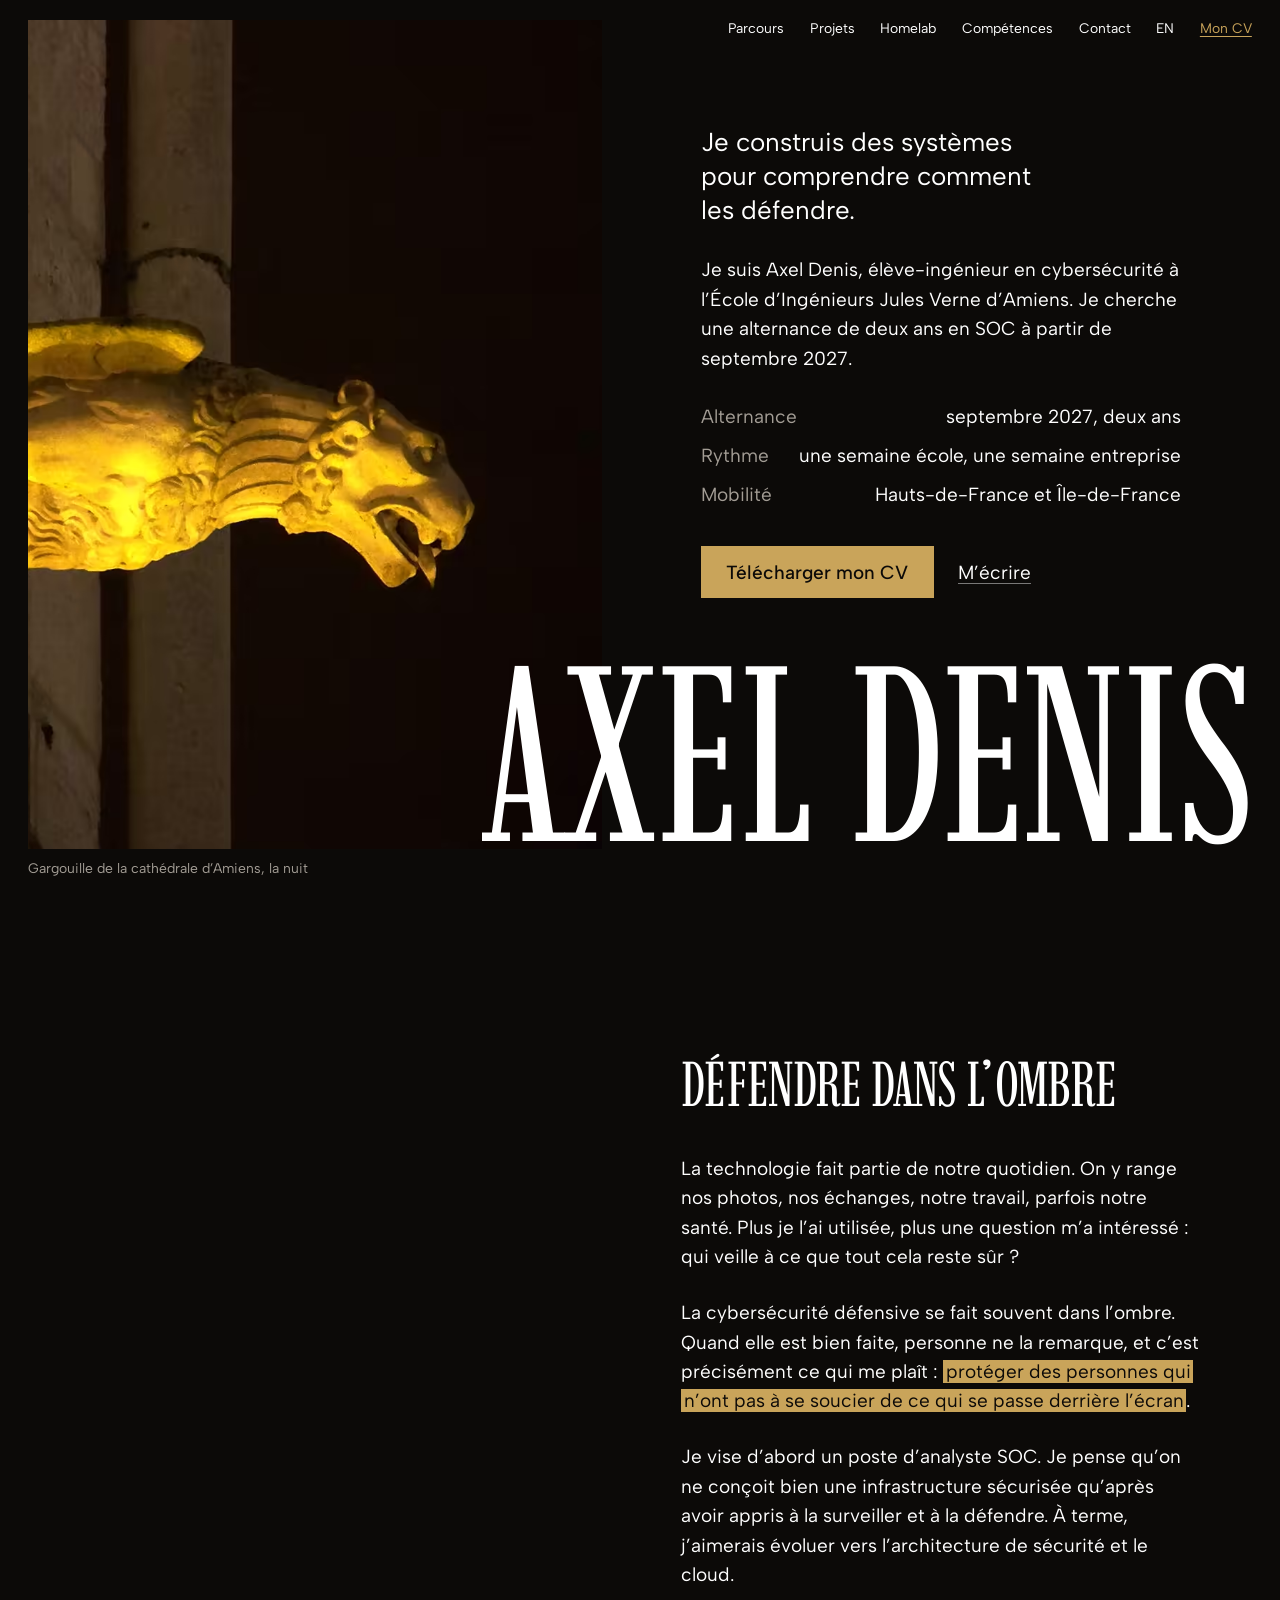
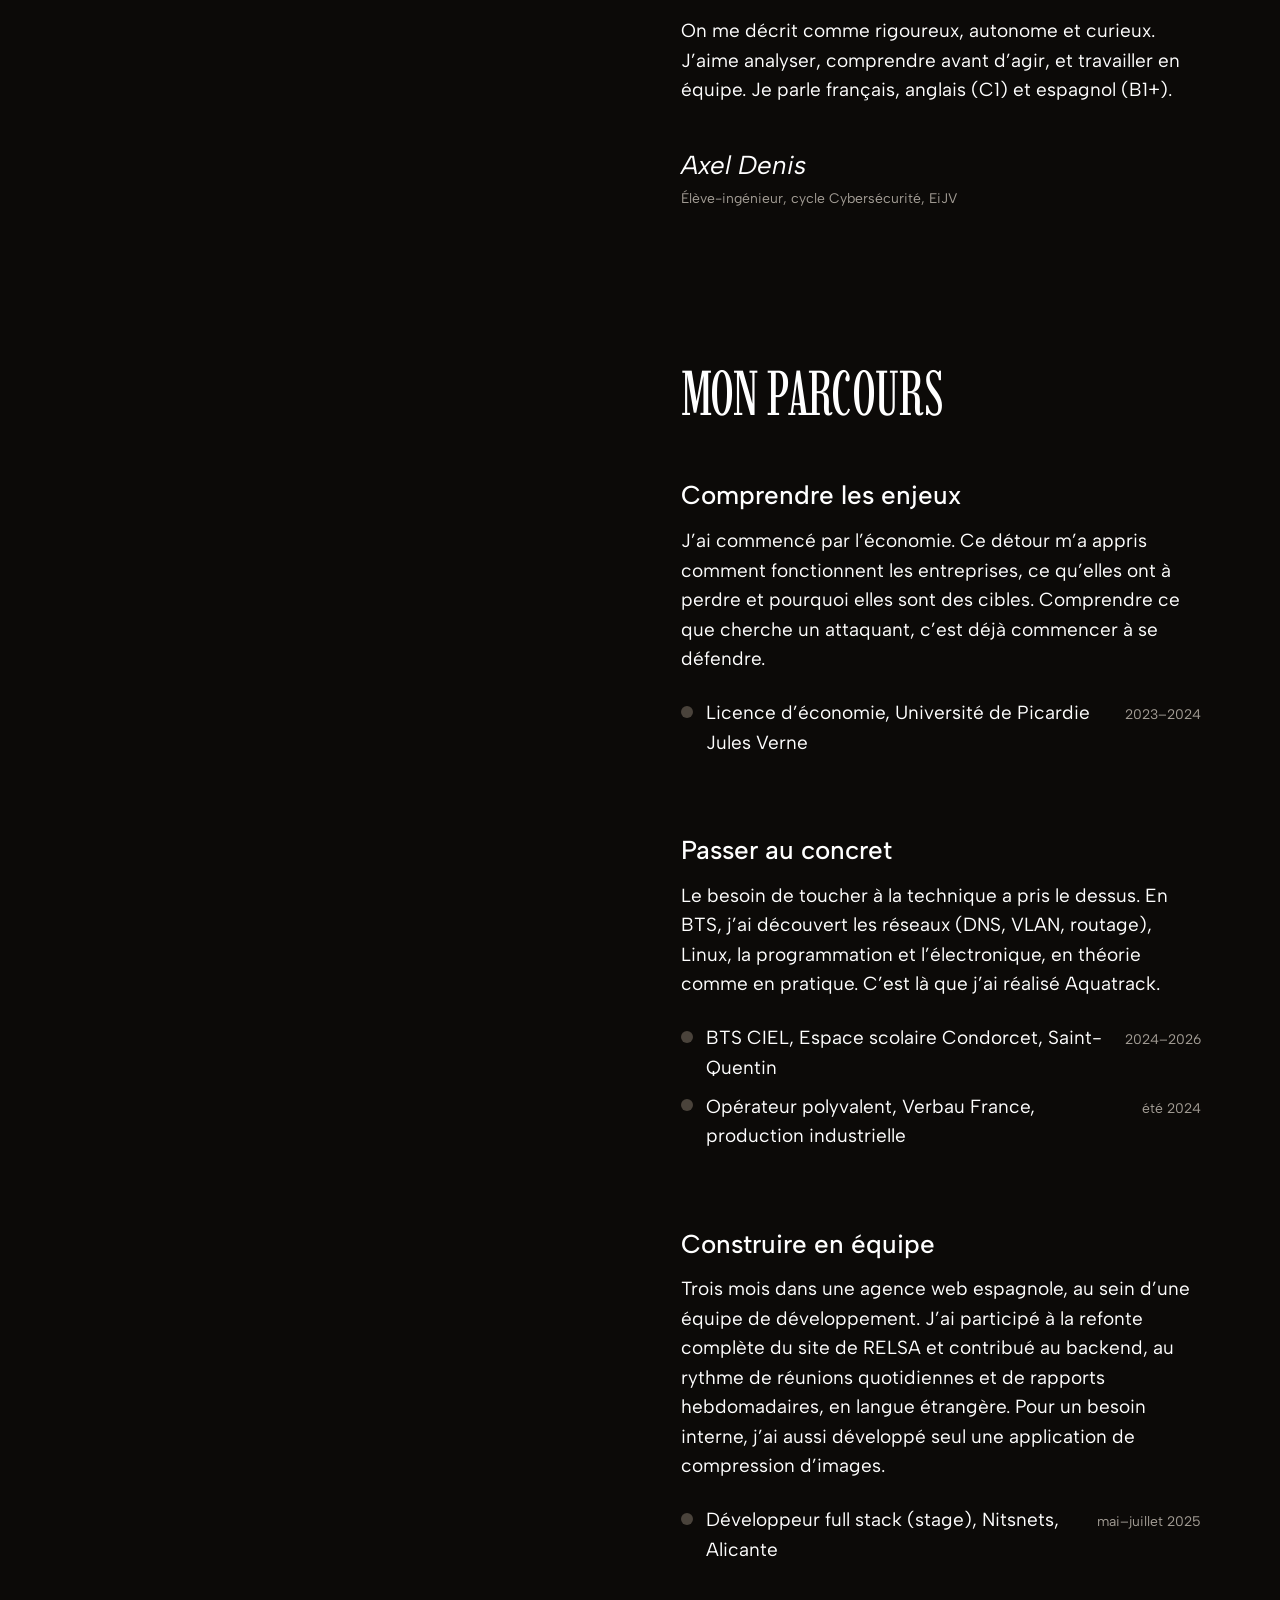
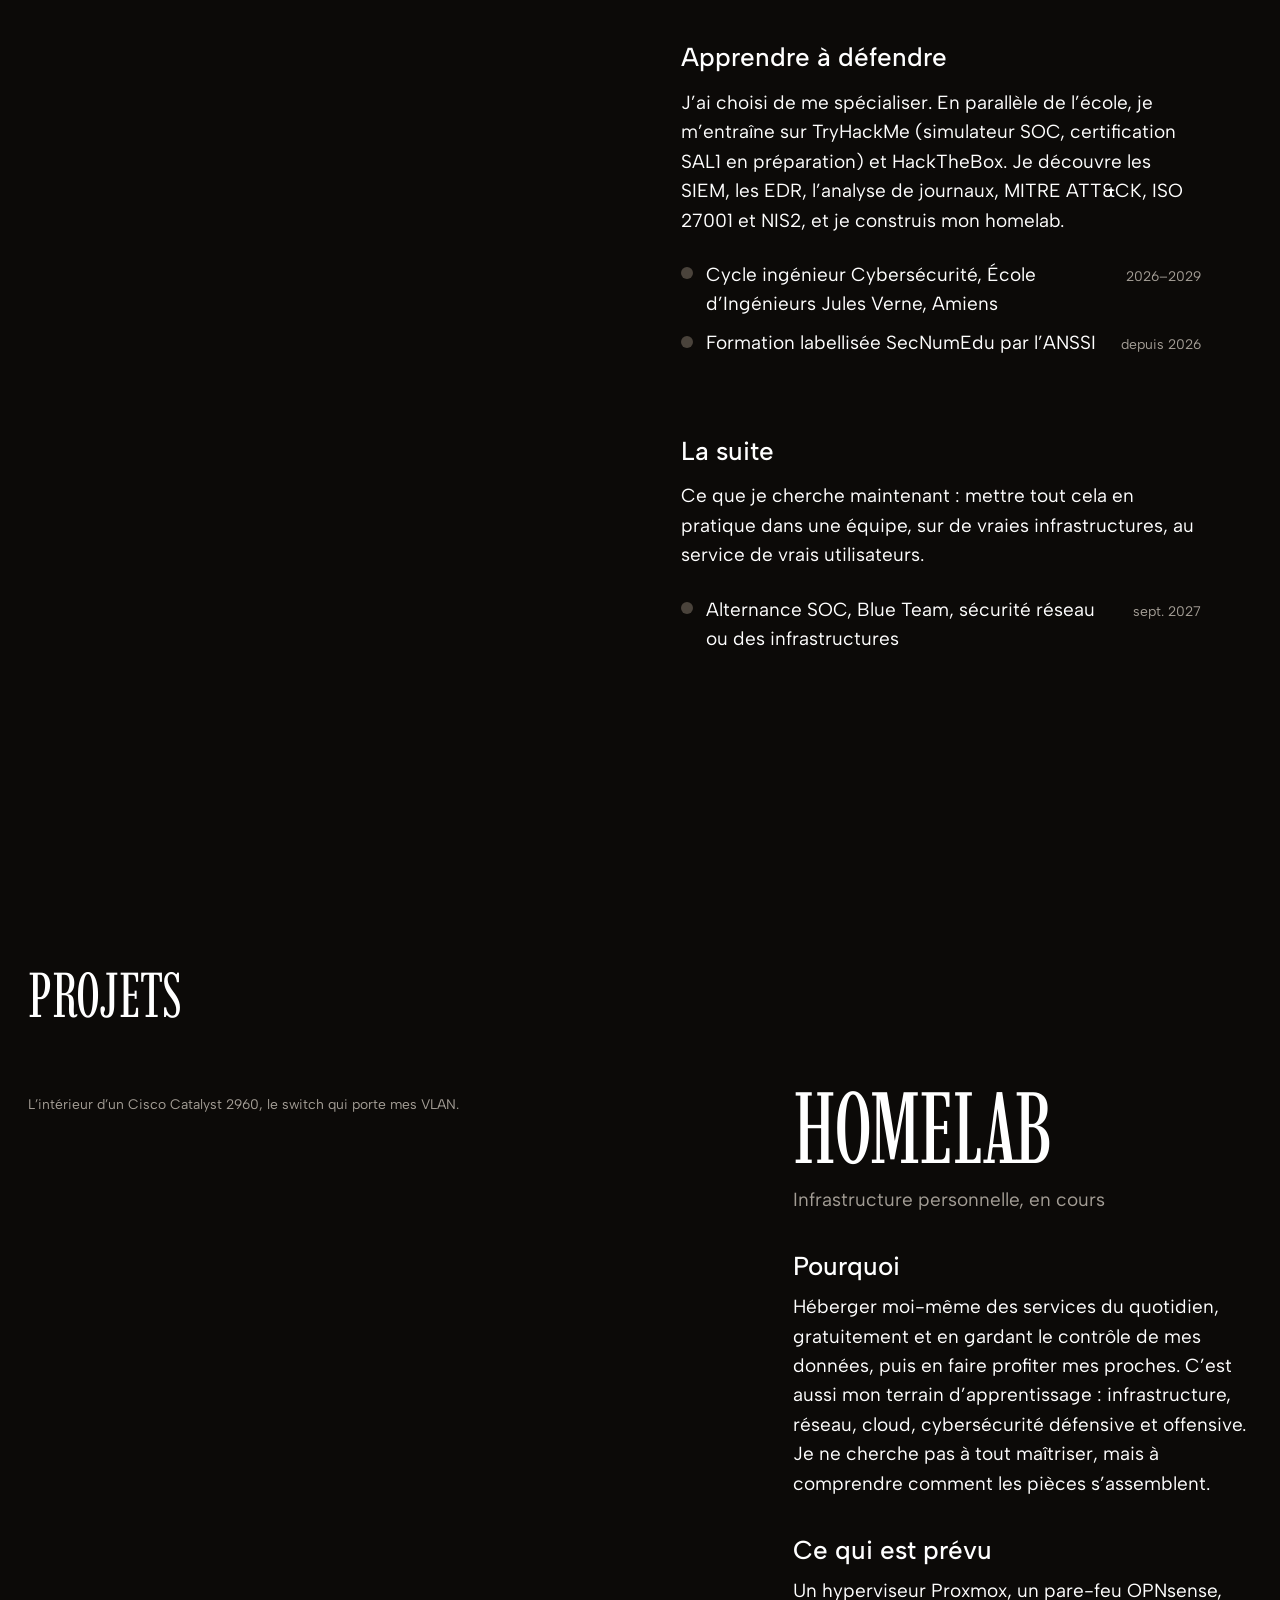
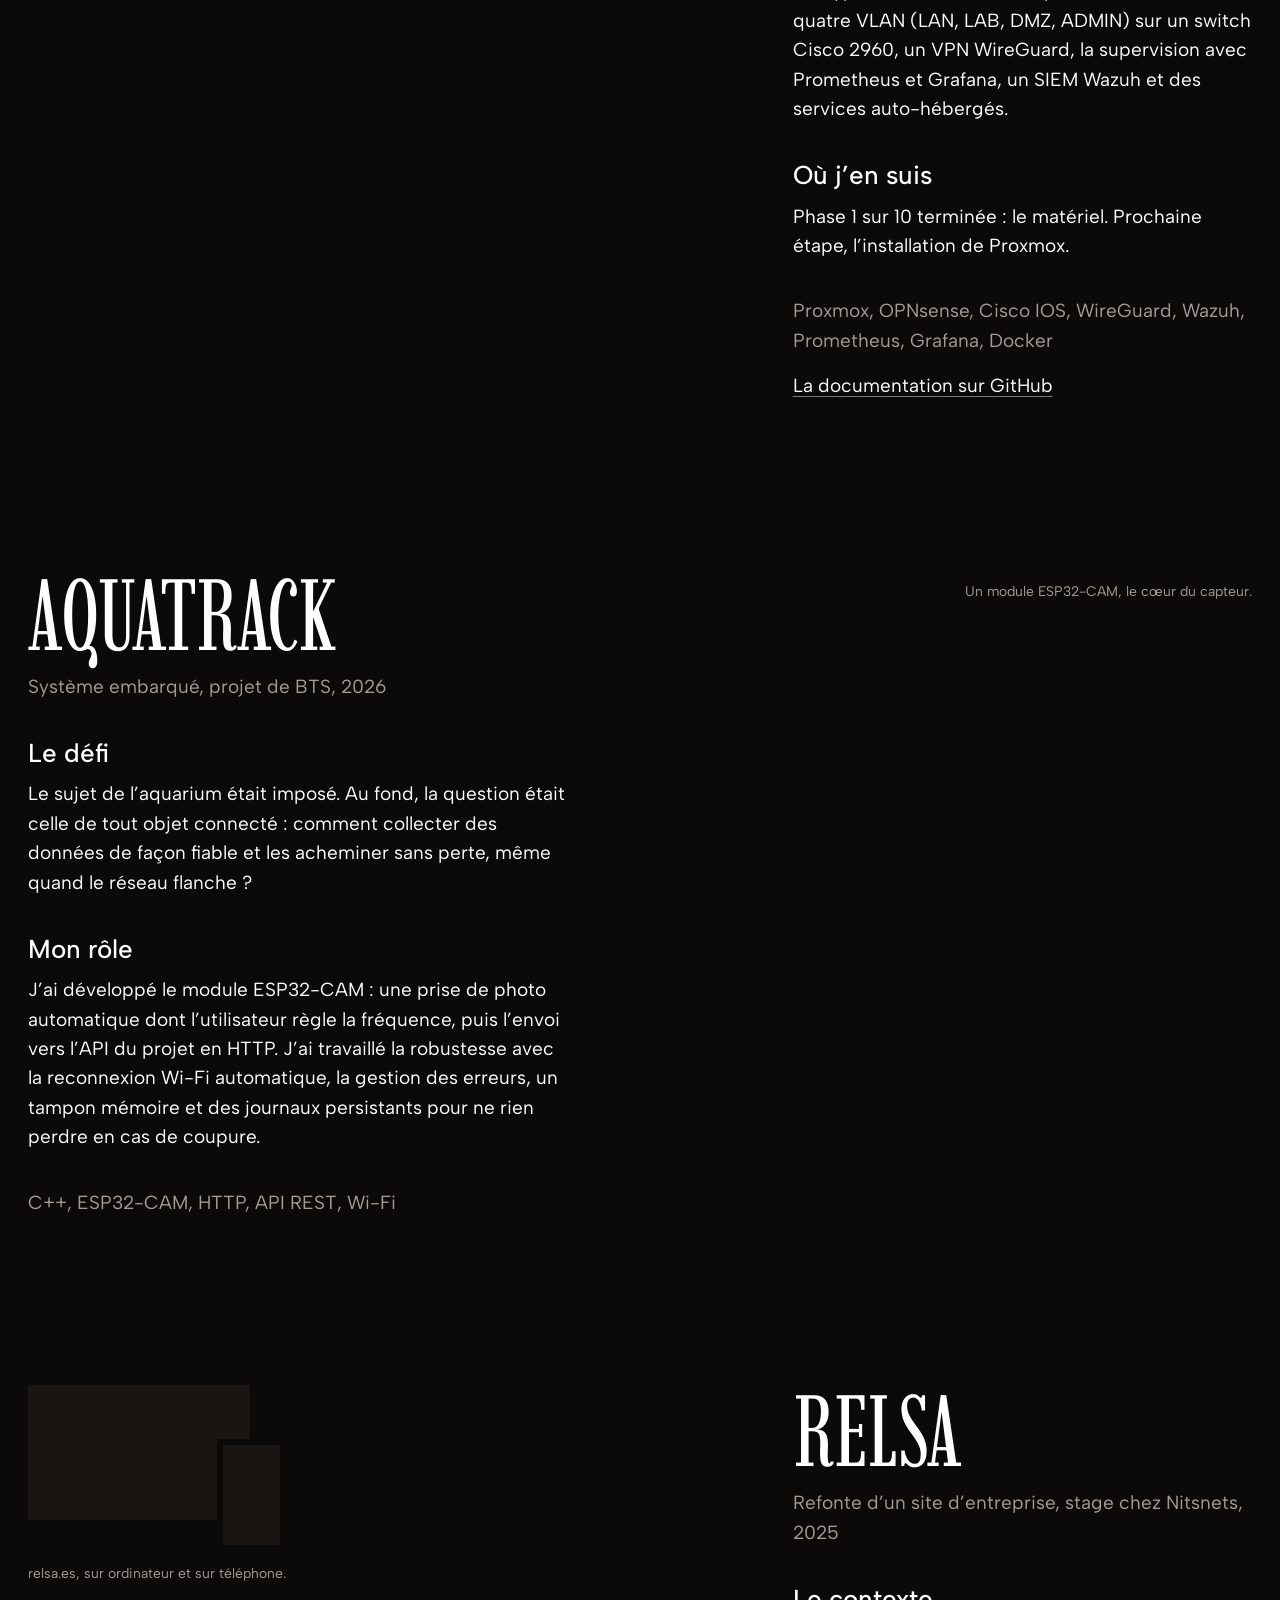
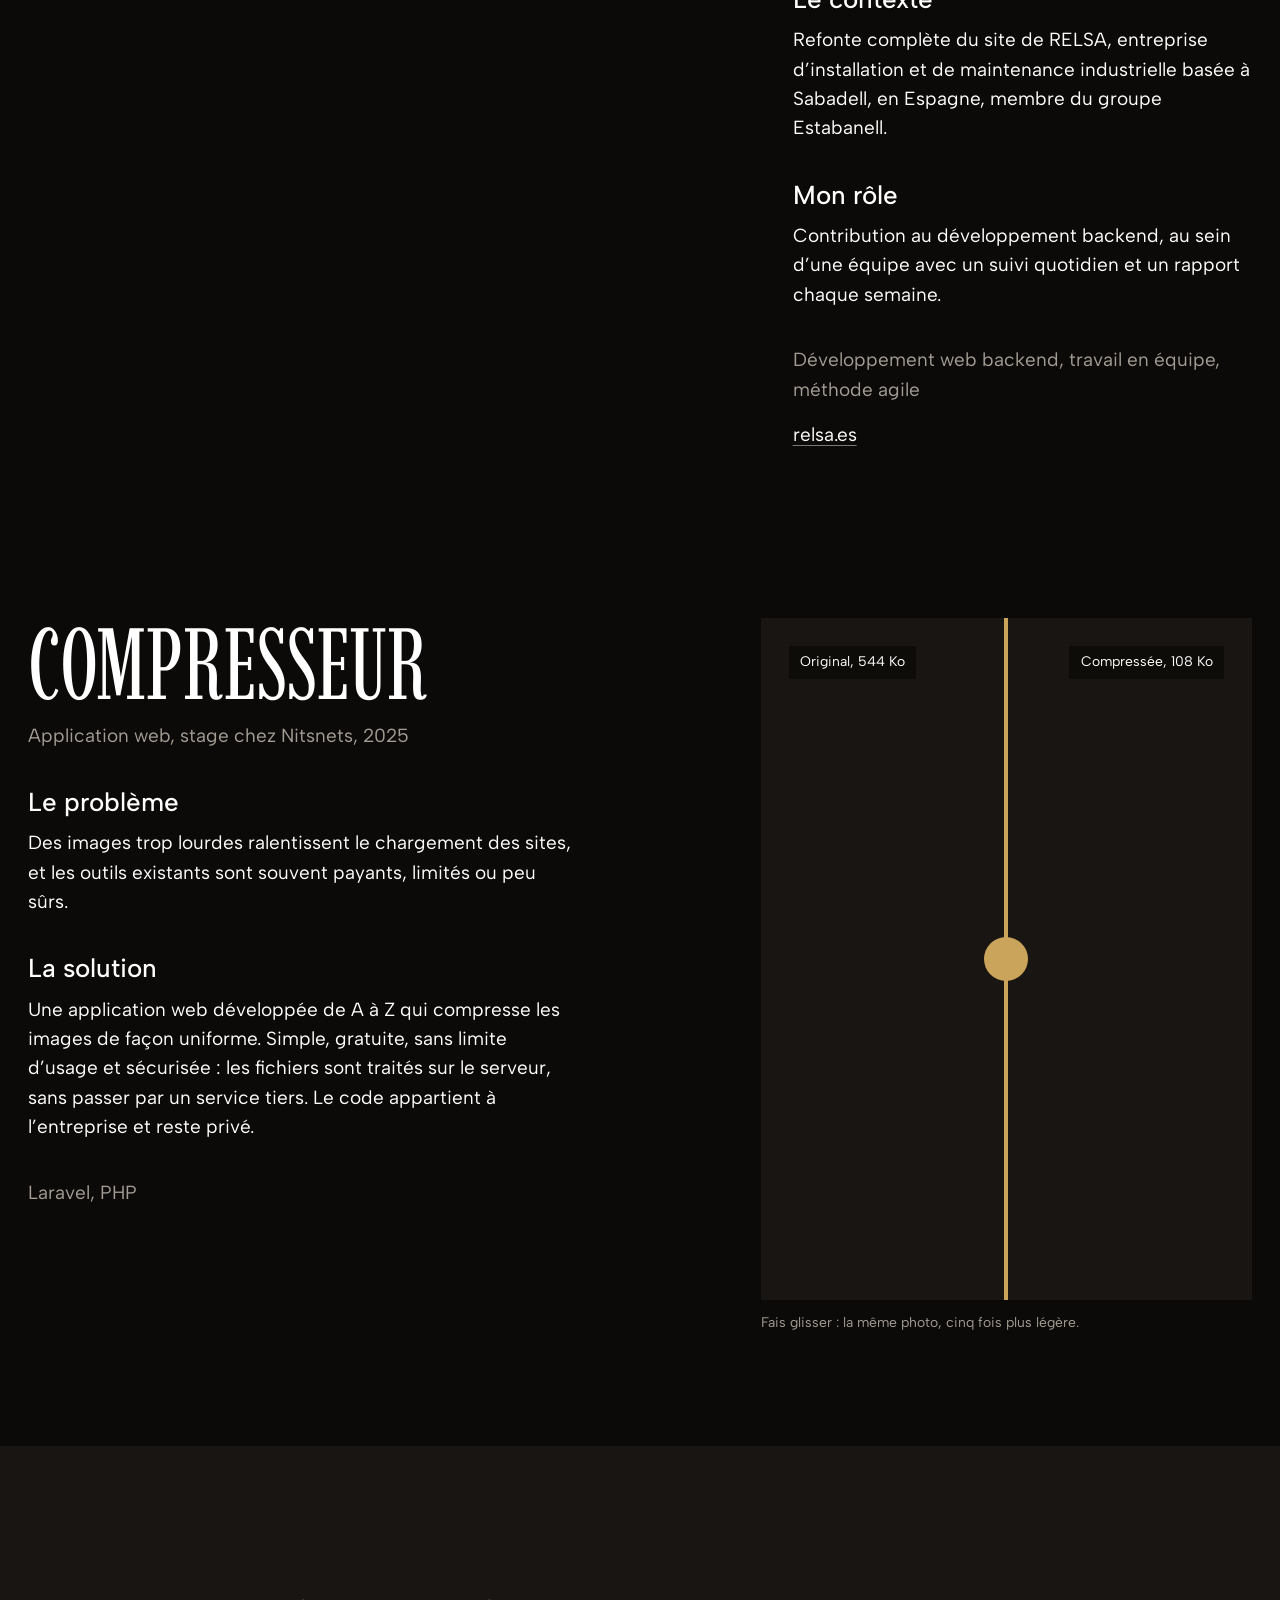
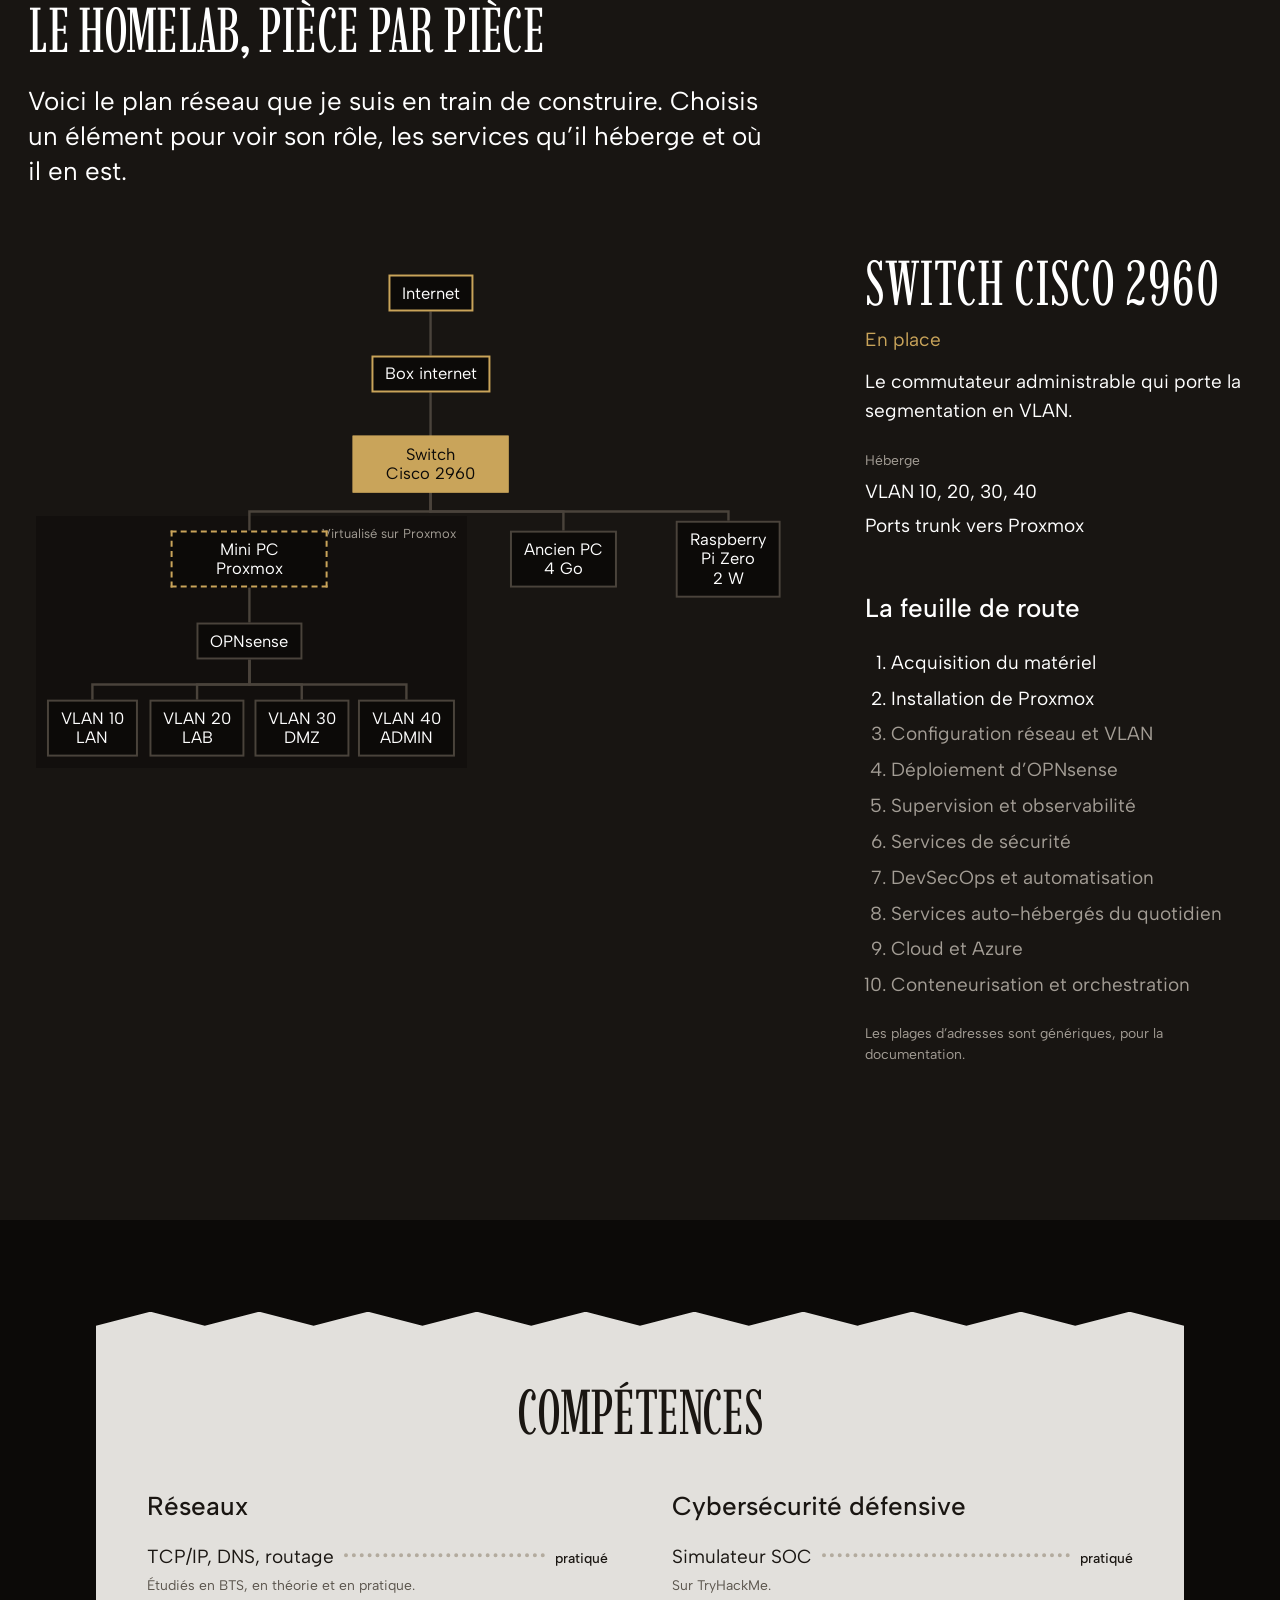
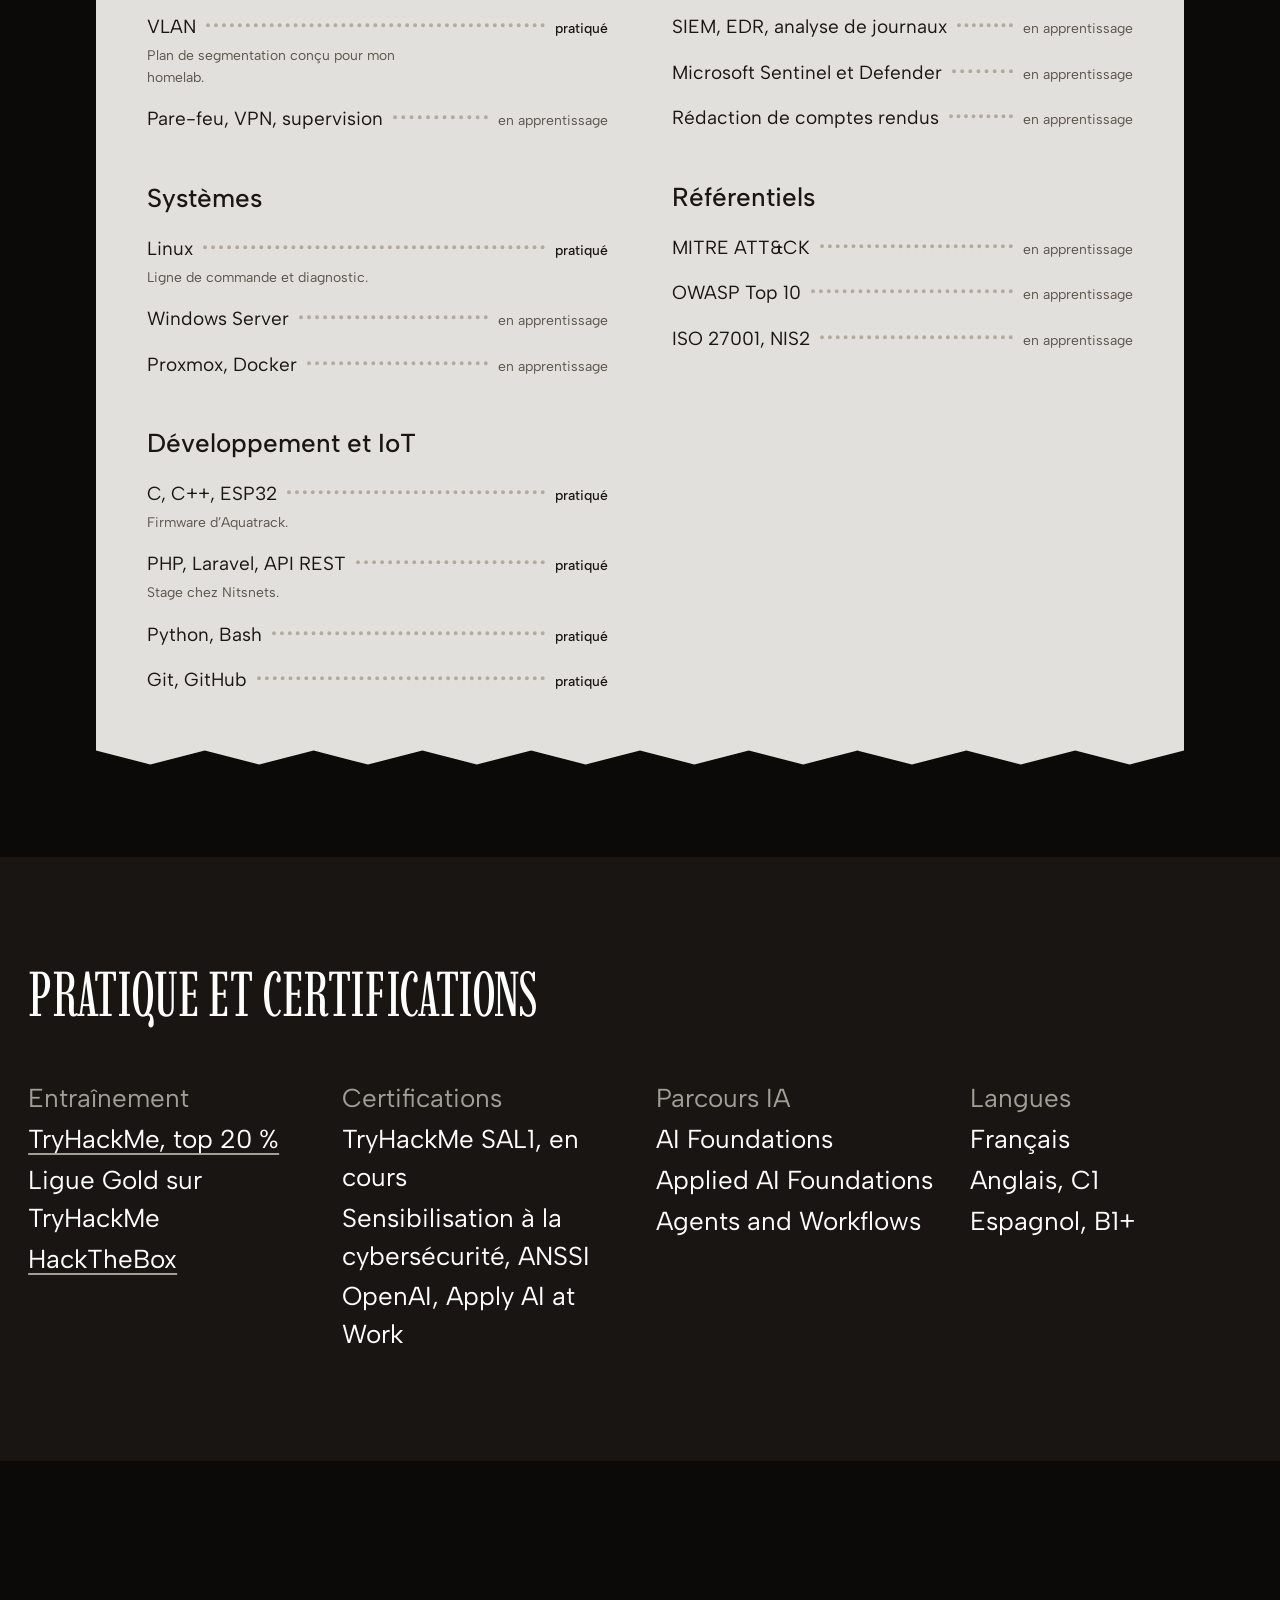
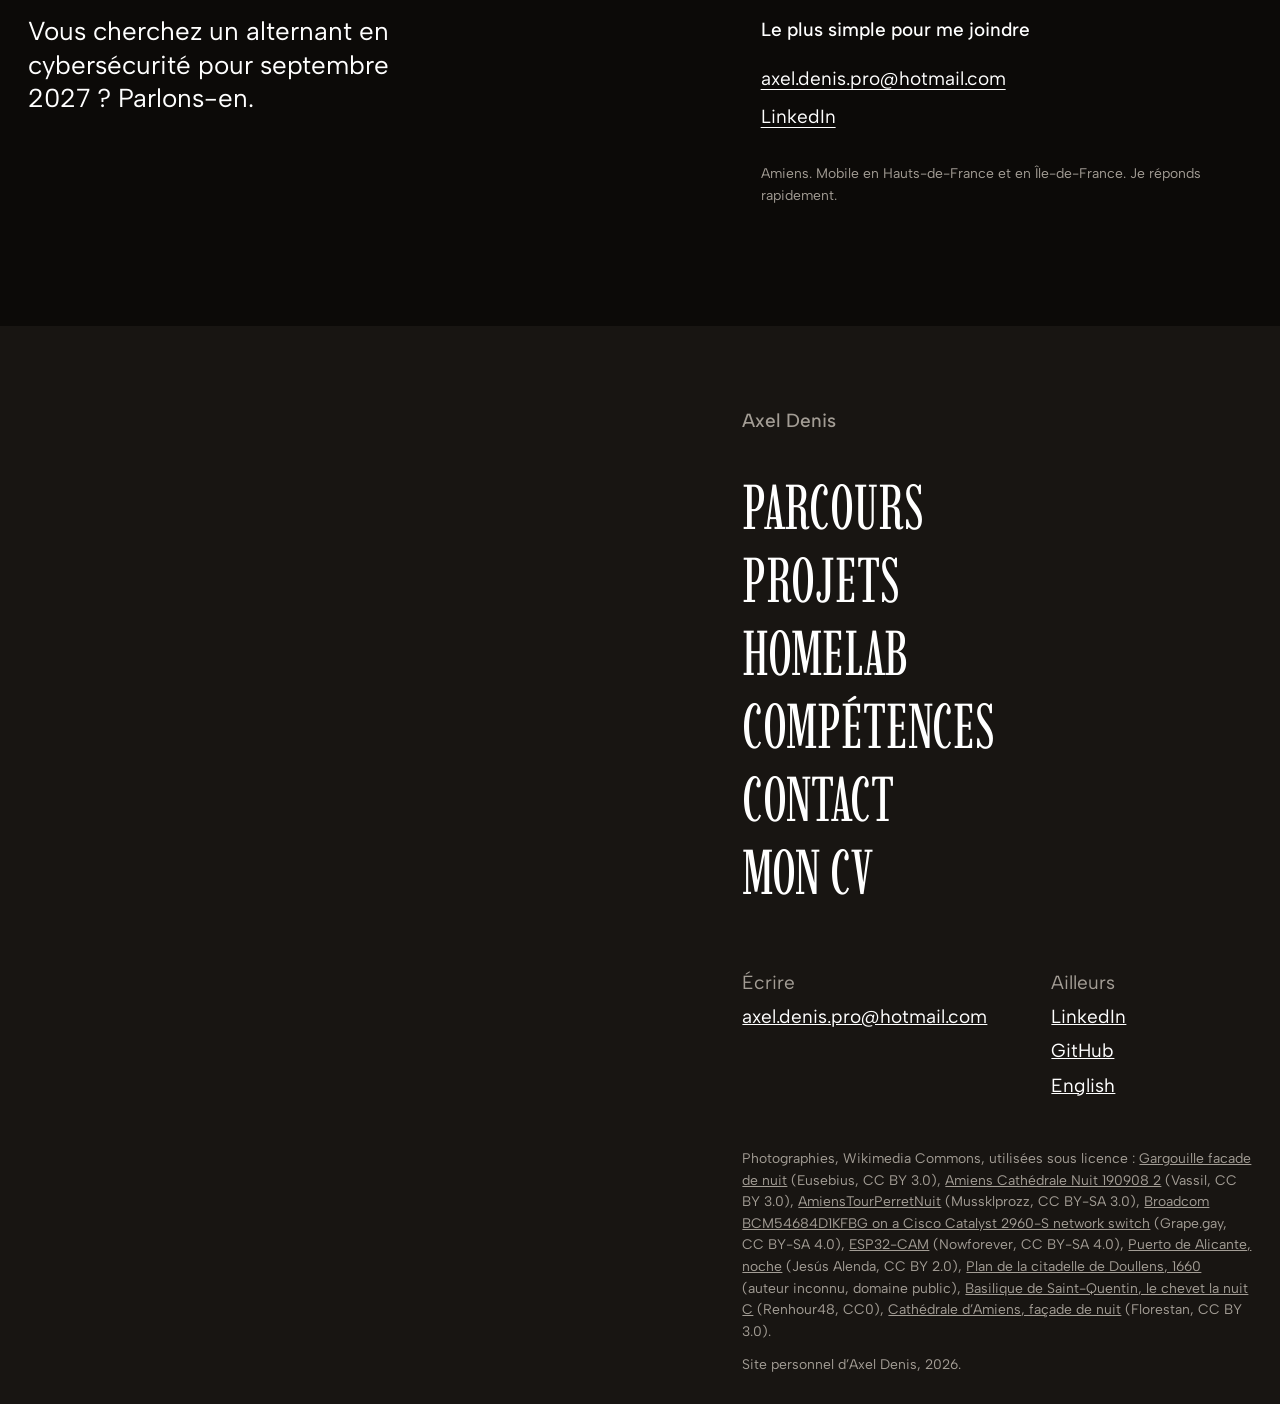
<file: index.html>
<!doctype html>
<html lang="fr">
<head>
<meta charset="utf-8">
<meta name="viewport" content="width=device-width, initial-scale=1">
<title>Axel Denis, élève-ingénieur en cybersécurité</title>
<meta name="description" content="Axel Denis, élève-ingénieur en cybersécurité à l’EiJV (Amiens). Je cherche une alternance de deux ans en SOC ou sécurité réseau dès septembre 2027.">
<meta name="theme-color" content="#0c0a08">
<meta http-equiv="Content-Security-Policy" content="default-src 'self'; script-src 'self' 'sha256-Du+OJKJSbdUgz5nrHeWWINvez6XKDDU/tyj/5c2uvwo='; style-src 'self' 'sha256-KPCm1L2ZiZF8HVkoy0w/TpUQ48aGS4f8jQsD8G9MJAY='; style-src-attr 'unsafe-inline'; img-src 'self' data:; font-src 'self'; object-src 'none'; base-uri 'self'; form-action 'none'">
<meta name="referrer" content="strict-origin-when-cross-origin">
<link rel="canonical" href="https://axeldenis.me/">
<link rel="alternate" hreflang="fr" href="https://axeldenis.me/">
<link rel="alternate" hreflang="en" href="https://axeldenis.me/en/">
<link rel="alternate" hreflang="x-default" href="https://axeldenis.me/">
<meta property="og:type" content="profile">
<meta property="og:title" content="Axel Denis, élève-ingénieur en cybersécurité">
<meta property="og:description" content="Axel Denis, élève-ingénieur en cybersécurité à l’EiJV (Amiens). Je cherche une alternance de deux ans en SOC ou sécurité réseau dès septembre 2027.">
<meta property="og:url" content="https://axeldenis.me/">
<meta property="og:locale" content="fr_FR">
<meta property="og:image" content="https://axeldenis.me/assets/share-fr.jpg">
<meta property="og:image:width" content="1200">
<meta property="og:image:height" content="630">
<meta name="twitter:card" content="summary_large_image">
<link rel="icon" href="assets/favicon.svg" type="image/svg+xml">
<link rel="apple-touch-icon" href="assets/apple-touch-icon.png">
<link rel="preload" href="assets/fonts/albert-sans.woff2" as="font" type="font/woff2" crossorigin>
<link rel="preload" href="assets/fonts/imbue.woff2" as="font" type="font/woff2" crossorigin>
<style>/* Axel Denis, portfolio.
   Direction "split stage" (taste skill, seed 1309929159): warm black, gold, Imbue and Albert Sans.
   The left half holds the night watchers of Amiens; the right half tells the story. */

/* Typefaces, served from this domain (SIL Open Font Licence). */
@font-face { font-family: 'Albert Sans'; font-style: normal; font-weight: 400 500; font-display: swap; src: url('assets/fonts/albert-sans.woff2') format('woff2'); }
@font-face { font-family: 'Albert Sans'; font-style: italic; font-weight: 400; font-display: swap; src: url('assets/fonts/albert-sans-italic.woff2') format('woff2'); }
@font-face { font-family: 'Imbue'; font-style: normal; font-weight: 400; font-display: swap; src: url('assets/fonts/imbue.woff2') format('woff2'); }

:root {
  --bg: #0c0a08;
  --surface: #181512;
  --ink: #ffffff;
  --muted: #a39d95;
  --line: #4a433b;
  --accent: #c9a45a;
  --accent-ink: #0c0a08;
  --paper: #e2e0dc;
  --paper-ink: #1a1612;
  --paper-muted: #5a544c;

  --font-display: 'Imbue', 'Times New Roman', serif;
  --font-text: 'Albert Sans', system-ui, sans-serif;

  /* The five sizes of the page. */
  --step-small: clamp(0.8125rem, 0.79rem + 0.1vw, 0.875rem);
  --step-body: clamp(1.0625rem, 1rem + 0.25vw, 1.1875rem);
  --step-lead: clamp(1.25rem, 1.1rem + 0.7vw, 1.625rem);
  --step-head: clamp(2.25rem, 1.4rem + 3.2vw, 4rem);
  --step-display: min(19.5vw, 29svh);

  --margin: clamp(1.25rem, 2.2vw, 2rem);
  --pad: clamp(1.5rem, 4vw, 4.5rem);
  --section: clamp(7.5rem, 12vw, 12rem);
  --stage-w: 47vw;

  --ease-out: cubic-bezier(0.22, 1, 0.36, 1);
  --ease-expo: cubic-bezier(0.16, 1, 0.3, 1);
  --ease-soft: cubic-bezier(0.33, 1, 0.68, 1);
  --t-press: 140ms;
  --t-hover: 180ms;
  --t-ui: 240ms;
}

/* ---------- reset ---------- */
*, *::before, *::after { box-sizing: border-box; }
html { -webkit-text-size-adjust: 100%; text-size-adjust: 100%; }
body { margin: 0; background: var(--bg); color: var(--ink); font-family: var(--font-text); font-size: var(--step-body); line-height: 1.55; -webkit-font-smoothing: antialiased; overflow-x: clip; }
h1, h2, h3, h4, p, figure, ul, ol, dl, dd { margin: 0; }
ul, ol { padding: 0; list-style: none; }
img, svg { display: block; max-width: 100%; }
picture { display: contents; }
img { height: auto; background: var(--surface); }
button { font: inherit; color: inherit; background: none; border: 0; padding: 0; cursor: pointer; }
a { color: inherit; }
::selection { background: var(--accent); color: var(--accent-ink); }
:focus-visible { outline: 2px solid var(--accent); outline-offset: 3px; }
:target { scroll-margin-top: 5rem; }
h1, h2, h3, h4 { font-weight: 400; font-size: inherit; text-wrap: balance; }
.visually-hidden { position: absolute; width: 1px; height: 1px; overflow: hidden; clip-path: inset(50%); white-space: nowrap; }
.skip { position: absolute; left: var(--margin); top: -4rem; z-index: 50; background: var(--accent); color: var(--accent-ink); padding: 0.6rem 1rem; }
.skip:focus { top: 1rem; }

.section-title { font-family: var(--font-display); text-transform: uppercase; font-size: var(--step-head); line-height: 0.95; letter-spacing: -0.01em; }

/* ---------- controls ---------- */
.button { display: inline-flex; align-items: center; min-height: 3.25rem; padding: 0 1.6rem; background: var(--accent); color: var(--accent-ink); text-decoration: none; font-weight: 500; transition: transform var(--t-press) var(--ease-out), background-color var(--t-hover) ease; }
.button:active { transform: scale(0.97); }
.link { text-decoration: underline; text-underline-offset: 0.22em; text-decoration-thickness: 0.07em; text-decoration-color: color-mix(in srgb, currentColor 45%, transparent); transition: text-decoration-color var(--t-hover) ease, color var(--t-hover) ease; }
@media (hover: hover) and (pointer: fine) {
  .button:hover { background: #dcb96d; }
  .link:hover { text-decoration-color: currentColor; color: var(--accent); }
}

/* ---------- top bar: stays within reach, steps aside while reading down ---------- */
.bar { position: fixed; inset: 0 0 auto 0; z-index: 20; display: flex; justify-content: space-between; align-items: center; gap: 1.5rem; padding: 0.9rem var(--margin); transition: transform var(--t-ui) var(--ease-out), background-color var(--t-hover) ease; }
.bar.is-scrolled { background: var(--bg); }
.bar.is-hidden { transform: translateY(-100%); }
.bar:focus-within { transform: none; }
.bar__mark { visibility: hidden; text-decoration: none; font-weight: 500; }
.bar.is-scrolled .bar__mark { visibility: visible; }
.bar__toggle { display: none; min-height: 2.75rem; padding: 0 0.25rem; font-size: var(--step-small); text-decoration: underline; text-underline-offset: 0.22em; }
.bar__nav ul { display: flex; gap: clamp(1rem, 2vw, 2rem); align-items: center; font-size: var(--step-small); }
.bar__nav a { text-decoration: none; transition: color var(--t-hover) ease; }
.bar__nav a:hover { color: var(--accent); }
.bar__action { color: var(--accent); text-decoration: underline !important; text-underline-offset: 0.22em; }

/* ---------- split: fixed photograph, scrolling column ---------- */
.split { position: relative; display: grid; grid-template-columns: var(--stage-w) 1fr; }
.stage { grid-column: 1; grid-row: 1; position: sticky; top: 0; height: 100svh; padding: 20px 0 20px var(--margin); display: grid; grid-template-rows: 1fr auto; }
.stage__inner { position: relative; min-height: 0; }
.stage__frame { position: absolute; inset: 0; overflow: hidden; opacity: 0; visibility: hidden; transition: opacity 900ms ease, visibility 0s linear 900ms; }
.stage__frame.is-active { opacity: 1; visibility: visible; transition: opacity 900ms ease, visibility 0s; }
.stage__frame img { width: 100%; height: 100%; object-fit: cover; }
.stage__caption { padding-top: 0.6rem; font-size: var(--step-small); color: var(--muted); }

.col { grid-column: 2; grid-row: 1; padding-inline: var(--pad); min-width: 0; }

/* ---------- hero ---------- */
.hero { position: relative; min-height: 100svh; padding-top: 14svh; padding-bottom: calc(var(--step-display) * 0.85 + 5.5rem); }
.hero__text { max-width: 30rem; margin-inline: auto; }
.hero__lead { font-size: var(--step-lead); line-height: 1.3; max-width: 22ch; }
.hero__intro { margin-top: 1.75rem; max-width: 44ch; }
.hero__facts { margin-top: 1.5rem; }
.hero__facts div { display: flex; justify-content: space-between; gap: 1.5rem; padding-block: 0.3rem; }
.hero__facts dt { color: var(--muted); }
.hero__facts dd { text-align: right; }
.hero__actions { margin-top: 2rem; display: flex; flex-wrap: wrap; align-items: center; gap: 1.5rem; }

/* The name starts over the photograph and ends on the right margin. */
.wordmark { position: absolute; z-index: 5; bottom: 2.5rem; right: calc(var(--margin) - var(--pad)); transform-origin: 100% 100%; font-family: var(--font-display); text-transform: uppercase; font-size: var(--step-display); line-height: 0.85; letter-spacing: -0.01em; white-space: nowrap; }

/* ---------- about: the letter ---------- */
.about { max-width: 32.5rem; margin-inline: auto; padding-block: var(--section); }
.about__title { margin-bottom: 2.5rem; }
.about p + p { margin-top: 1.4em; }
.about mark { background: var(--accent); color: var(--accent-ink); padding: 0 0.15em; box-decoration-break: clone; -webkit-box-decoration-break: clone; }
.about__sign { margin-top: 2.5rem !important; font-style: italic; font-size: var(--step-lead); }
.about__sign span { display: block; font-style: normal; font-size: var(--step-small); color: var(--muted); margin-top: 0.2rem; }

/* ---------- path: two-ended rows ---------- */
.path { max-width: 32.5rem; margin-inline: auto; padding-bottom: var(--section); }
.path .section-title { margin-bottom: 3.5rem; }
.chapter + .chapter { margin-top: 4.5rem; }
.chapter__photo { display: none; }
.chapter__title { font-weight: 500; font-size: var(--step-lead); line-height: 1.25; }
.chapter__text { margin-top: 0.9rem; }
.rows { margin-top: 1.25rem; }
.rows li { display: flex; justify-content: space-between; align-items: baseline; gap: 1.25rem; min-height: 2.25rem; padding-block: 0.3rem; }
.rows__name { position: relative; padding-left: 1.6rem; }
.rows__name::before { content: ''; position: absolute; left: 0; top: 0.4em; width: 0.75rem; height: 0.75rem; border-radius: 50%; background: var(--line); }
.rows__value { flex: none; font-size: var(--step-small); color: var(--muted); font-variant-numeric: tabular-nums; }

/* ---------- work: one whole picture per project, the story beside it ---------- */
.work { padding: var(--section) var(--margin) 0; }
.project { display: grid; grid-template-columns: repeat(12, minmax(0, 1fr)); column-gap: 2rem; row-gap: 2rem; align-items: start; padding-block: 3.5rem 7rem; }
.project__media { grid-column: 1 / span 7; position: sticky; top: var(--margin); }
.project__text { grid-column: 8 / span 5; padding-left: 2rem; }
.project:nth-of-type(even) .project__media { grid-column: 6 / span 7; grid-row: 1; }
.project:nth-of-type(even) .project__text { grid-column: 1 / span 5; grid-row: 1; padding: 0 2rem 0 0; }
/* A tall picture takes a narrower column, so no hole opens beside it. */
.project--tall .project__media { grid-column: 1 / span 5; }
.project--tall .project__text { grid-column: 7 / span 6; padding: 0; }
.project--tall:nth-of-type(even) .project__media { grid-column: 8 / span 5; }
.project--tall:nth-of-type(even) .project__text { grid-column: 1 / span 6; padding: 0; }
.project__title { font-family: var(--font-display); text-transform: uppercase; font-size: clamp(3rem, 1.2rem + 6.4vw, 7rem); line-height: 0.9; letter-spacing: -0.01em; }
.project__discipline { margin-top: 0.75rem; color: var(--muted); }
.project__text h4 { margin-top: 2.25rem; font-weight: 500; font-size: var(--step-lead); line-height: 1.25; }
.project__text h4 + p { margin-top: 0.6rem; max-width: 34rem; }
.project__stack { margin-top: 2.25rem; color: var(--muted); max-width: 34rem; }
.project__text .link { display: inline-block; margin-top: 1rem; }

.shot { width: fit-content; max-width: 100%; }
.project:nth-of-type(even) .shot { margin-left: auto; }
.shot img { width: auto; max-width: 100%; max-height: 84svh; }
.shot figcaption { margin-top: 0.75rem; font-size: var(--step-small); color: var(--muted); }

.devices { position: relative; padding-bottom: 12%; }
.devices__desktop { width: 86% !important; max-height: none !important; }
.devices__phone { position: absolute; right: 0; bottom: 0; width: 27% !important; max-height: none !important; border: 6px solid var(--bg); }

.shot--compare { width: min(100%, calc(84svh * 1200 / 1668)); }
.compare { position: relative; width: 100%; aspect-ratio: 1200 / 1668; overflow: hidden; touch-action: pan-y; }
.compare img { position: absolute; inset: 0; width: 100%; height: 100%; max-height: none; object-fit: cover; }
.compare__after { clip-path: inset(0 0 0 var(--x)); }
.compare__handle { position: absolute; top: 0; bottom: 0; left: var(--x); width: 4px; transform: translateX(-50%); background: var(--accent); pointer-events: none; }
.compare__handle::after { content: ""; position: absolute; top: 50%; left: 50%; width: 2.75rem; height: 2.75rem; transform: translate(-50%, -50%); border-radius: 50%; background: var(--accent); }
.compare__label { position: absolute; top: var(--margin); padding: 0.35rem 0.7rem; background: rgb(12 10 8 / 0.82); font-size: var(--step-small); pointer-events: none; }
.compare__label--before { left: var(--margin); }
.compare__label--after { right: var(--margin); }
.compare__range { position: absolute; inset: 0; width: 100%; height: 100%; margin: 0; opacity: 0; cursor: ew-resize; }
.compare:has(.compare__range:focus-visible) { outline: 2px solid var(--accent); outline-offset: 3px; }

/* ---------- lab: the live network plan ---------- */
.lab { background: var(--surface); padding: var(--section) var(--margin); display: grid; grid-template-columns: repeat(12, minmax(0, 1fr)); column-gap: 2rem; }
.lab__head { grid-column: 1 / span 8; margin-bottom: 4rem; }
.lab__head p { margin-top: 1.5rem; max-width: 46ch; font-size: var(--step-lead); line-height: 1.35; }
.lab__body { grid-column: 1 / -1; display: grid; grid-template-columns: subgrid; row-gap: 3rem; }
.lab__body > .map { grid-column: 1 / span 8; grid-row: 1 / span 2; }
.lab__detail { grid-column: 9 / span 4; }
.lab__roadmap { grid-column: 9 / span 4; }

.map { position: relative; aspect-ratio: 1000 / 640; container-type: inline-size; }
.map__zone { position: absolute; left: 1%; top: 51%; width: 53.5%; bottom: 0; background: rgb(12 10 8 / 0.5); display: flex; align-items: flex-start; justify-content: flex-end; padding: 0.6em 0.8em; font-size: clamp(0.8125rem, 1.55cqi, 0.875rem); color: var(--muted); }
.map__wires { position: absolute; inset: 0; width: 100%; height: 100%; fill: none; stroke: var(--line); stroke-width: 3; vector-effect: non-scaling-stroke; }
.node { position: absolute; transform: translate(-50%, -50%); max-width: 9.5em; text-align: center; text-wrap: balance; padding: 0.4em 0.7em; background: var(--bg); border: 2px solid var(--line); font-size: clamp(0.8125rem, 2.05cqi, 1.1875rem); line-height: 1.2; transition: background-color var(--t-hover) ease, color var(--t-hover) ease, border-color var(--t-hover) ease, transform var(--t-press) var(--ease-out); }
.node--done { border-color: var(--accent); }
.node--next { border-color: var(--accent); border-style: dashed; }
button.node:hover { border-color: var(--ink); }
button.node:active { transform: translate(-50%, -50%) scale(0.96); }
button.node[aria-pressed='true'] { background: var(--accent); color: var(--accent-ink); border-color: var(--accent); }

.lab__detail h3 { font-family: var(--font-display); text-transform: uppercase; font-size: var(--step-head); line-height: 0.95; }
.lab__status { margin-top: 0.75rem; color: var(--muted); }
.lab__status--done, .lab__status--next { color: var(--accent); }
.lab__role { margin-top: 0.75rem; }
.lab__hosts-title { margin-top: 1.5rem; color: var(--muted); font-size: var(--step-small); }
.lab__hosts { margin-top: 0.4rem; display: flex; flex-wrap: wrap; gap: 0.25rem 1.25rem; }
.lab__roadmap h3 { font-weight: 500; font-size: var(--step-lead); margin-bottom: 1rem; }
.lab__roadmap ol { list-style: decimal; padding-left: 1.6rem; color: var(--muted); font-variant-numeric: tabular-nums; }
.lab__roadmap li { padding-block: 0.2rem; }
.lab__roadmap li.is-done, .lab__roadmap li.is-next { color: var(--ink); }
.lab__note { margin-top: 1.25rem; font-size: var(--step-small); color: var(--muted); }

/* ---------- skills: printed as a menu ---------- */
.skills { padding: calc(var(--section) * 0.6) var(--margin); display: grid; place-items: center; }
.menu { --cut: 14px; width: min(100%, 38rem); background: var(--paper); color: var(--paper-ink); padding: calc(3.5rem + var(--cut)) clamp(1.25rem, 4vw, 3.5rem);
  clip-path: polygon(0 var(--cut), 5% 0, 10% var(--cut), 15% 0, 20% var(--cut), 25% 0, 30% var(--cut), 35% 0, 40% var(--cut), 45% 0, 50% var(--cut), 55% 0, 60% var(--cut), 65% 0, 70% var(--cut), 75% 0, 80% var(--cut), 85% 0, 90% var(--cut), 95% 0, 100% var(--cut),
    100% calc(100% - var(--cut)), 95% 100%, 90% calc(100% - var(--cut)), 85% 100%, 80% calc(100% - var(--cut)), 75% 100%, 70% calc(100% - var(--cut)), 65% 100%, 60% calc(100% - var(--cut)), 55% 100%, 50% calc(100% - var(--cut)), 45% 100%, 40% calc(100% - var(--cut)), 35% 100%, 30% calc(100% - var(--cut)), 25% 100%, 20% calc(100% - var(--cut)), 15% 100%, 10% calc(100% - var(--cut)), 5% 100%, 0 calc(100% - var(--cut))); }
.menu__title { text-align: center; margin-bottom: 2.75rem; }
.menu__group { break-inside: avoid; padding-bottom: 2.75rem; }
.menu__group:last-child { padding-bottom: 0; }
@media (min-width: 60.0625rem) {
  .menu { width: min(100%, 68rem); }
  .menu__groups { columns: 2; column-gap: clamp(2.5rem, 5vw, 5rem); }
  .menu__group:nth-child(4) { break-before: column; }
  .menu__group:nth-child(3) { padding-bottom: 0; }
}
.menu__group h3 { font-weight: 500; font-size: var(--step-lead); margin-bottom: 1rem; }
.menu__item + .menu__item { margin-top: 1rem; }
.menu__line { display: flex; align-items: baseline; gap: 0.6rem; }
.menu__dots { flex: 1; min-width: 1.5rem; border-bottom: 4px dotted #b3ab9e; transform: translateY(-0.3em); }
.menu__value { flex: none; font-size: var(--step-small); }
.menu__value--done { color: var(--paper-ink); font-weight: 500; }
.menu__value--learning { color: var(--paper-muted); }
.menu__desc { display: block; max-width: 34ch; margin-top: 0.2rem; font-size: var(--step-small); color: var(--paper-muted); }

/* ---------- proof: plain names in columns ---------- */
.names { background: var(--surface); padding: calc(var(--section) * 0.7) var(--margin); }
.names .section-title { margin-bottom: 3.5rem; }
.names__cols { display: grid; grid-template-columns: repeat(4, minmax(0, 1fr)); gap: 2rem; font-size: var(--step-lead); line-height: 1.45; }
.names__cols li + li { margin-top: 0.2rem; }
.names__kind { color: var(--muted); }
.names__cols a { text-decoration: underline; text-underline-offset: 0.2em; text-decoration-thickness: 0.06em; text-decoration-color: var(--muted); transition: color var(--t-hover) ease; }
.names__cols a:hover { color: var(--accent); }

/* ---------- contact band ---------- */
.contact { padding: var(--section) var(--margin) 7.5rem; display: grid; grid-template-columns: repeat(12, minmax(0, 1fr)); column-gap: 2rem; row-gap: 2rem; align-items: start; }
.contact__sentence { grid-column: 1 / span 6; font-size: var(--step-lead); line-height: 1.3; max-width: 26ch; }
.contact__links { grid-column: 8 / span 5; display: flex; flex-direction: column; align-items: flex-start; gap: 0.5rem; }
.contact__question { font-weight: 500; margin-bottom: 0.75rem; }
.contact__links a { text-decoration: underline; text-underline-offset: 0.22em; text-decoration-thickness: 0.07em; overflow-wrap: anywhere; transition: color var(--t-hover) ease; }
.contact__links a:hover { color: var(--accent); }
.contact__place { grid-column: 8 / span 5; font-size: var(--step-small); color: var(--muted); }

/* ---------- footer ---------- */
.foot { display: grid; grid-template-columns: 1fr 1fr; min-height: 100svh; background: var(--surface); }
.foot__photo { overflow: hidden; }
.foot__photo img { width: 100%; height: 100%; object-fit: cover; }
.foot__side { display: flex; flex-direction: column; padding: 5rem var(--margin) var(--margin) clamp(1.5rem, 8vw, 8rem); }
.foot__mark { font-weight: 500; color: var(--muted); }
.foot__menu { margin-top: 2.5rem; display: flex; flex-direction: column; gap: 0.6rem; }
.foot__menu a { display: inline-block; text-decoration: none; font-family: var(--font-display); text-transform: uppercase; font-size: var(--step-head); line-height: 1; transition: transform var(--t-ui) var(--ease-out), color var(--t-hover) ease; }
@media (hover: hover) and (pointer: fine) {
  .foot__menu:hover a { color: var(--muted); }
  .foot__menu a:hover { color: var(--ink); transform: translateX(12px); }
}
.foot__blocks { margin-top: 4rem; display: flex; flex-wrap: wrap; gap: 2.5rem 4rem; }
.foot__blocks div { display: flex; flex-direction: column; gap: 0.3rem; }
.foot__blocks a { transition: color var(--t-hover) ease; }
.foot__blocks a:hover { color: var(--accent); }
.foot__label { color: var(--muted); }
.foot__credits { margin-top: auto; padding-top: 3rem; font-size: var(--step-small); color: var(--muted); max-width: 70ch; }
.foot__legal { margin-top: 0.75rem; font-size: var(--step-small); color: var(--muted); }

/* ---------- not found ---------- */
.lost { min-height: 100svh; display: flex; flex-direction: column; justify-content: center; gap: 1.5rem; padding: var(--margin); max-width: 44rem; }
.lost p:last-child { display: flex; flex-wrap: wrap; align-items: center; gap: 1.5rem; margin-top: 1rem; }

/* ---------- motion (content stays visible without JavaScript) ---------- */
@media (prefers-reduced-motion: no-preference) {
  .stage__frame img { transform: scale(1.06); transition: transform 14s var(--ease-soft); }
  .stage__frame.is-active img { transform: scale(1); }
  .wordmark { animation: wm-in 900ms var(--ease-expo) both; }
  @keyframes wm-in { from { translate: 0 10%; } }
}
@media (prefers-reduced-motion: reduce) {
  .stage__frame, .stage__frame.is-active { transition: none; }
}

/* ---------- tablet and phone ---------- */
@media (max-width: 60rem) {
  :root { --step-display: 15.5vw; }
  .bar__mark { visibility: visible; }
  .bar__toggle { display: inline-flex; align-items: center; }
  .js .bar__nav { display: none; }
  .bar.is-open { background: var(--bg); }
  .bar.is-open .bar__nav { display: block; position: absolute; inset: 100% 0 auto 0; background: var(--bg); padding: 0.5rem var(--margin) 1.75rem; }
  .bar__nav ul { flex-direction: column; align-items: flex-start; gap: 0; font-size: var(--step-lead); }
  .bar__nav a { display: block; padding-block: 0.55rem; }
  .chapter__photo { display: block; aspect-ratio: 3 / 2; margin-bottom: 1.5rem; overflow: hidden; }
  .chapter__photo img { width: 100%; height: 100%; object-fit: cover; }
  .split { display: flex; flex-direction: column; }
  .stage { position: relative; height: 58svh; padding: 12px; }
  .stage__frame:not(:first-child) { display: none; }
  .stage__frame { opacity: 1; visibility: visible; }
  .stage__caption { display: none; }
  .stage { display: block; }
  .stage__inner { height: 100%; }
  .col { padding-inline: var(--margin); }
  .hero { min-height: 0; padding-block: 0; }
  .wordmark { position: relative; bottom: auto; right: auto; margin-top: -0.5em; }
  .hero__text { margin: 1.75rem 0 0; }
  .about, .path, .hero__text { margin-inline: 0; max-width: none; }
  .project__text h4 + p, .project__stack { max-width: none; }
  .about { padding-block: 6rem; }

  .project { grid-template-columns: 1fr; padding-block: 3rem 5rem; }
  .project .project__media, .project .project__text, .project:nth-of-type(even) .project__media, .project:nth-of-type(even) .project__text { grid-column: 1 / -1; grid-row: auto; position: static; padding: 0; }
  .project__media { order: 2; }
  .project:nth-of-type(even) .shot { margin-left: 0; }
  .shot img { max-height: 70svh; }
  .shot--compare { width: min(100%, calc(70svh * 1200 / 1668)); }

  .lab { grid-template-columns: 1fr; }
  .lab__head, .lab__body > .map, .lab__detail, .lab__roadmap { grid-column: 1 / -1; grid-row: auto; }
  .lab__body { grid-template-columns: 1fr; }
  .lab__body > .map { aspect-ratio: auto; container-type: normal; display: flex; flex-direction: column; align-items: flex-start; gap: 0.5rem; }
  .lab__body > .map .map__wires, .lab__body > .map .map__zone { display: none; }
  .lab__body > .map .node { position: static; transform: none; max-width: none; min-height: 2.75rem; margin-left: calc(var(--depth) * 1.1rem); font-size: var(--step-body); }
  .lab__body > .map button.node:active { transform: scale(0.96); }

  .names__cols { grid-template-columns: repeat(2, minmax(0, 1fr)); column-gap: 1.25rem; row-gap: 2rem; font-size: var(--step-body); }

  .contact { grid-template-columns: 1fr; }
  .contact__sentence, .contact__links, .contact__place { grid-column: 1 / -1; }

  .foot { grid-template-columns: 1fr; }
  .foot__photo { height: 50svh; }
  .foot__side { padding: 3rem var(--margin) var(--margin); }
}</style>
<script>document.documentElement.classList.add('js')</script>
<script type="application/ld+json">{"@context":"https://schema.org","@graph":[{"@type":"ProfilePage","@id":"https://axeldenis.me/#page","url":"https://axeldenis.me/","name":"Axel Denis, élève-ingénieur en cybersécurité","inLanguage":"fr","dateModified":"2026-11-24","mainEntity":{"@id":"https://axeldenis.me/#person"}},{"@type":"Person","@id":"https://axeldenis.me/#person","name":"Axel Denis","givenName":"Axel","familyName":"Denis","url":"https://axeldenis.me/","image":"https://axeldenis.me/assets/share-fr.jpg","jobTitle":"Élève-ingénieur, cycle Cybersécurité, EiJV","description":"Axel Denis, élève-ingénieur en cybersécurité à l’EiJV (Amiens). Je cherche une alternance de deux ans en SOC ou sécurité réseau dès septembre 2027.","email":"mailto:axel.denis.pro@hotmail.com","address":{"@type":"PostalAddress","addressLocality":"Amiens","addressRegion":"Hauts-de-France","addressCountry":"FR"},"affiliation":{"@type":"CollegeOrUniversity","name":"École d’Ingénieurs Jules Verne","alternateName":"EiJV","address":{"@type":"PostalAddress","addressLocality":"Amiens","addressCountry":"FR"}},"alumniOf":[{"@type":"EducationalOrganization","name":"Espace scolaire Condorcet","address":{"@type":"PostalAddress","addressLocality":"Saint-Quentin","addressCountry":"FR"}},{"@type":"CollegeOrUniversity","name":"Université de Picardie Jules Verne","alternateName":"UPJV"}],"knowsAbout":["Cybersécurité","SOC","Blue Team","SIEM","EDR","Sécurité réseau","VLAN","Linux","Proxmox","MITRE ATT&CK","ISO 27001","NIS2"],"knowsLanguage":["fr","en","es"],"seeks":{"@type":"Demand","name":"Alternance de deux ans en SOC, Blue Team ou sécurité des infrastructures, dès septembre 2027"},"sameAs":["https://www.linkedin.com/in/axel-denis-b68523292","https://github.com/Audrax42","https://tryhackme.com/p/axel802401","https://profile.hackthebox.com/profile/019cc2bf-5f03-7208-9cef-0fb1a0a8ac7f"]}]}</script>
</head>
<body>
<a class="skip" href="#main">Aller au contenu</a>

<header class="bar">
  <a class="bar__mark" href="#top">Axel Denis</a>
  <button class="bar__toggle" type="button" aria-expanded="false" aria-controls="nav">Menu</button>
  <nav class="bar__nav" id="nav" aria-label="Menu">
    <ul>
      <li><a href="#path">Parcours</a></li><li><a href="#work">Projets</a></li><li><a href="#lab">Homelab</a></li><li><a href="#skills">Compétences</a></li><li><a href="#contact">Contact</a></li>
      <li><a href="en/" hreflang="en" lang="en" aria-label="English">EN</a></li>
      <li><a class="bar__action" href="assets/Axel_Denis_CV.pdf" download>Mon CV</a></li>
    </ul>
  </nav>
</header>

<main id="main">
<div class="split" id="top">
  <div class="stage" aria-hidden="false">
    <div class="stage__inner"><figure class="stage__frame is-active" data-scene="gargouille" data-caption="Gargouille de la cathédrale d’Amiens, la nuit">
        <picture><source srcset="assets/gargouille-800.avif 800w, assets/gargouille.avif 1600w" sizes="(max-width: 60rem) 183vw, 83vw" type="image/avif"><source srcset="assets/gargouille-800.webp 800w, assets/gargouille.webp 1600w" sizes="(max-width: 60rem) 183vw, 83vw" type="image/webp"><img src="assets/gargouille.jpg" width="1600" height="1163" alt="Gargouille de la cathédrale d’Amiens, la nuit" style="object-position:64% 50%" fetchpriority="high" decoding="async"></picture>
      </figure><figure class="stage__frame" data-scene="portail" data-caption="Portail de la cathédrale d’Amiens, la nuit">
        <picture><source srcset="assets/cathedrale-portail-800.avif 800w, assets/cathedrale-portail.avif 1200w" sizes="(max-width: 60rem) 100vw, 47vw" type="image/avif"><source srcset="assets/cathedrale-portail-800.webp 800w, assets/cathedrale-portail.webp 1200w" sizes="(max-width: 60rem) 100vw, 47vw" type="image/webp"><img src="assets/cathedrale-portail.jpg" width="1200" height="1668" alt="Portail de la cathédrale d’Amiens, la nuit" style="object-position:50% 40%" loading="lazy" decoding="async"></picture>
      </figure><figure class="stage__frame" data-scene="tour" data-caption="La tour Perret d’Amiens, la nuit">
        <picture><source srcset="assets/tour-perret-nuit-800.avif 800w, assets/tour-perret-nuit.avif 1200w" sizes="(max-width: 60rem) 100vw, 47vw" type="image/avif"><source srcset="assets/tour-perret-nuit-800.webp 800w, assets/tour-perret-nuit.webp 1200w" sizes="(max-width: 60rem) 100vw, 47vw" type="image/webp"><img src="assets/tour-perret-nuit.jpg" width="1200" height="1775" alt="La tour Perret d’Amiens, la nuit" style="object-position:50% 35%" loading="lazy" decoding="async"></picture>
      </figure><figure class="stage__frame" data-scene="veille" data-caption="Saint-Quentin la nuit, vue depuis la galerie de la basilique">
        <picture><source srcset="assets/saint-quentin-nuit-800.avif 800w, assets/saint-quentin-nuit.avif 1600w" sizes="(max-width: 60rem) 200vw, 90vw" type="image/avif"><source srcset="assets/saint-quentin-nuit-800.webp 800w, assets/saint-quentin-nuit.webp 1600w" sizes="(max-width: 60rem) 200vw, 90vw" type="image/webp"><img src="assets/saint-quentin-nuit.jpg" width="1600" height="1067" alt="Saint-Quentin la nuit, vue depuis la galerie de la basilique" style="object-position:38% 50%" loading="lazy" decoding="async"></picture>
      </figure><figure class="stage__frame" data-scene="citadelle" data-caption="Plan de la citadelle de Doullens, 1660 : une défense en couches">
        <picture><source srcset="assets/citadelle-doullens-1660-800.avif 800w, assets/citadelle-doullens-1660.avif 1400w" sizes="(max-width: 60rem) 121vw, 55vw" type="image/avif"><source srcset="assets/citadelle-doullens-1660-800.webp 800w, assets/citadelle-doullens-1660.webp 1400w" sizes="(max-width: 60rem) 121vw, 55vw" type="image/webp"><img src="assets/citadelle-doullens-1660.jpg" width="1400" height="1547" alt="Plan de la citadelle de Doullens, 1660 : une défense en couches" style="object-position:50% 45%" loading="lazy" decoding="async"></picture>
      </figure><figure class="stage__frame" data-scene="alicante" data-caption="Le port d’Alicante et le château Santa Bárbara, la nuit">
        <picture><source srcset="assets/alicante-nuit-800.avif 800w, assets/alicante-nuit.avif 1600w" sizes="(max-width: 60rem) 201vw, 91vw" type="image/avif"><source srcset="assets/alicante-nuit-800.webp 800w, assets/alicante-nuit.webp 1600w" sizes="(max-width: 60rem) 201vw, 91vw" type="image/webp"><img src="assets/alicante-nuit.jpg" width="1600" height="1060" alt="Le port d’Alicante et le château Santa Bárbara, la nuit" style="object-position:14% 50%" loading="lazy" decoding="async"></picture>
      </figure></div>
    <p class="stage__caption" aria-live="off">Gargouille de la cathédrale d’Amiens, la nuit</p>
  </div>

  <div class="col">
    <section class="hero" data-scene-trigger="gargouille" aria-labelledby="name">
      <h1 class="wordmark" id="name">Axel Denis</h1>
      <div class="hero__text">
        <p class="hero__lead">Je construis des systèmes pour comprendre comment les défendre.</p>
        <p class="hero__intro">Je suis Axel Denis, élève-ingénieur en cybersécurité à l’École d’Ingénieurs Jules Verne d’Amiens. Je cherche une alternance de deux ans en SOC à partir de septembre 2027.</p>
        <dl class="hero__facts">
          <div><dt>Alternance</dt><dd>septembre 2027, deux ans</dd></div><div><dt>Rythme</dt><dd>une semaine école, une semaine entreprise</dd></div><div><dt>Mobilité</dt><dd>Hauts-de-France et Île-de-France</dd></div>
        </dl>
        <p class="hero__actions">
          <a class="button" href="assets/Axel_Denis_CV.pdf" download>Télécharger mon CV</a>
          <a class="link" href="#contact">M’écrire</a>
        </p>
      </div>
    </section>

    <section class="about" id="about" data-scene-trigger="portail" aria-labelledby="about-title">
      <h2 id="about-title" class="section-title about__title">Défendre dans l’ombre</h2>
      <p>La technologie fait partie de notre quotidien. On y range nos photos, nos échanges, notre travail, parfois notre santé. Plus je l’ai utilisée, plus une question m’a intéressé : qui veille à ce que tout cela reste sûr ?</p><p>La cybersécurité défensive se fait souvent dans l’ombre. Quand elle est bien faite, personne ne la remarque, et c’est précisément ce qui me plaît : <mark>protéger des personnes qui n’ont pas à se soucier de ce qui se passe derrière l’écran</mark>.</p><p>Je vise d’abord un poste d’analyste SOC. Je pense qu’on ne conçoit bien une infrastructure sécurisée qu’après avoir appris à la surveiller et à la défendre. À terme, j’aimerais évoluer vers l’architecture de sécurité et le cloud.</p><p>On me décrit comme rigoureux, autonome et curieux. J’aime analyser, comprendre avant d’agir, et travailler en équipe. Je parle français, anglais (C1) et espagnol (B1+).</p>
      <p class="about__sign">Axel Denis<span>Élève-ingénieur, cycle Cybersécurité, EiJV</span></p>
    </section>

    <section class="path" id="path" aria-labelledby="path-title">
      <h2 id="path-title" class="section-title">Mon parcours</h2>
      <div class="chapter" data-scene-trigger="tour">
          <figure class="chapter__photo"><picture><source srcset="assets/tour-perret-nuit-800.avif 800w, assets/tour-perret-nuit.avif 1200w" sizes="100vw" type="image/avif"><source srcset="assets/tour-perret-nuit-800.webp 800w, assets/tour-perret-nuit.webp 1200w" sizes="100vw" type="image/webp"><img src="assets/tour-perret-nuit.jpg" width="1200" height="1775" alt="La tour Perret d’Amiens, la nuit" style="object-position:50% 35%" loading="lazy" decoding="async"></picture></figure>
          <h3 class="chapter__title">Comprendre les enjeux</h3>
          <p class="chapter__text">J’ai commencé par l’économie. Ce détour m’a appris comment fonctionnent les entreprises, ce qu’elles ont à perdre et pourquoi elles sont des cibles. Comprendre ce que cherche un attaquant, c’est déjà commencer à se défendre.</p>
          <ul class="rows"><li><span class="rows__name">Licence d’économie, Université de Picardie Jules Verne</span><span class="rows__value">2023–2024</span></li></ul>
        </div><div class="chapter" data-scene-trigger="veille">
          <figure class="chapter__photo"><picture><source srcset="assets/saint-quentin-nuit-800.avif 800w, assets/saint-quentin-nuit.avif 1600w" sizes="100vw" type="image/avif"><source srcset="assets/saint-quentin-nuit-800.webp 800w, assets/saint-quentin-nuit.webp 1600w" sizes="100vw" type="image/webp"><img src="assets/saint-quentin-nuit.jpg" width="1600" height="1067" alt="Saint-Quentin la nuit, vue depuis la galerie de la basilique" style="object-position:38% 50%" loading="lazy" decoding="async"></picture></figure>
          <h3 class="chapter__title">Passer au concret</h3>
          <p class="chapter__text">Le besoin de toucher à la technique a pris le dessus. En BTS, j’ai découvert les réseaux (DNS, VLAN, routage), Linux, la programmation et l’électronique, en théorie comme en pratique. C’est là que j’ai réalisé Aquatrack.</p>
          <ul class="rows"><li><span class="rows__name">BTS CIEL, Espace scolaire Condorcet, Saint-Quentin</span><span class="rows__value">2024–2026</span></li><li><span class="rows__name">Opérateur polyvalent, Verbau France, production industrielle</span><span class="rows__value">été 2024</span></li></ul>
        </div><div class="chapter" data-scene-trigger="alicante">
          <figure class="chapter__photo"><picture><source srcset="assets/alicante-nuit-800.avif 800w, assets/alicante-nuit.avif 1600w" sizes="100vw" type="image/avif"><source srcset="assets/alicante-nuit-800.webp 800w, assets/alicante-nuit.webp 1600w" sizes="100vw" type="image/webp"><img src="assets/alicante-nuit.jpg" width="1600" height="1060" alt="Le port d’Alicante et le château Santa Bárbara, la nuit" style="object-position:14% 50%" loading="lazy" decoding="async"></picture></figure>
          <h3 class="chapter__title">Construire en équipe</h3>
          <p class="chapter__text">Trois mois dans une agence web espagnole, au sein d’une équipe de développement. J’ai participé à la refonte complète du site de RELSA et contribué au backend, au rythme de réunions quotidiennes et de rapports hebdomadaires, en langue étrangère. Pour un besoin interne, j’ai aussi développé seul une application de compression d’images.</p>
          <ul class="rows"><li><span class="rows__name">Développeur full stack (stage), Nitsnets, Alicante</span><span class="rows__value">mai–juillet 2025</span></li></ul>
        </div><div class="chapter" data-scene-trigger="citadelle">
          <figure class="chapter__photo"><picture><source srcset="assets/citadelle-doullens-1660-800.avif 800w, assets/citadelle-doullens-1660.avif 1400w" sizes="100vw" type="image/avif"><source srcset="assets/citadelle-doullens-1660-800.webp 800w, assets/citadelle-doullens-1660.webp 1400w" sizes="100vw" type="image/webp"><img src="assets/citadelle-doullens-1660.jpg" width="1400" height="1547" alt="Plan de la citadelle de Doullens, 1660 : une défense en couches" style="object-position:50% 45%" loading="lazy" decoding="async"></picture></figure>
          <h3 class="chapter__title">Apprendre à défendre</h3>
          <p class="chapter__text">J’ai choisi de me spécialiser. En parallèle de l’école, je m’entraîne sur TryHackMe (simulateur SOC, certification SAL1 en préparation) et HackTheBox. Je découvre les SIEM, les EDR, l’analyse de journaux, MITRE ATT&amp;CK, ISO 27001 et NIS2, et je construis mon homelab.</p>
          <ul class="rows"><li><span class="rows__name">Cycle ingénieur Cybersécurité, École d’Ingénieurs Jules Verne, Amiens</span><span class="rows__value">2026–2029</span></li><li><span class="rows__name">Formation labellisée SecNumEdu par l’ANSSI</span><span class="rows__value">depuis 2026</span></li></ul>
        </div><div class="chapter" data-scene-trigger="gargouille">
          
          <h3 class="chapter__title">La suite</h3>
          <p class="chapter__text">Ce que je cherche maintenant : mettre tout cela en pratique dans une équipe, sur de vraies infrastructures, au service de vrais utilisateurs.</p>
          <ul class="rows"><li><span class="rows__name">Alternance SOC, Blue Team, sécurité réseau ou des infrastructures</span><span class="rows__value">sept. 2027</span></li></ul>
        </div>
    </section>
  </div>
</div>

<section class="work" id="work" aria-labelledby="work-title">
  <h2 id="work-title" class="section-title work__title">Projets</h2>
  <article class="project project--photo" id="project-homelab" aria-labelledby="t-homelab">
        <div class="project__media"><figure class="shot"><picture><source srcset="assets/cisco-2960-800.avif 800w, assets/cisco-2960.avif 1600w" sizes="(max-width: 60rem) 100vw, 56vw" type="image/avif"><source srcset="assets/cisco-2960-800.webp 800w, assets/cisco-2960.webp 1600w" sizes="(max-width: 60rem) 100vw, 56vw" type="image/webp"><img src="assets/cisco-2960.jpg" width="1600" height="1200" alt="Carte électronique d’un switch Cisco Catalyst 2960, puces Broadcom en gros plan" loading="lazy" decoding="async"></picture><figcaption>L’intérieur d’un Cisco Catalyst 2960, le switch qui porte mes VLAN.</figcaption></figure></div>
        <div class="project__text">
          <h3 class="project__title" id="t-homelab">Homelab</h3>
          <p class="project__discipline">Infrastructure personnelle, en cours</p>
          <h4>Pourquoi</h4><p>Héberger moi-même des services du quotidien, gratuitement et en gardant le contrôle de mes données, puis en faire profiter mes proches. C’est aussi mon terrain d’apprentissage : infrastructure, réseau, cloud, cybersécurité défensive et offensive. Je ne cherche pas à tout maîtriser, mais à comprendre comment les pièces s’assemblent.</p><h4>Ce qui est prévu</h4><p>Un hyperviseur Proxmox, un pare-feu OPNsense, quatre VLAN (LAN, LAB, DMZ, ADMIN) sur un switch Cisco 2960, un VPN WireGuard, la supervision avec Prometheus et Grafana, un SIEM Wazuh et des services auto-hébergés.</p><h4>Où j’en suis</h4><p>Phase 1 sur 10 terminée : le matériel. Prochaine étape, l’installation de Proxmox.</p>
          <p class="project__stack">Proxmox, OPNsense, Cisco IOS, WireGuard, Wazuh, Prometheus, Grafana, Docker</p>
          <a class="link" href="https://github.com/Audrax42/homelab" rel="noopener">La documentation sur GitHub</a>
        </div>
      </article><article class="project project--photo project--tall" id="project-aquatrack" aria-labelledby="t-aquatrack">
        <div class="project__media"><figure class="shot"><picture><source srcset="assets/esp32-cam-800.avif 800w, assets/esp32-cam.avif 1000w" sizes="(max-width: 60rem) 100vw, 40vw" type="image/avif"><source srcset="assets/esp32-cam-800.webp 800w, assets/esp32-cam.webp 1000w" sizes="(max-width: 60rem) 100vw, 40vw" type="image/webp"><img src="assets/esp32-cam.jpg" width="1000" height="1312" alt="Module ESP32-CAM vu de face, avec sa caméra et son lecteur de carte" loading="lazy" decoding="async"></picture><figcaption>Un module ESP32-CAM, le cœur du capteur.</figcaption></figure></div>
        <div class="project__text">
          <h3 class="project__title" id="t-aquatrack">Aquatrack</h3>
          <p class="project__discipline">Système embarqué, projet de BTS, 2026</p>
          <h4>Le défi</h4><p>Le sujet de l’aquarium était imposé. Au fond, la question était celle de tout objet connecté : comment collecter des données de façon fiable et les acheminer sans perte, même quand le réseau flanche ?</p><h4>Mon rôle</h4><p>J’ai développé le module ESP32-CAM : une prise de photo automatique dont l’utilisateur règle la fréquence, puis l’envoi vers l’API du projet en HTTP. J’ai travaillé la robustesse avec la reconnexion Wi-Fi automatique, la gestion des erreurs, un tampon mémoire et des journaux persistants pour ne rien perdre en cas de coupure.</p>
          <p class="project__stack">C++, ESP32-CAM, HTTP, API REST, Wi-Fi</p>
          
        </div>
      </article><article class="project project--devices" id="project-relsa" aria-labelledby="t-relsa">
        <div class="project__media"><figure class="shot shot--devices">
      <div class="devices">
        <picture><source srcset="assets/relsa-desktop-800.avif 800w, assets/relsa-desktop.avif 1280w" sizes="(max-width: 60rem) 86vw, 48vw" type="image/avif"><source srcset="assets/relsa-desktop-800.webp 800w, assets/relsa-desktop.webp 1280w" sizes="(max-width: 60rem) 86vw, 48vw" type="image/webp"><img class="devices__desktop" src="assets/relsa-desktop.jpg" width="1280" height="779" alt="Page d’accueil de relsa.es sur ordinateur" loading="lazy" decoding="async"></picture>
        <picture><source srcset="assets/relsa-mobile.avif" type="image/avif"><source srcset="assets/relsa-mobile.webp" type="image/webp"><img class="devices__phone" src="assets/relsa-mobile.jpg" width="560" height="969" alt="Page d’accueil de relsa.es sur téléphone" loading="lazy" decoding="async"></picture>
      </div>
      <figcaption>relsa.es, sur ordinateur et sur téléphone.</figcaption>
    </figure></div>
        <div class="project__text">
          <h3 class="project__title" id="t-relsa">RELSA</h3>
          <p class="project__discipline">Refonte d’un site d’entreprise, stage chez Nitsnets, 2025</p>
          <h4>Le contexte</h4><p>Refonte complète du site de RELSA, entreprise d’installation et de maintenance industrielle basée à Sabadell, en Espagne, membre du groupe Estabanell.</p><h4>Mon rôle</h4><p>Contribution au développement backend, au sein d’une équipe avec un suivi quotidien et un rapport chaque semaine.</p>
          <p class="project__stack">Développement web backend, travail en équipe, méthode agile</p>
          <a class="link" href="https://relsa.es" rel="noopener">relsa.es</a>
        </div>
      </article><article class="project project--compare project--tall" id="project-compression" aria-labelledby="t-compression">
        <div class="project__media"><figure class="shot shot--compare">
      <div class="compare" style="--x: 50%">
        <img class="compare__before" src="assets/compress-avant.jpg" width="1200" height="1668" alt="Portail de la cathédrale d’Amiens, la nuit (Original, 544 Ko)" loading="lazy" decoding="async">
        <img class="compare__after" src="assets/compress-apres.jpg" width="1200" height="1668" alt="Portail de la cathédrale d’Amiens, la nuit (Compressée, 108 Ko)" loading="lazy" decoding="async">
        <span class="compare__label compare__label--before">Original, 544 Ko</span>
        <span class="compare__label compare__label--after">Compressée, 108 Ko</span>
        <span class="compare__handle" aria-hidden="true"></span>
        <input class="compare__range" type="range" min="0" max="100" value="50" aria-label="Comparer l’original et la version compressée">
      </div>
      <figcaption>Fais glisser : la même photo, cinq fois plus légère.</figcaption>
    </figure></div>
        <div class="project__text">
          <h3 class="project__title" id="t-compression">Compresseur</h3>
          <p class="project__discipline">Application web, stage chez Nitsnets, 2025</p>
          <h4>Le problème</h4><p>Des images trop lourdes ralentissent le chargement des sites, et les outils existants sont souvent payants, limités ou peu sûrs.</p><h4>La solution</h4><p>Une application web développée de A à Z qui compresse les images de façon uniforme. Simple, gratuite, sans limite d’usage et sécurisée : les fichiers sont traités sur le serveur, sans passer par un service tiers. Le code appartient à l’entreprise et reste privé.</p>
          <p class="project__stack">Laravel, PHP</p>
          
        </div>
      </article>
</section>

<section class="lab" id="lab" aria-labelledby="lab-title">
  <div class="lab__head">
    <h2 id="lab-title" class="section-title">Le homelab, pièce par pièce</h2>
    <p>Voici le plan réseau que je suis en train de construire. Choisis un élément pour voir son rôle, les services qu’il héberge et où il en est.</p>
  </div>
  <div class="lab__body">
    <div class="map" data-ui>
      <p class="map__zone"><span>Virtualisé sur Proxmox</span></p>
      <svg class="map__wires" viewBox="0 0 1000 640" preserveAspectRatio="none" aria-hidden="true"><path d="M500 50 V100 H500 V150" /><path d="M500 150 V206 H500 V262" /><path d="M500 262 V321 H275 V380" /><path d="M500 262 V321 H665 V380" /><path d="M500 262 V321 H870 V380" /><path d="M275 380 V431 H275 V482" /><path d="M275 482 V536 H80 V590" /><path d="M275 482 V536 H210 V590" /><path d="M275 482 V536 H340 V590" /><path d="M275 482 V536 H470 V590" /></svg>
      <button type="button" class="node node--done" style="left:50%;top:7.8125%;--depth:0" data-node="internet" aria-pressed="false" aria-controls="lab-detail">Internet</button><button type="button" class="node node--done" style="left:50%;top:23.4375%;--depth:1" data-node="box" aria-pressed="false" aria-controls="lab-detail">Box internet</button><button type="button" class="node node--done" style="left:50%;top:40.9375%;--depth:2" data-node="switch" aria-pressed="true" aria-controls="lab-detail">Switch Cisco 2960</button><button type="button" class="node node--next" style="left:27.5%;top:59.375%;--depth:3" data-node="proxmox" aria-pressed="false" aria-controls="lab-detail">Mini PC Proxmox</button><button type="button" class="node node--planned" style="left:27.5%;top:75.3125%;--depth:4" data-node="opnsense" aria-pressed="false" aria-controls="lab-detail">OPNsense</button><button type="button" class="node node--planned" style="left:8%;top:92.1875%;--depth:5" data-node="lan" aria-pressed="false" aria-controls="lab-detail">VLAN 10<br>LAN</button><button type="button" class="node node--planned" style="left:21%;top:92.1875%;--depth:5" data-node="labnet" aria-pressed="false" aria-controls="lab-detail">VLAN 20<br>LAB</button><button type="button" class="node node--planned" style="left:34%;top:92.1875%;--depth:5" data-node="dmz" aria-pressed="false" aria-controls="lab-detail">VLAN 30<br>DMZ</button><button type="button" class="node node--planned" style="left:47%;top:92.1875%;--depth:5" data-node="admin" aria-pressed="false" aria-controls="lab-detail">VLAN 40<br>ADMIN</button><button type="button" class="node node--planned" style="left:66.5%;top:59.375%;--depth:3" data-node="oldpc" aria-pressed="false" aria-controls="lab-detail">Ancien PC<br>4 Go</button><button type="button" class="node node--planned" style="left:87%;top:59.375%;--depth:3" data-node="pi" aria-pressed="false" aria-controls="lab-detail">Raspberry Pi Zero 2 W</button>
    </div>
    <div class="lab__detail" id="lab-detail" aria-live="polite">
      <h3 data-field="name">Switch Cisco 2960</h3>
      <p class="lab__status lab__status--done" data-field="status">En place</p>
      <p class="lab__role" data-field="role">Le commutateur administrable qui porte la segmentation en VLAN.</p>
      <p class="lab__hosts-title">Héberge</p>
      <ul class="lab__hosts" data-field="services"><li>VLAN 10, 20, 30, 40</li><li>Ports trunk vers Proxmox</li></ul>
    </div>
    <div class="lab__roadmap">
      <h3>La feuille de route</h3>
      <ol><li class="is-done">Acquisition du matériel</li><li class="is-next">Installation de Proxmox</li><li class="">Configuration réseau et VLAN</li><li class="">Déploiement d’OPNsense</li><li class="">Supervision et observabilité</li><li class="">Services de sécurité</li><li class="">DevSecOps et automatisation</li><li class="">Services auto-hébergés du quotidien</li><li class="">Cloud et Azure</li><li class="">Conteneurisation et orchestration</li></ol>
      <p class="lab__note">Les plages d’adresses sont génériques, pour la documentation.</p>
    </div>
  </div>
  <script type="application/json" id="lab-data">{"nodes":{"internet":{"name":"Internet","role":"Le monde extérieur. Rien n’y entre sans passer par le pare-feu.","services":[],"status":"done"},"box":{"name":"Box internet","role":"L’accès fourni par l’opérateur, en amont de tout le reste.","services":[],"status":"done"},"switch":{"name":"Switch Cisco 2960","role":"Le commutateur administrable qui porte la segmentation en VLAN.","services":["VLAN 10, 20, 30, 40","Ports trunk vers Proxmox"],"status":"done"},"proxmox":{"name":"Mini PC Proxmox","role":"L’hyperviseur principal. Il fait tourner le pare-feu et les machines virtuelles.","services":["OPNsense","Wazuh","Kali Linux","Gitea","Vaultwarden","Nextcloud","Immich"],"status":"next"},"opnsense":{"name":"OPNsense","role":"Une VM sur le mini PC Proxmox, reliée au switch en trunk. Pare-feu et passerelle de chaque VLAN (192.168.x.1) : c’est elle qui décide qui parle à qui.","services":["Filtrage et routage inter-VLAN","DHCP, DNS","VPN"],"status":"planned"},"lan":{"name":"VLAN 10, LAN","role":"Le réseau du quotidien : ordinateurs et téléphones de la maison.","services":["192.168.10.0/24"],"status":"planned"},"labnet":{"name":"VLAN 20, LAB","role":"Le bac à sable pour tester, casser et recommencer, isolé du reste.","services":["192.168.20.0/24","Kali Linux","Machines de test"],"status":"planned"},"dmz":{"name":"VLAN 30, DMZ","role":"Les services exposés, séparés du réseau interne.","services":["192.168.30.0/24"],"status":"planned"},"admin":{"name":"VLAN 40, ADMIN","role":"L’administration des équipements, accessible à moi seul.","services":["192.168.40.0/24"],"status":"planned"},"oldpc":{"name":"Ancien PC, 4 Go","role":"Une seconde vie pour un vieux PC : la supervision.","services":["Prometheus","Grafana"],"status":"planned"},"pi":{"name":"Raspberry Pi Zero 2 W","role":"Toujours allumé et sobre en énergie : la porte d’entrée à distance.","services":["WireGuard","Pi-hole","Wake-on-LAN"],"status":"planned"}},"status":{"done":"En place","next":"Prochaine étape","planned":"Prévu"}}</script>
</section>

<section class="skills" id="skills" aria-labelledby="skills-title">
  <div class="menu">
    <h2 id="skills-title" class="section-title menu__title">Compétences</h2>
    <div class="menu__groups"><div class="menu__group">
        <h3>Réseaux</h3>
        <ul><li class="menu__item">
              <span class="menu__line"><span class="menu__name">TCP/IP, DNS, routage</span><span class="menu__dots" aria-hidden="true"></span><span class="menu__value menu__value--done">pratiqué</span></span>
              <span class="menu__desc">Étudiés en BTS, en théorie et en pratique.</span>
            </li><li class="menu__item">
              <span class="menu__line"><span class="menu__name">VLAN</span><span class="menu__dots" aria-hidden="true"></span><span class="menu__value menu__value--done">pratiqué</span></span>
              <span class="menu__desc">Plan de segmentation conçu pour mon homelab.</span>
            </li><li class="menu__item">
              <span class="menu__line"><span class="menu__name">Pare-feu, VPN, supervision</span><span class="menu__dots" aria-hidden="true"></span><span class="menu__value menu__value--learning">en apprentissage</span></span>
              
            </li></ul>
      </div><div class="menu__group">
        <h3>Systèmes</h3>
        <ul><li class="menu__item">
              <span class="menu__line"><span class="menu__name">Linux</span><span class="menu__dots" aria-hidden="true"></span><span class="menu__value menu__value--done">pratiqué</span></span>
              <span class="menu__desc">Ligne de commande et diagnostic.</span>
            </li><li class="menu__item">
              <span class="menu__line"><span class="menu__name">Windows Server</span><span class="menu__dots" aria-hidden="true"></span><span class="menu__value menu__value--learning">en apprentissage</span></span>
              
            </li><li class="menu__item">
              <span class="menu__line"><span class="menu__name">Proxmox, Docker</span><span class="menu__dots" aria-hidden="true"></span><span class="menu__value menu__value--learning">en apprentissage</span></span>
              
            </li></ul>
      </div><div class="menu__group">
        <h3>Développement et IoT</h3>
        <ul><li class="menu__item">
              <span class="menu__line"><span class="menu__name">C, C++, ESP32</span><span class="menu__dots" aria-hidden="true"></span><span class="menu__value menu__value--done">pratiqué</span></span>
              <span class="menu__desc">Firmware d’Aquatrack.</span>
            </li><li class="menu__item">
              <span class="menu__line"><span class="menu__name">PHP, Laravel, API REST</span><span class="menu__dots" aria-hidden="true"></span><span class="menu__value menu__value--done">pratiqué</span></span>
              <span class="menu__desc">Stage chez Nitsnets.</span>
            </li><li class="menu__item">
              <span class="menu__line"><span class="menu__name">Python, Bash</span><span class="menu__dots" aria-hidden="true"></span><span class="menu__value menu__value--done">pratiqué</span></span>
              
            </li><li class="menu__item">
              <span class="menu__line"><span class="menu__name">Git, GitHub</span><span class="menu__dots" aria-hidden="true"></span><span class="menu__value menu__value--done">pratiqué</span></span>
              
            </li></ul>
      </div><div class="menu__group">
        <h3>Cybersécurité défensive</h3>
        <ul><li class="menu__item">
              <span class="menu__line"><span class="menu__name">Simulateur SOC</span><span class="menu__dots" aria-hidden="true"></span><span class="menu__value menu__value--done">pratiqué</span></span>
              <span class="menu__desc">Sur TryHackMe.</span>
            </li><li class="menu__item">
              <span class="menu__line"><span class="menu__name">SIEM, EDR, analyse de journaux</span><span class="menu__dots" aria-hidden="true"></span><span class="menu__value menu__value--learning">en apprentissage</span></span>
              
            </li><li class="menu__item">
              <span class="menu__line"><span class="menu__name">Microsoft Sentinel et Defender</span><span class="menu__dots" aria-hidden="true"></span><span class="menu__value menu__value--learning">en apprentissage</span></span>
              
            </li><li class="menu__item">
              <span class="menu__line"><span class="menu__name">Rédaction de comptes rendus</span><span class="menu__dots" aria-hidden="true"></span><span class="menu__value menu__value--learning">en apprentissage</span></span>
              
            </li></ul>
      </div><div class="menu__group">
        <h3>Référentiels</h3>
        <ul><li class="menu__item">
              <span class="menu__line"><span class="menu__name">MITRE ATT&amp;CK</span><span class="menu__dots" aria-hidden="true"></span><span class="menu__value menu__value--learning">en apprentissage</span></span>
              
            </li><li class="menu__item">
              <span class="menu__line"><span class="menu__name">OWASP Top 10</span><span class="menu__dots" aria-hidden="true"></span><span class="menu__value menu__value--learning">en apprentissage</span></span>
              
            </li><li class="menu__item">
              <span class="menu__line"><span class="menu__name">ISO 27001, NIS2</span><span class="menu__dots" aria-hidden="true"></span><span class="menu__value menu__value--learning">en apprentissage</span></span>
              
            </li></ul>
      </div></div>
  </div>
</section>

<section class="names" id="proof" aria-labelledby="proof-title">
  <h2 id="proof-title" class="section-title">Pratique et certifications</h2>
  <div class="names__cols"><ul class="names__col">
        <li class="names__kind">Entraînement</li>
        <li><a href="https://tryhackme.com/p/axel802401" rel="noopener">TryHackMe, top 20 %</a></li><li>Ligue Gold sur TryHackMe</li><li><a href="https://profile.hackthebox.com/profile/019cc2bf-5f03-7208-9cef-0fb1a0a8ac7f" rel="noopener">HackTheBox</a></li>
      </ul><ul class="names__col">
        <li class="names__kind">Certifications</li>
        <li>TryHackMe SAL1, en cours</li><li>Sensibilisation à la cybersécurité, ANSSI</li><li>OpenAI, Apply AI at Work</li>
      </ul><ul class="names__col">
        <li class="names__kind">Parcours IA</li>
        <li>AI Foundations</li><li>Applied AI Foundations</li><li>Agents and Workflows</li>
      </ul><ul class="names__col">
        <li class="names__kind">Langues</li>
        <li>Français</li><li>Anglais, C1</li><li>Espagnol, B1+</li>
      </ul></div>
</section>

<section class="contact" id="contact" aria-labelledby="contact-title">
  <h2 id="contact-title" class="visually-hidden">Contact</h2>
  <p class="contact__sentence">Vous cherchez un alternant en cybersécurité pour septembre 2027 ? Parlons-en.</p>
  <div class="contact__links">
    <p class="contact__question">Le plus simple pour me joindre</p>
    <a href="mailto:axel.denis.pro@hotmail.com">axel.denis.pro@hotmail.com</a>
    <a href="https://www.linkedin.com/in/axel-denis-b68523292" rel="noopener">LinkedIn</a>
  </div>
  <p class="contact__place">Amiens. Mobile en Hauts-de-France et en Île-de-France. Je réponds rapidement.</p>
</section>
</main>

<footer class="foot">
  <figure class="foot__photo"><picture><source srcset="assets/cathedrale-facade-800.avif 800w, assets/cathedrale-facade.avif 1600w" sizes="(max-width: 60rem) 150vw, 85vw" type="image/avif"><source srcset="assets/cathedrale-facade-800.webp 800w, assets/cathedrale-facade.webp 1600w" sizes="(max-width: 60rem) 150vw, 85vw" type="image/webp"><img src="assets/cathedrale-facade.jpg" width="1600" height="1190" alt="La façade de la cathédrale d’Amiens, la nuit" style="object-position:50% 40%" loading="lazy" decoding="async"></picture></figure>
  <div class="foot__side">
    <p class="foot__mark">Axel Denis</p>
    <ul class="foot__menu">
      <li><a href="#path">Parcours</a></li><li><a href="#work">Projets</a></li><li><a href="#lab">Homelab</a></li><li><a href="#skills">Compétences</a></li><li><a href="#contact">Contact</a></li>
      <li><a href="assets/Axel_Denis_CV.pdf" download>Mon CV</a></li>
    </ul>
    <div class="foot__blocks">
      <div><p class="foot__label">Écrire</p><a href="mailto:axel.denis.pro@hotmail.com">axel.denis.pro@hotmail.com</a></div>
      <div><p class="foot__label">Ailleurs</p><a href="https://www.linkedin.com/in/axel-denis-b68523292" rel="noopener">LinkedIn</a><a href="https://github.com/Audrax42" rel="noopener">GitHub</a><a href="en/" lang="en">English</a></div>
    </div>
    <p class="foot__credits">Photographies, Wikimedia Commons, utilisées sous licence : <a href="https://commons.wikimedia.org/wiki/File:Gargouille_facade_de_nuit.jpg" rel="noopener">Gargouille facade de nuit</a> (Eusebius, CC BY 3.0), <a href="https://commons.wikimedia.org/wiki/File:Amiens_Cath%C3%A9drale_Nuit_190908_2.jpg" rel="noopener">Amiens Cathédrale Nuit 190908 2</a> (Vassil, CC BY 3.0), <a href="https://commons.wikimedia.org/wiki/File:AmiensTourPerretNuit.jpg" rel="noopener">AmiensTourPerretNuit</a> (Mussklprozz, CC BY-SA 3.0), <a href="https://commons.wikimedia.org/wiki/File:Broadcom_BCM54684D1KFBG_on_a_Cisco_Catalyst_2960-S_network_switch.jpg" rel="noopener">Broadcom BCM54684D1KFBG on a Cisco Catalyst 2960-S network switch</a> (Grape.gay, CC BY-SA 4.0), <a href="https://commons.wikimedia.org/wiki/File:ESP32-CAM.jpg" rel="noopener">ESP32-CAM</a> (Nowforever, CC BY-SA 4.0), <a href="https://commons.wikimedia.org/wiki/File:Puerto_de_Alicante_-_noche.jpg" rel="noopener">Puerto de Alicante, noche</a> (Jesús Alenda, CC BY 2.0), <a href="https://commons.wikimedia.org/wiki/File:Plan_de_la_citadelle_de_Doullens_1660.jpg" rel="noopener">Plan de la citadelle de Doullens, 1660</a> (auteur inconnu, domaine public), <a href="https://commons.wikimedia.org/w/index.php?curid=151361987" rel="noopener">Basilique de Saint-Quentin, le chevet la nuit C</a> (Renhour48, CC0), <a href="https://commons.wikimedia.org/w/index.php?curid=3551089" rel="noopener">Cathédrale d’Amiens, façade de nuit</a> (Florestan, CC BY 3.0).</p>
    <p class="foot__legal">Site personnel d’Axel Denis, 2026.</p>
  </div>
</footer>

<script src="main.js?v=16404440" defer></script>
</body>
</html>
</file>
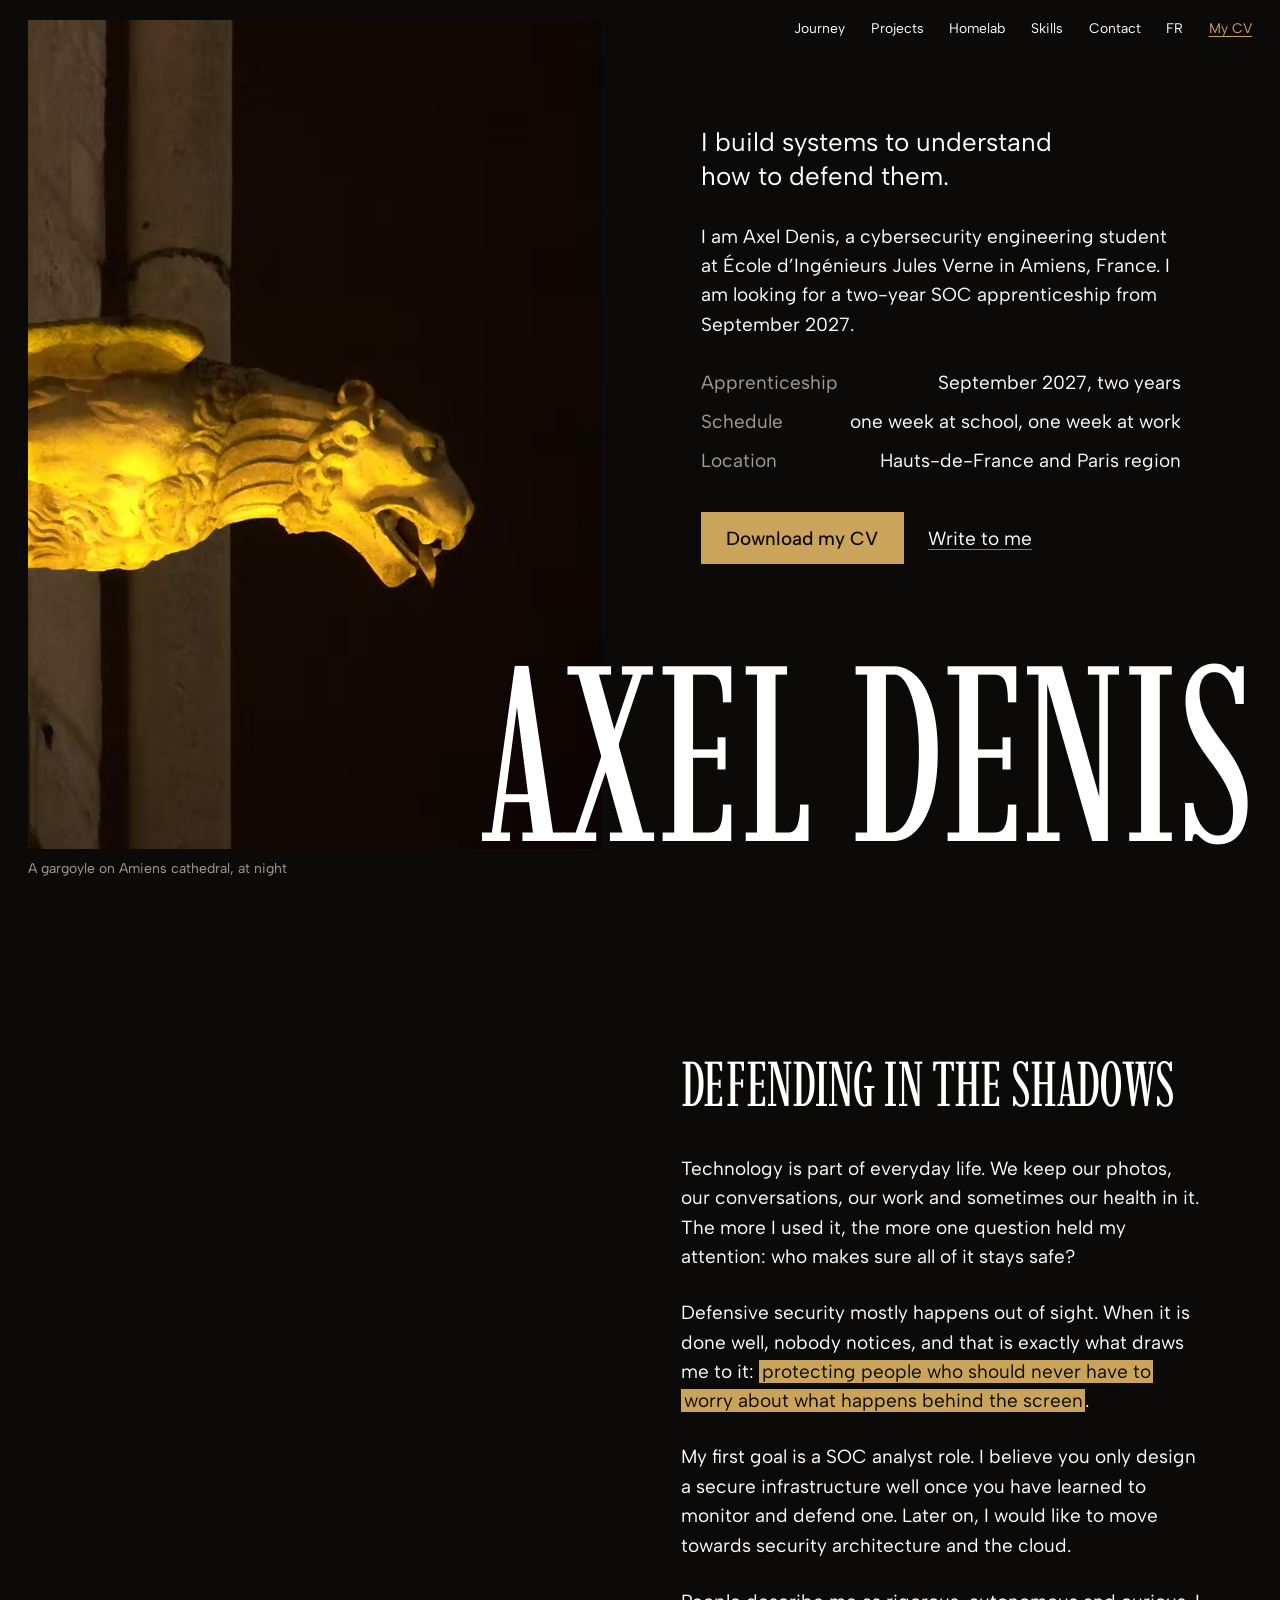
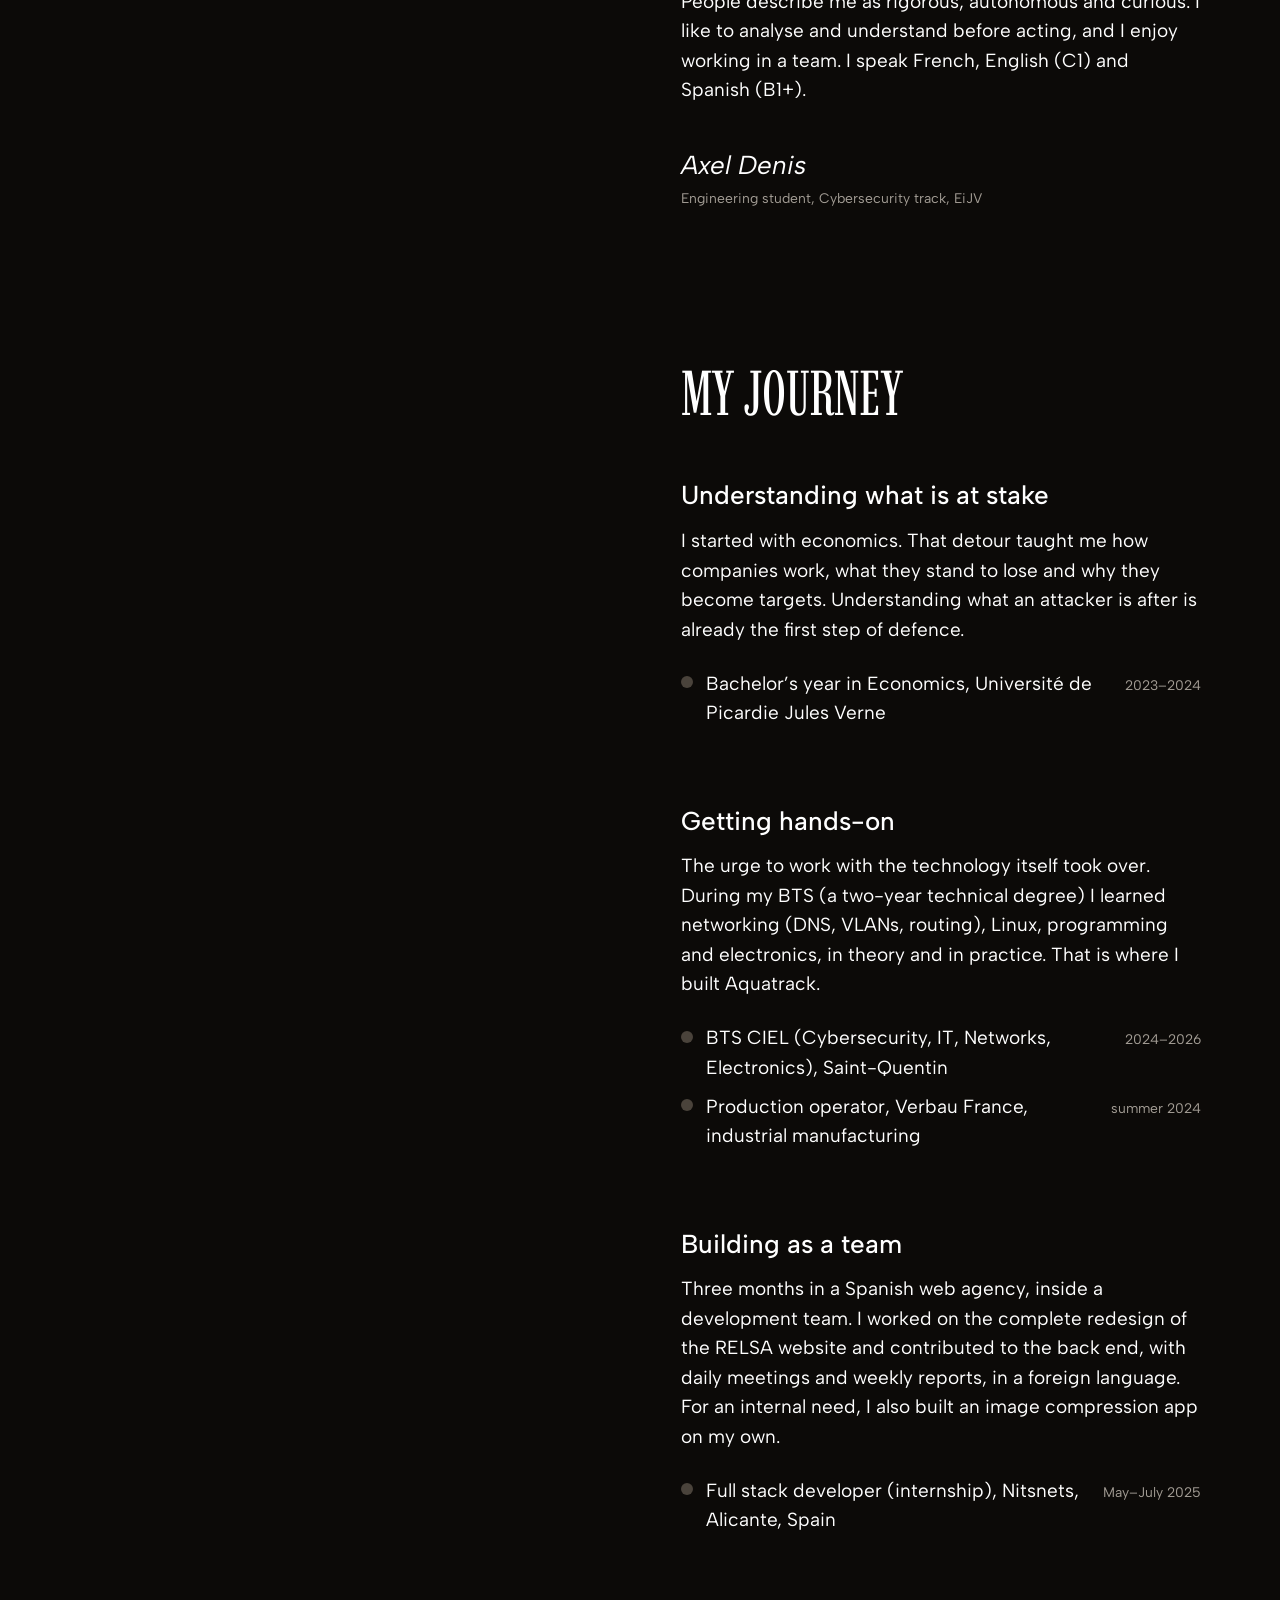
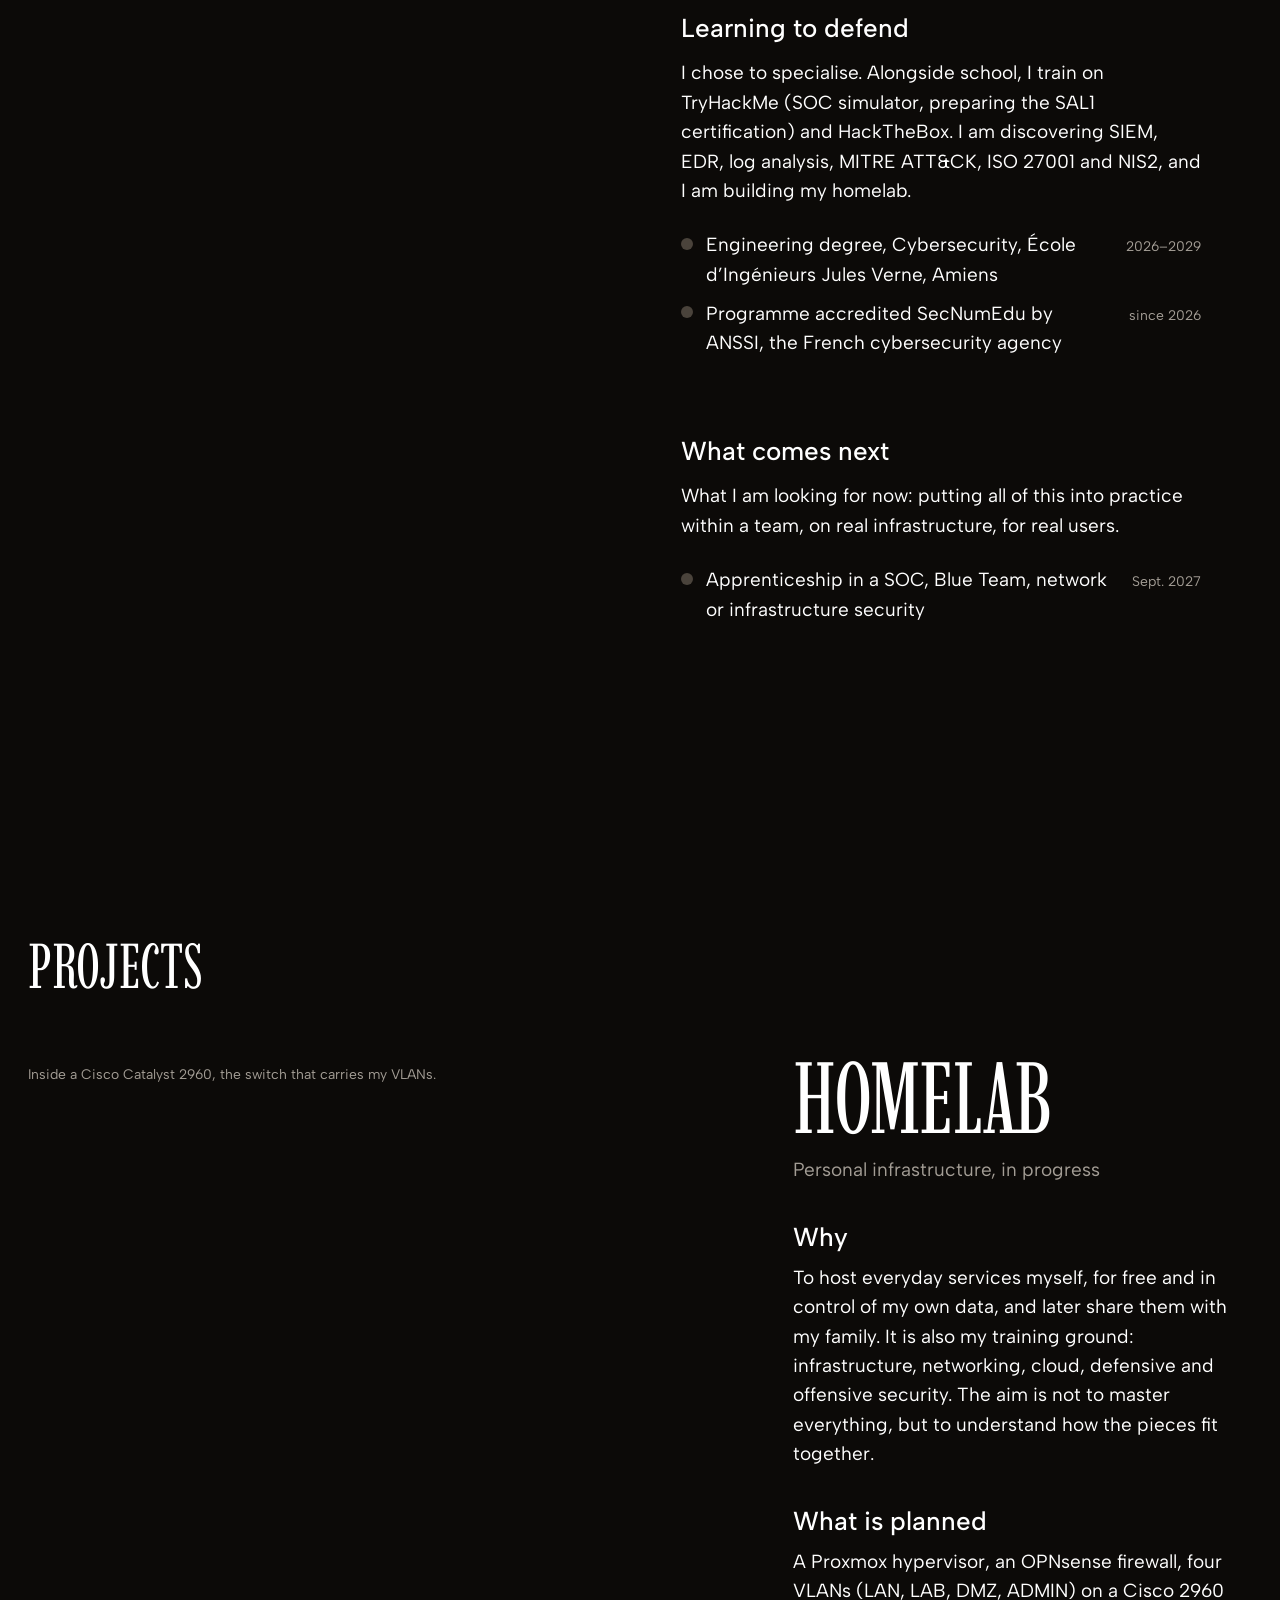
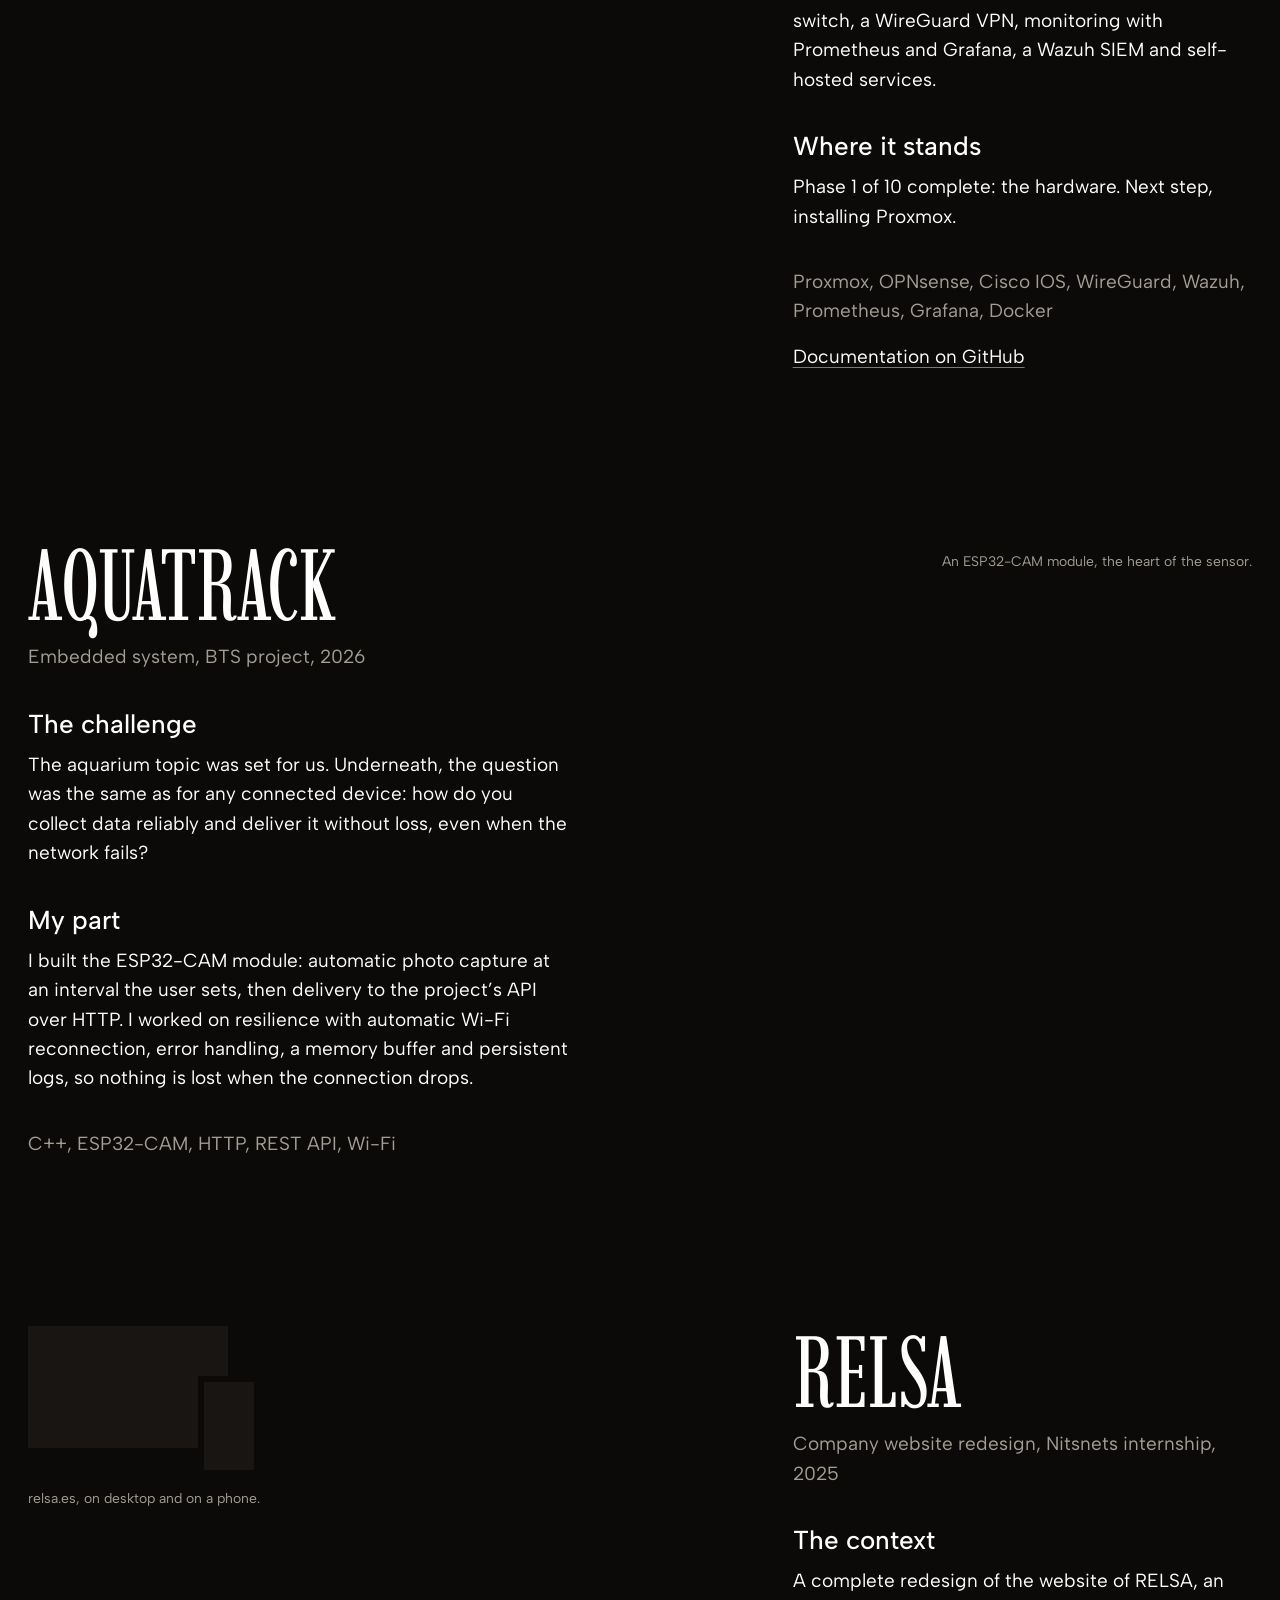
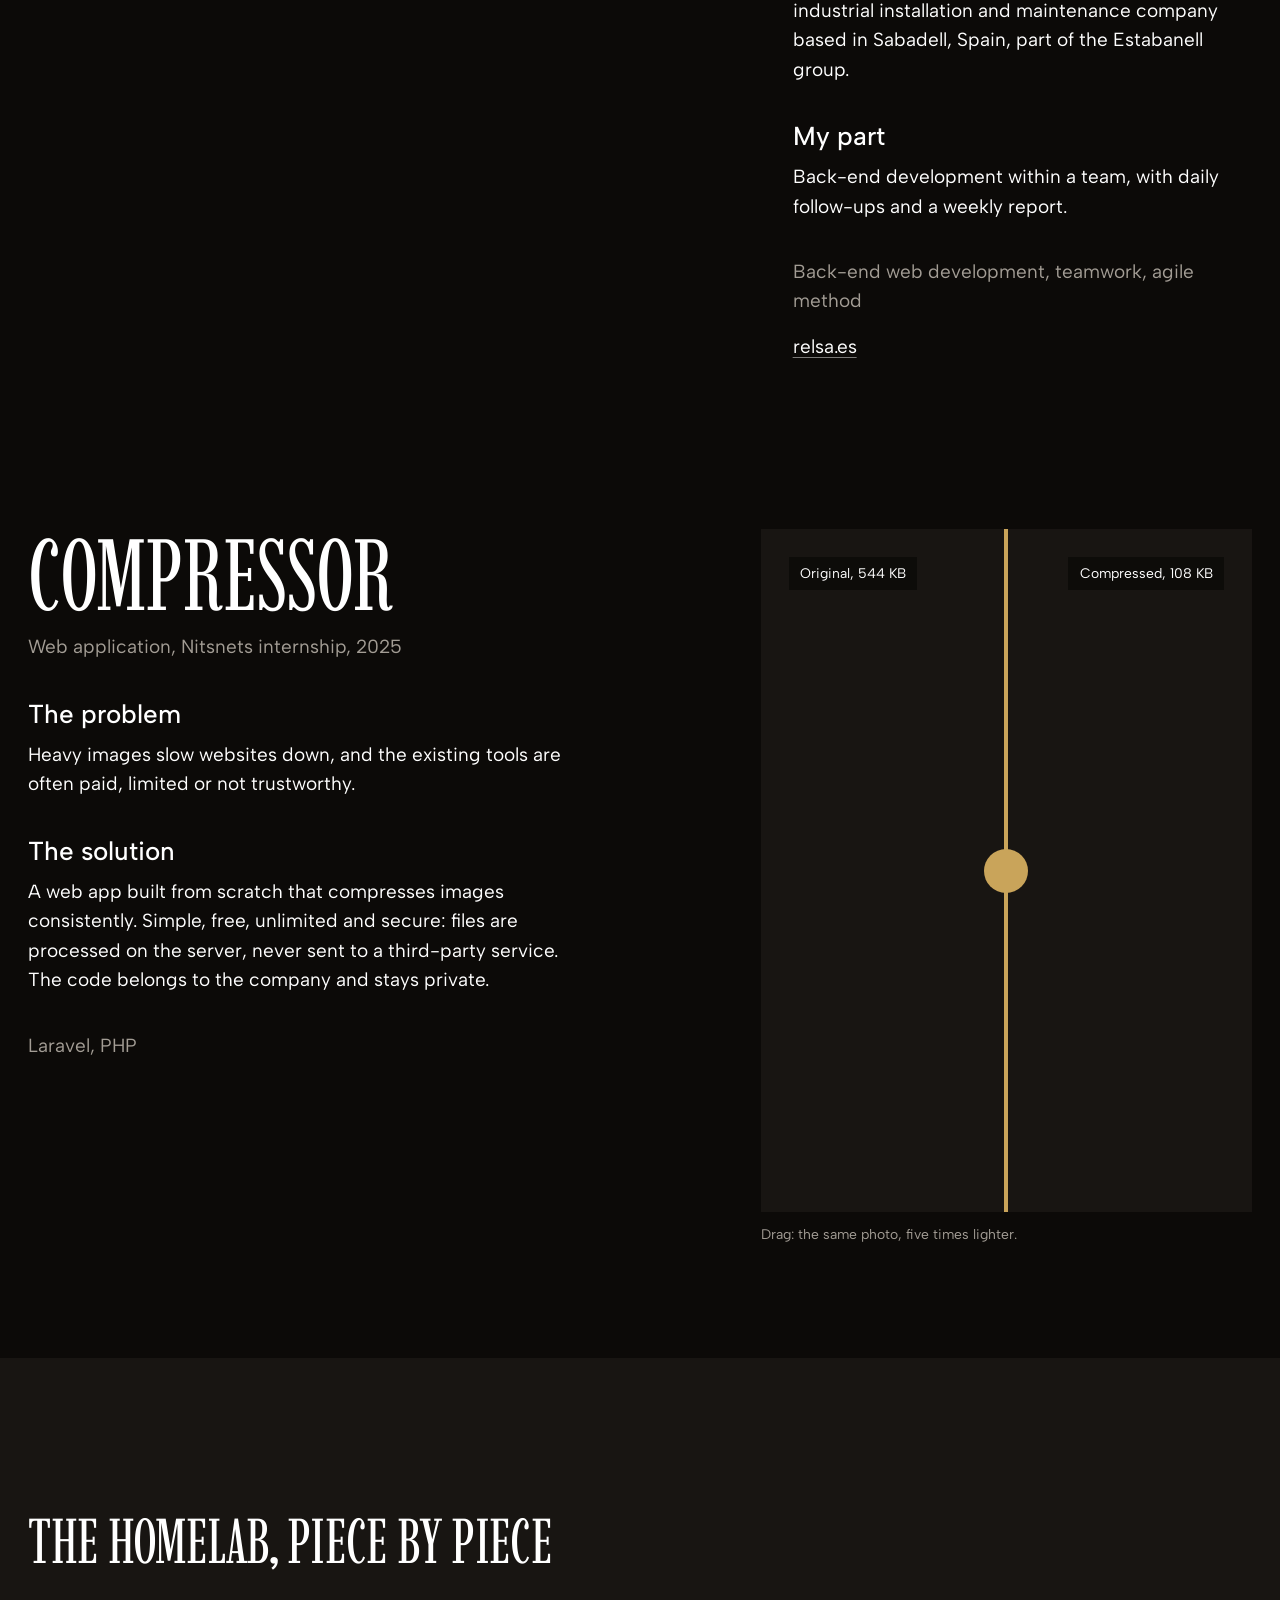
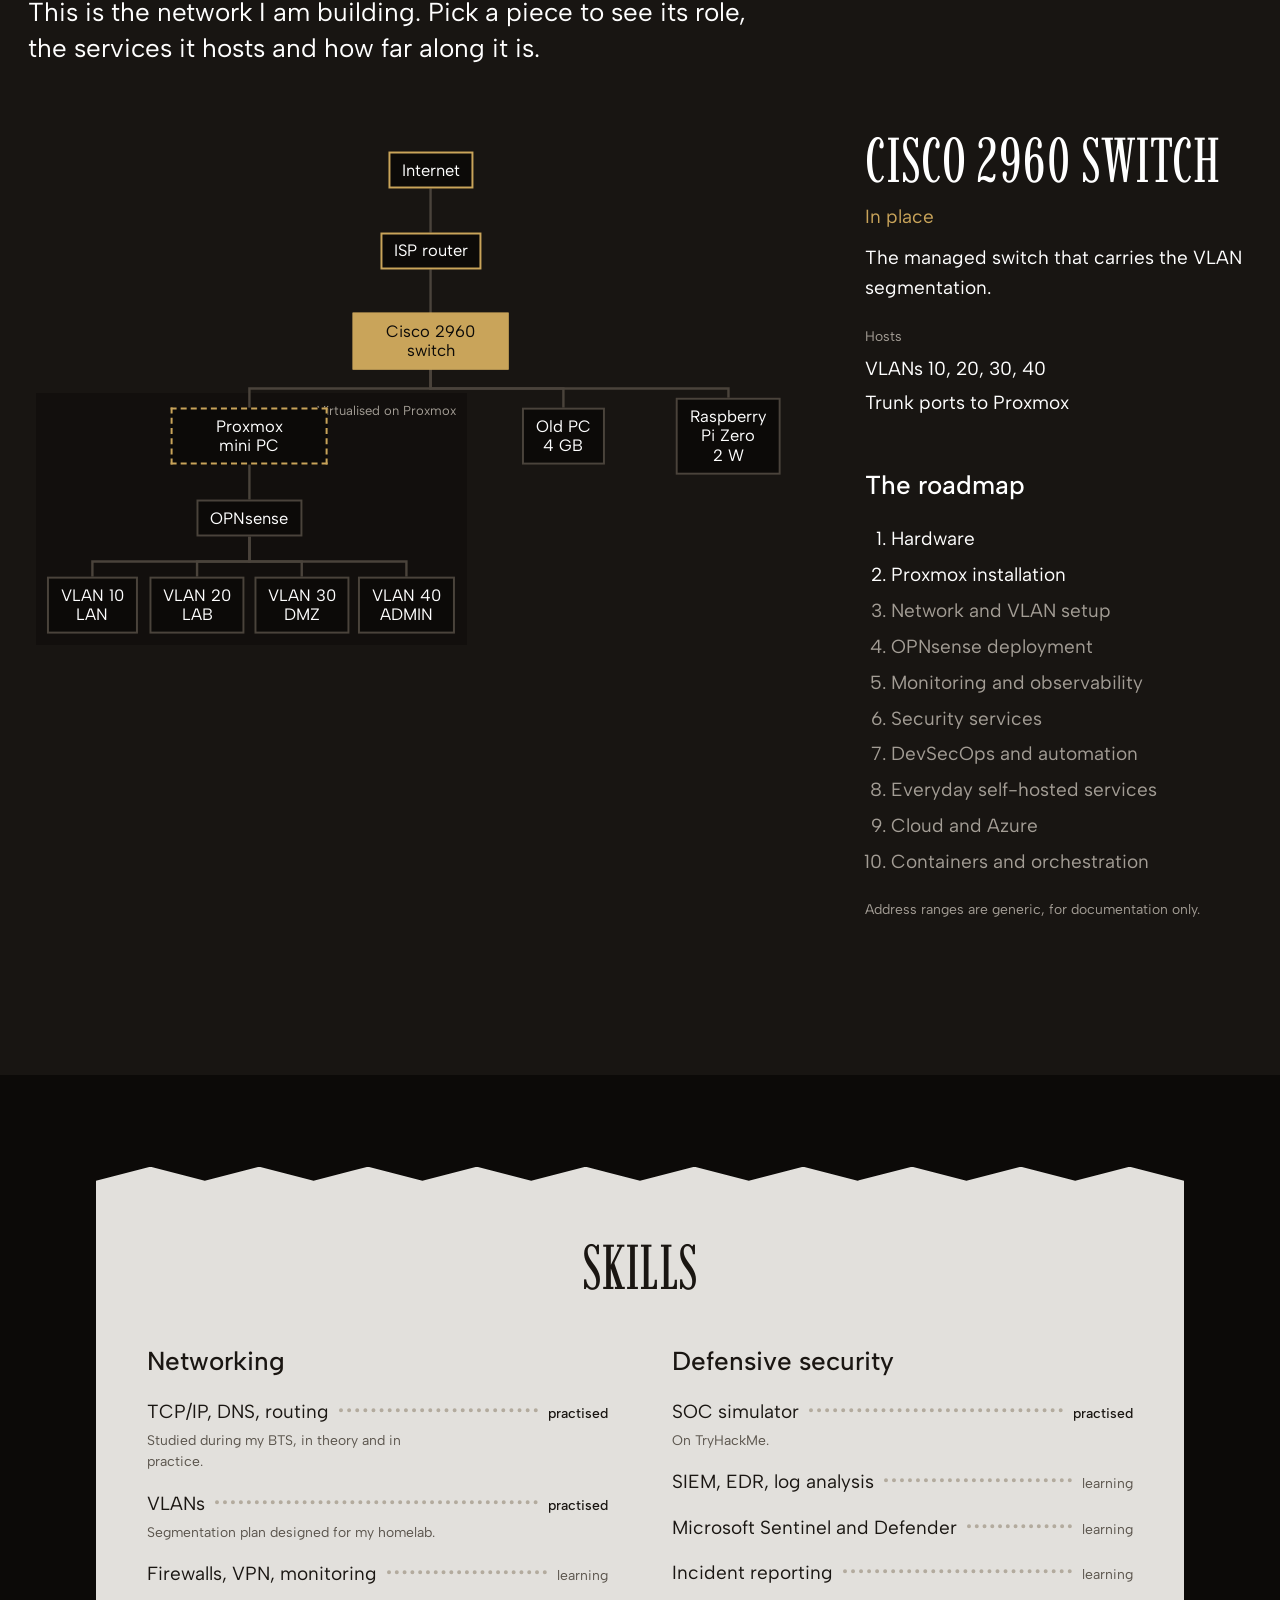
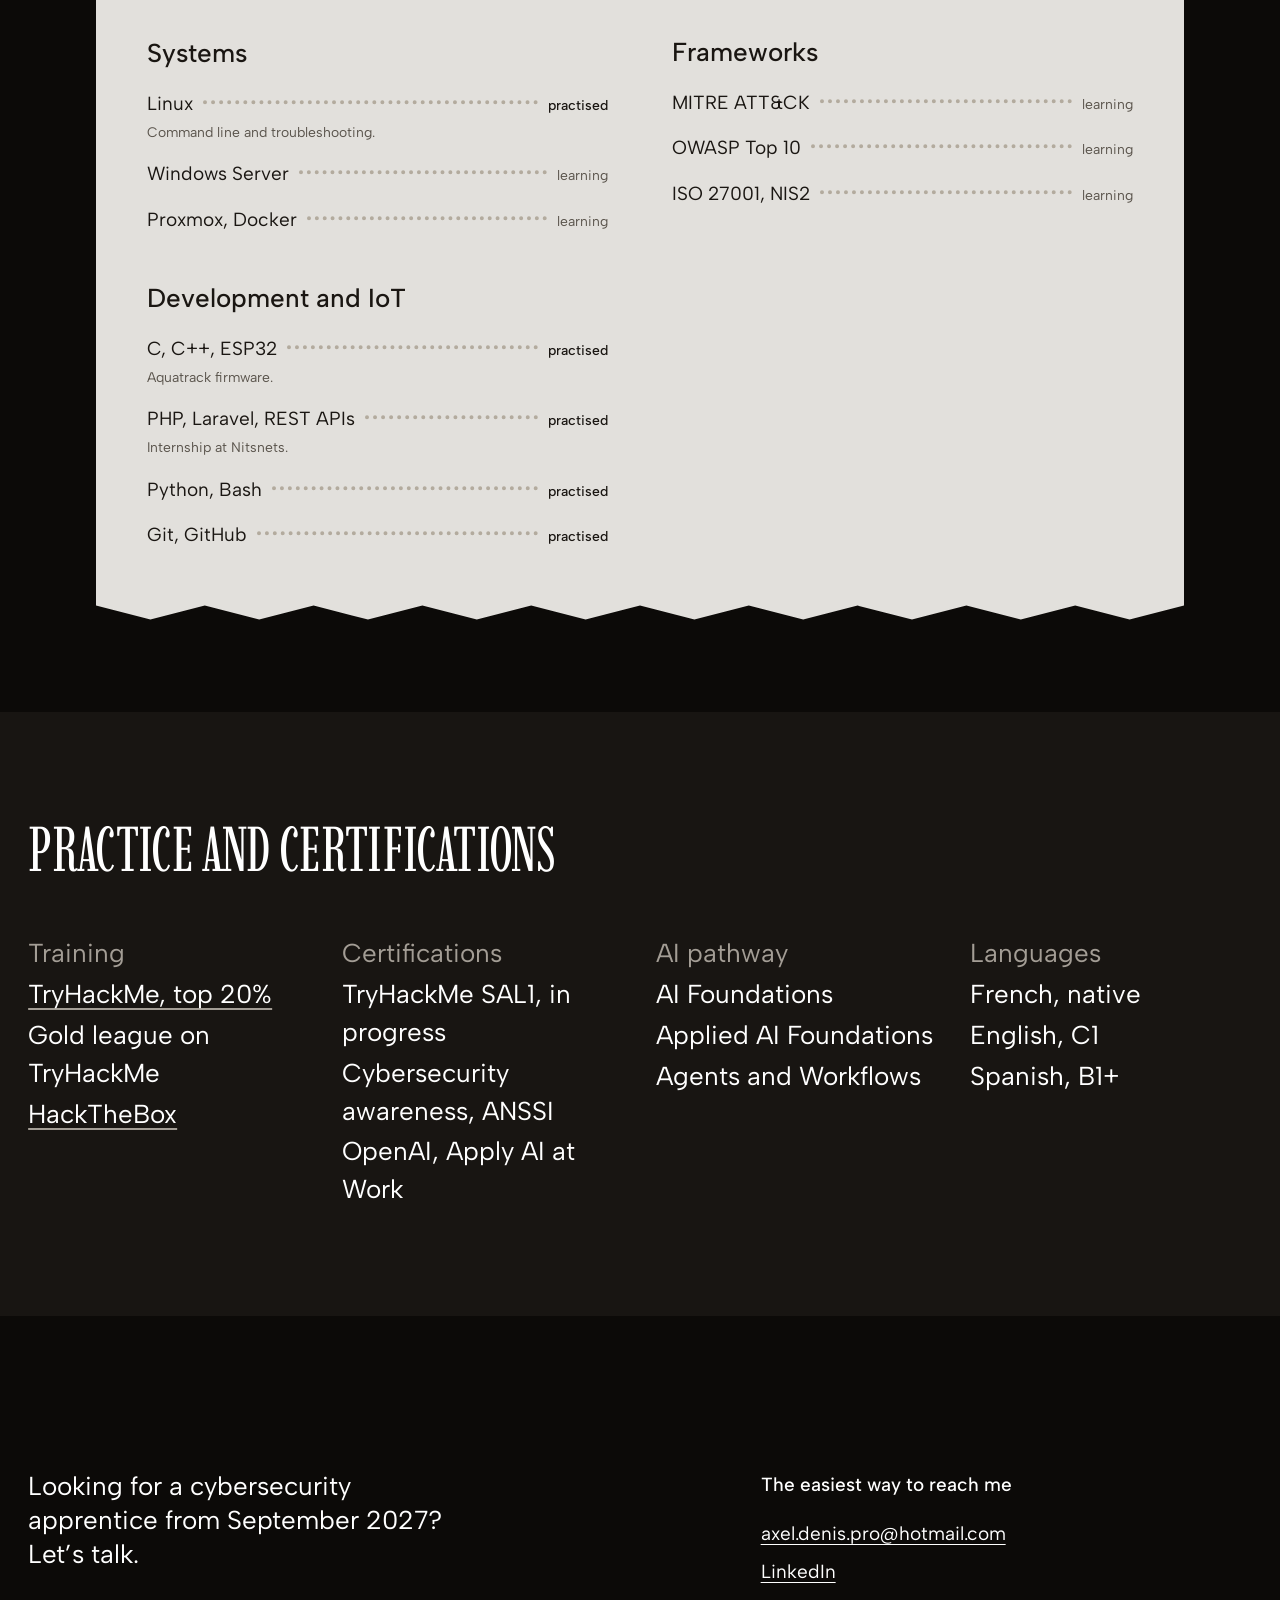
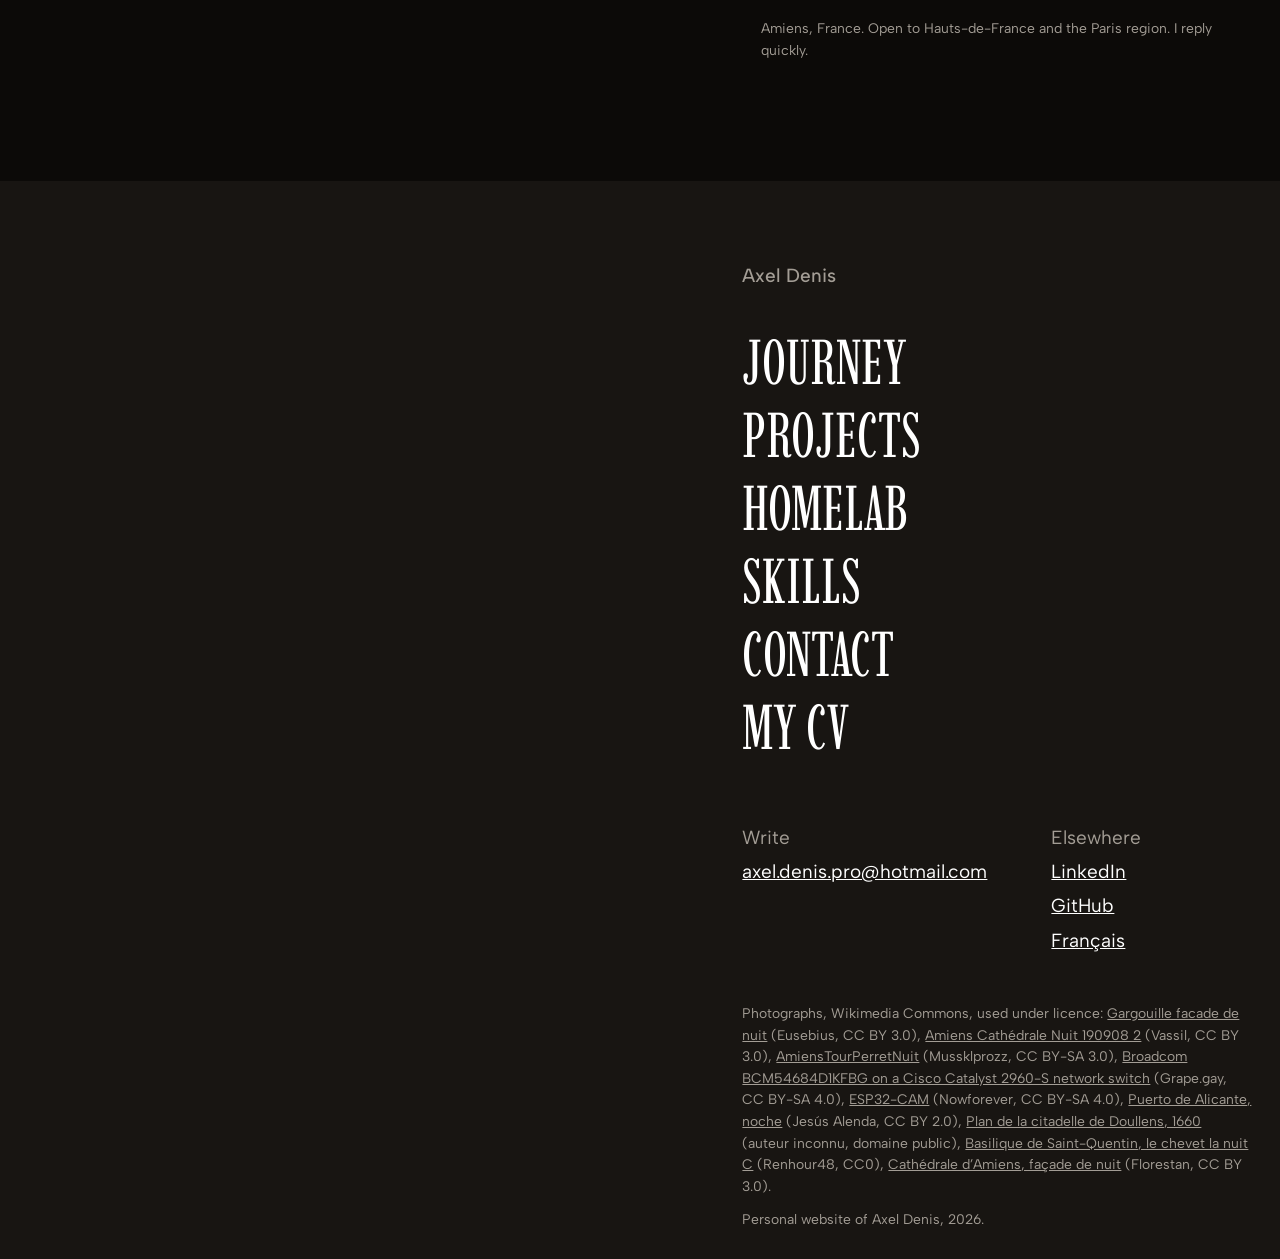
<file: en/index.html>
<!doctype html>
<html lang="en">
<head>
<meta charset="utf-8">
<meta name="viewport" content="width=device-width, initial-scale=1">
<title>Axel Denis, cybersecurity engineering student</title>
<meta name="description" content="Axel Denis, cybersecurity engineering student at EiJV (Amiens, France), seeking a two-year SOC or network security apprenticeship from September 2027.">
<meta name="theme-color" content="#0c0a08">
<meta http-equiv="Content-Security-Policy" content="default-src 'self'; script-src 'self' 'sha256-Du+OJKJSbdUgz5nrHeWWINvez6XKDDU/tyj/5c2uvwo='; style-src 'self' 'sha256-+YDRC5MQtpC09CNbl7Q/qmWloV1fWyp0UMJpU0KiSqs='; style-src-attr 'unsafe-inline'; img-src 'self' data:; font-src 'self'; object-src 'none'; base-uri 'self'; form-action 'none'">
<meta name="referrer" content="strict-origin-when-cross-origin">
<link rel="canonical" href="https://axeldenis.me/en/">
<link rel="alternate" hreflang="en" href="https://axeldenis.me/en/">
<link rel="alternate" hreflang="fr" href="https://axeldenis.me/">
<link rel="alternate" hreflang="x-default" href="https://axeldenis.me/">
<meta property="og:type" content="profile">
<meta property="og:title" content="Axel Denis, cybersecurity engineering student">
<meta property="og:description" content="Axel Denis, cybersecurity engineering student at EiJV (Amiens, France), seeking a two-year SOC or network security apprenticeship from September 2027.">
<meta property="og:url" content="https://axeldenis.me/en/">
<meta property="og:locale" content="en_GB">
<meta property="og:image" content="https://axeldenis.me/assets/share-en.jpg">
<meta property="og:image:width" content="1200">
<meta property="og:image:height" content="630">
<meta name="twitter:card" content="summary_large_image">
<link rel="icon" href="../assets/favicon.svg" type="image/svg+xml">
<link rel="apple-touch-icon" href="../assets/apple-touch-icon.png">
<link rel="preload" href="../assets/fonts/albert-sans.woff2" as="font" type="font/woff2" crossorigin>
<link rel="preload" href="../assets/fonts/imbue.woff2" as="font" type="font/woff2" crossorigin>
<style>/* Axel Denis, portfolio.
   Direction "split stage" (taste skill, seed 1309929159): warm black, gold, Imbue and Albert Sans.
   The left half holds the night watchers of Amiens; the right half tells the story. */

/* Typefaces, served from this domain (SIL Open Font Licence). */
@font-face { font-family: 'Albert Sans'; font-style: normal; font-weight: 400 500; font-display: swap; src: url('../assets/fonts/albert-sans.woff2') format('woff2'); }
@font-face { font-family: 'Albert Sans'; font-style: italic; font-weight: 400; font-display: swap; src: url('../assets/fonts/albert-sans-italic.woff2') format('woff2'); }
@font-face { font-family: 'Imbue'; font-style: normal; font-weight: 400; font-display: swap; src: url('../assets/fonts/imbue.woff2') format('woff2'); }

:root {
  --bg: #0c0a08;
  --surface: #181512;
  --ink: #ffffff;
  --muted: #a39d95;
  --line: #4a433b;
  --accent: #c9a45a;
  --accent-ink: #0c0a08;
  --paper: #e2e0dc;
  --paper-ink: #1a1612;
  --paper-muted: #5a544c;

  --font-display: 'Imbue', 'Times New Roman', serif;
  --font-text: 'Albert Sans', system-ui, sans-serif;

  /* The five sizes of the page. */
  --step-small: clamp(0.8125rem, 0.79rem + 0.1vw, 0.875rem);
  --step-body: clamp(1.0625rem, 1rem + 0.25vw, 1.1875rem);
  --step-lead: clamp(1.25rem, 1.1rem + 0.7vw, 1.625rem);
  --step-head: clamp(2.25rem, 1.4rem + 3.2vw, 4rem);
  --step-display: min(19.5vw, 29svh);

  --margin: clamp(1.25rem, 2.2vw, 2rem);
  --pad: clamp(1.5rem, 4vw, 4.5rem);
  --section: clamp(7.5rem, 12vw, 12rem);
  --stage-w: 47vw;

  --ease-out: cubic-bezier(0.22, 1, 0.36, 1);
  --ease-expo: cubic-bezier(0.16, 1, 0.3, 1);
  --ease-soft: cubic-bezier(0.33, 1, 0.68, 1);
  --t-press: 140ms;
  --t-hover: 180ms;
  --t-ui: 240ms;
}

/* ---------- reset ---------- */
*, *::before, *::after { box-sizing: border-box; }
html { -webkit-text-size-adjust: 100%; text-size-adjust: 100%; }
body { margin: 0; background: var(--bg); color: var(--ink); font-family: var(--font-text); font-size: var(--step-body); line-height: 1.55; -webkit-font-smoothing: antialiased; overflow-x: clip; }
h1, h2, h3, h4, p, figure, ul, ol, dl, dd { margin: 0; }
ul, ol { padding: 0; list-style: none; }
img, svg { display: block; max-width: 100%; }
picture { display: contents; }
img { height: auto; background: var(--surface); }
button { font: inherit; color: inherit; background: none; border: 0; padding: 0; cursor: pointer; }
a { color: inherit; }
::selection { background: var(--accent); color: var(--accent-ink); }
:focus-visible { outline: 2px solid var(--accent); outline-offset: 3px; }
:target { scroll-margin-top: 5rem; }
h1, h2, h3, h4 { font-weight: 400; font-size: inherit; text-wrap: balance; }
.visually-hidden { position: absolute; width: 1px; height: 1px; overflow: hidden; clip-path: inset(50%); white-space: nowrap; }
.skip { position: absolute; left: var(--margin); top: -4rem; z-index: 50; background: var(--accent); color: var(--accent-ink); padding: 0.6rem 1rem; }
.skip:focus { top: 1rem; }

.section-title { font-family: var(--font-display); text-transform: uppercase; font-size: var(--step-head); line-height: 0.95; letter-spacing: -0.01em; }

/* ---------- controls ---------- */
.button { display: inline-flex; align-items: center; min-height: 3.25rem; padding: 0 1.6rem; background: var(--accent); color: var(--accent-ink); text-decoration: none; font-weight: 500; transition: transform var(--t-press) var(--ease-out), background-color var(--t-hover) ease; }
.button:active { transform: scale(0.97); }
.link { text-decoration: underline; text-underline-offset: 0.22em; text-decoration-thickness: 0.07em; text-decoration-color: color-mix(in srgb, currentColor 45%, transparent); transition: text-decoration-color var(--t-hover) ease, color var(--t-hover) ease; }
@media (hover: hover) and (pointer: fine) {
  .button:hover { background: #dcb96d; }
  .link:hover { text-decoration-color: currentColor; color: var(--accent); }
}

/* ---------- top bar: stays within reach, steps aside while reading down ---------- */
.bar { position: fixed; inset: 0 0 auto 0; z-index: 20; display: flex; justify-content: space-between; align-items: center; gap: 1.5rem; padding: 0.9rem var(--margin); transition: transform var(--t-ui) var(--ease-out), background-color var(--t-hover) ease; }
.bar.is-scrolled { background: var(--bg); }
.bar.is-hidden { transform: translateY(-100%); }
.bar:focus-within { transform: none; }
.bar__mark { visibility: hidden; text-decoration: none; font-weight: 500; }
.bar.is-scrolled .bar__mark { visibility: visible; }
.bar__toggle { display: none; min-height: 2.75rem; padding: 0 0.25rem; font-size: var(--step-small); text-decoration: underline; text-underline-offset: 0.22em; }
.bar__nav ul { display: flex; gap: clamp(1rem, 2vw, 2rem); align-items: center; font-size: var(--step-small); }
.bar__nav a { text-decoration: none; transition: color var(--t-hover) ease; }
.bar__nav a:hover { color: var(--accent); }
.bar__action { color: var(--accent); text-decoration: underline !important; text-underline-offset: 0.22em; }

/* ---------- split: fixed photograph, scrolling column ---------- */
.split { position: relative; display: grid; grid-template-columns: var(--stage-w) 1fr; }
.stage { grid-column: 1; grid-row: 1; position: sticky; top: 0; height: 100svh; padding: 20px 0 20px var(--margin); display: grid; grid-template-rows: 1fr auto; }
.stage__inner { position: relative; min-height: 0; }
.stage__frame { position: absolute; inset: 0; overflow: hidden; opacity: 0; visibility: hidden; transition: opacity 900ms ease, visibility 0s linear 900ms; }
.stage__frame.is-active { opacity: 1; visibility: visible; transition: opacity 900ms ease, visibility 0s; }
.stage__frame img { width: 100%; height: 100%; object-fit: cover; }
.stage__caption { padding-top: 0.6rem; font-size: var(--step-small); color: var(--muted); }

.col { grid-column: 2; grid-row: 1; padding-inline: var(--pad); min-width: 0; }

/* ---------- hero ---------- */
.hero { position: relative; min-height: 100svh; padding-top: 14svh; padding-bottom: calc(var(--step-display) * 0.85 + 5.5rem); }
.hero__text { max-width: 30rem; margin-inline: auto; }
.hero__lead { font-size: var(--step-lead); line-height: 1.3; max-width: 22ch; }
.hero__intro { margin-top: 1.75rem; max-width: 44ch; }
.hero__facts { margin-top: 1.5rem; }
.hero__facts div { display: flex; justify-content: space-between; gap: 1.5rem; padding-block: 0.3rem; }
.hero__facts dt { color: var(--muted); }
.hero__facts dd { text-align: right; }
.hero__actions { margin-top: 2rem; display: flex; flex-wrap: wrap; align-items: center; gap: 1.5rem; }

/* The name starts over the photograph and ends on the right margin. */
.wordmark { position: absolute; z-index: 5; bottom: 2.5rem; right: calc(var(--margin) - var(--pad)); transform-origin: 100% 100%; font-family: var(--font-display); text-transform: uppercase; font-size: var(--step-display); line-height: 0.85; letter-spacing: -0.01em; white-space: nowrap; }

/* ---------- about: the letter ---------- */
.about { max-width: 32.5rem; margin-inline: auto; padding-block: var(--section); }
.about__title { margin-bottom: 2.5rem; }
.about p + p { margin-top: 1.4em; }
.about mark { background: var(--accent); color: var(--accent-ink); padding: 0 0.15em; box-decoration-break: clone; -webkit-box-decoration-break: clone; }
.about__sign { margin-top: 2.5rem !important; font-style: italic; font-size: var(--step-lead); }
.about__sign span { display: block; font-style: normal; font-size: var(--step-small); color: var(--muted); margin-top: 0.2rem; }

/* ---------- path: two-ended rows ---------- */
.path { max-width: 32.5rem; margin-inline: auto; padding-bottom: var(--section); }
.path .section-title { margin-bottom: 3.5rem; }
.chapter + .chapter { margin-top: 4.5rem; }
.chapter__photo { display: none; }
.chapter__title { font-weight: 500; font-size: var(--step-lead); line-height: 1.25; }
.chapter__text { margin-top: 0.9rem; }
.rows { margin-top: 1.25rem; }
.rows li { display: flex; justify-content: space-between; align-items: baseline; gap: 1.25rem; min-height: 2.25rem; padding-block: 0.3rem; }
.rows__name { position: relative; padding-left: 1.6rem; }
.rows__name::before { content: ''; position: absolute; left: 0; top: 0.4em; width: 0.75rem; height: 0.75rem; border-radius: 50%; background: var(--line); }
.rows__value { flex: none; font-size: var(--step-small); color: var(--muted); font-variant-numeric: tabular-nums; }

/* ---------- work: one whole picture per project, the story beside it ---------- */
.work { padding: var(--section) var(--margin) 0; }
.project { display: grid; grid-template-columns: repeat(12, minmax(0, 1fr)); column-gap: 2rem; row-gap: 2rem; align-items: start; padding-block: 3.5rem 7rem; }
.project__media { grid-column: 1 / span 7; position: sticky; top: var(--margin); }
.project__text { grid-column: 8 / span 5; padding-left: 2rem; }
.project:nth-of-type(even) .project__media { grid-column: 6 / span 7; grid-row: 1; }
.project:nth-of-type(even) .project__text { grid-column: 1 / span 5; grid-row: 1; padding: 0 2rem 0 0; }
/* A tall picture takes a narrower column, so no hole opens beside it. */
.project--tall .project__media { grid-column: 1 / span 5; }
.project--tall .project__text { grid-column: 7 / span 6; padding: 0; }
.project--tall:nth-of-type(even) .project__media { grid-column: 8 / span 5; }
.project--tall:nth-of-type(even) .project__text { grid-column: 1 / span 6; padding: 0; }
.project__title { font-family: var(--font-display); text-transform: uppercase; font-size: clamp(3rem, 1.2rem + 6.4vw, 7rem); line-height: 0.9; letter-spacing: -0.01em; }
.project__discipline { margin-top: 0.75rem; color: var(--muted); }
.project__text h4 { margin-top: 2.25rem; font-weight: 500; font-size: var(--step-lead); line-height: 1.25; }
.project__text h4 + p { margin-top: 0.6rem; max-width: 34rem; }
.project__stack { margin-top: 2.25rem; color: var(--muted); max-width: 34rem; }
.project__text .link { display: inline-block; margin-top: 1rem; }

.shot { width: fit-content; max-width: 100%; }
.project:nth-of-type(even) .shot { margin-left: auto; }
.shot img { width: auto; max-width: 100%; max-height: 84svh; }
.shot figcaption { margin-top: 0.75rem; font-size: var(--step-small); color: var(--muted); }

.devices { position: relative; padding-bottom: 12%; }
.devices__desktop { width: 86% !important; max-height: none !important; }
.devices__phone { position: absolute; right: 0; bottom: 0; width: 27% !important; max-height: none !important; border: 6px solid var(--bg); }

.shot--compare { width: min(100%, calc(84svh * 1200 / 1668)); }
.compare { position: relative; width: 100%; aspect-ratio: 1200 / 1668; overflow: hidden; touch-action: pan-y; }
.compare img { position: absolute; inset: 0; width: 100%; height: 100%; max-height: none; object-fit: cover; }
.compare__after { clip-path: inset(0 0 0 var(--x)); }
.compare__handle { position: absolute; top: 0; bottom: 0; left: var(--x); width: 4px; transform: translateX(-50%); background: var(--accent); pointer-events: none; }
.compare__handle::after { content: ""; position: absolute; top: 50%; left: 50%; width: 2.75rem; height: 2.75rem; transform: translate(-50%, -50%); border-radius: 50%; background: var(--accent); }
.compare__label { position: absolute; top: var(--margin); padding: 0.35rem 0.7rem; background: rgb(12 10 8 / 0.82); font-size: var(--step-small); pointer-events: none; }
.compare__label--before { left: var(--margin); }
.compare__label--after { right: var(--margin); }
.compare__range { position: absolute; inset: 0; width: 100%; height: 100%; margin: 0; opacity: 0; cursor: ew-resize; }
.compare:has(.compare__range:focus-visible) { outline: 2px solid var(--accent); outline-offset: 3px; }

/* ---------- lab: the live network plan ---------- */
.lab { background: var(--surface); padding: var(--section) var(--margin); display: grid; grid-template-columns: repeat(12, minmax(0, 1fr)); column-gap: 2rem; }
.lab__head { grid-column: 1 / span 8; margin-bottom: 4rem; }
.lab__head p { margin-top: 1.5rem; max-width: 46ch; font-size: var(--step-lead); line-height: 1.35; }
.lab__body { grid-column: 1 / -1; display: grid; grid-template-columns: subgrid; row-gap: 3rem; }
.lab__body > .map { grid-column: 1 / span 8; grid-row: 1 / span 2; }
.lab__detail { grid-column: 9 / span 4; }
.lab__roadmap { grid-column: 9 / span 4; }

.map { position: relative; aspect-ratio: 1000 / 640; container-type: inline-size; }
.map__zone { position: absolute; left: 1%; top: 51%; width: 53.5%; bottom: 0; background: rgb(12 10 8 / 0.5); display: flex; align-items: flex-start; justify-content: flex-end; padding: 0.6em 0.8em; font-size: clamp(0.8125rem, 1.55cqi, 0.875rem); color: var(--muted); }
.map__wires { position: absolute; inset: 0; width: 100%; height: 100%; fill: none; stroke: var(--line); stroke-width: 3; vector-effect: non-scaling-stroke; }
.node { position: absolute; transform: translate(-50%, -50%); max-width: 9.5em; text-align: center; text-wrap: balance; padding: 0.4em 0.7em; background: var(--bg); border: 2px solid var(--line); font-size: clamp(0.8125rem, 2.05cqi, 1.1875rem); line-height: 1.2; transition: background-color var(--t-hover) ease, color var(--t-hover) ease, border-color var(--t-hover) ease, transform var(--t-press) var(--ease-out); }
.node--done { border-color: var(--accent); }
.node--next { border-color: var(--accent); border-style: dashed; }
button.node:hover { border-color: var(--ink); }
button.node:active { transform: translate(-50%, -50%) scale(0.96); }
button.node[aria-pressed='true'] { background: var(--accent); color: var(--accent-ink); border-color: var(--accent); }

.lab__detail h3 { font-family: var(--font-display); text-transform: uppercase; font-size: var(--step-head); line-height: 0.95; }
.lab__status { margin-top: 0.75rem; color: var(--muted); }
.lab__status--done, .lab__status--next { color: var(--accent); }
.lab__role { margin-top: 0.75rem; }
.lab__hosts-title { margin-top: 1.5rem; color: var(--muted); font-size: var(--step-small); }
.lab__hosts { margin-top: 0.4rem; display: flex; flex-wrap: wrap; gap: 0.25rem 1.25rem; }
.lab__roadmap h3 { font-weight: 500; font-size: var(--step-lead); margin-bottom: 1rem; }
.lab__roadmap ol { list-style: decimal; padding-left: 1.6rem; color: var(--muted); font-variant-numeric: tabular-nums; }
.lab__roadmap li { padding-block: 0.2rem; }
.lab__roadmap li.is-done, .lab__roadmap li.is-next { color: var(--ink); }
.lab__note { margin-top: 1.25rem; font-size: var(--step-small); color: var(--muted); }

/* ---------- skills: printed as a menu ---------- */
.skills { padding: calc(var(--section) * 0.6) var(--margin); display: grid; place-items: center; }
.menu { --cut: 14px; width: min(100%, 38rem); background: var(--paper); color: var(--paper-ink); padding: calc(3.5rem + var(--cut)) clamp(1.25rem, 4vw, 3.5rem);
  clip-path: polygon(0 var(--cut), 5% 0, 10% var(--cut), 15% 0, 20% var(--cut), 25% 0, 30% var(--cut), 35% 0, 40% var(--cut), 45% 0, 50% var(--cut), 55% 0, 60% var(--cut), 65% 0, 70% var(--cut), 75% 0, 80% var(--cut), 85% 0, 90% var(--cut), 95% 0, 100% var(--cut),
    100% calc(100% - var(--cut)), 95% 100%, 90% calc(100% - var(--cut)), 85% 100%, 80% calc(100% - var(--cut)), 75% 100%, 70% calc(100% - var(--cut)), 65% 100%, 60% calc(100% - var(--cut)), 55% 100%, 50% calc(100% - var(--cut)), 45% 100%, 40% calc(100% - var(--cut)), 35% 100%, 30% calc(100% - var(--cut)), 25% 100%, 20% calc(100% - var(--cut)), 15% 100%, 10% calc(100% - var(--cut)), 5% 100%, 0 calc(100% - var(--cut))); }
.menu__title { text-align: center; margin-bottom: 2.75rem; }
.menu__group { break-inside: avoid; padding-bottom: 2.75rem; }
.menu__group:last-child { padding-bottom: 0; }
@media (min-width: 60.0625rem) {
  .menu { width: min(100%, 68rem); }
  .menu__groups { columns: 2; column-gap: clamp(2.5rem, 5vw, 5rem); }
  .menu__group:nth-child(4) { break-before: column; }
  .menu__group:nth-child(3) { padding-bottom: 0; }
}
.menu__group h3 { font-weight: 500; font-size: var(--step-lead); margin-bottom: 1rem; }
.menu__item + .menu__item { margin-top: 1rem; }
.menu__line { display: flex; align-items: baseline; gap: 0.6rem; }
.menu__dots { flex: 1; min-width: 1.5rem; border-bottom: 4px dotted #b3ab9e; transform: translateY(-0.3em); }
.menu__value { flex: none; font-size: var(--step-small); }
.menu__value--done { color: var(--paper-ink); font-weight: 500; }
.menu__value--learning { color: var(--paper-muted); }
.menu__desc { display: block; max-width: 34ch; margin-top: 0.2rem; font-size: var(--step-small); color: var(--paper-muted); }

/* ---------- proof: plain names in columns ---------- */
.names { background: var(--surface); padding: calc(var(--section) * 0.7) var(--margin); }
.names .section-title { margin-bottom: 3.5rem; }
.names__cols { display: grid; grid-template-columns: repeat(4, minmax(0, 1fr)); gap: 2rem; font-size: var(--step-lead); line-height: 1.45; }
.names__cols li + li { margin-top: 0.2rem; }
.names__kind { color: var(--muted); }
.names__cols a { text-decoration: underline; text-underline-offset: 0.2em; text-decoration-thickness: 0.06em; text-decoration-color: var(--muted); transition: color var(--t-hover) ease; }
.names__cols a:hover { color: var(--accent); }

/* ---------- contact band ---------- */
.contact { padding: var(--section) var(--margin) 7.5rem; display: grid; grid-template-columns: repeat(12, minmax(0, 1fr)); column-gap: 2rem; row-gap: 2rem; align-items: start; }
.contact__sentence { grid-column: 1 / span 6; font-size: var(--step-lead); line-height: 1.3; max-width: 26ch; }
.contact__links { grid-column: 8 / span 5; display: flex; flex-direction: column; align-items: flex-start; gap: 0.5rem; }
.contact__question { font-weight: 500; margin-bottom: 0.75rem; }
.contact__links a { text-decoration: underline; text-underline-offset: 0.22em; text-decoration-thickness: 0.07em; overflow-wrap: anywhere; transition: color var(--t-hover) ease; }
.contact__links a:hover { color: var(--accent); }
.contact__place { grid-column: 8 / span 5; font-size: var(--step-small); color: var(--muted); }

/* ---------- footer ---------- */
.foot { display: grid; grid-template-columns: 1fr 1fr; min-height: 100svh; background: var(--surface); }
.foot__photo { overflow: hidden; }
.foot__photo img { width: 100%; height: 100%; object-fit: cover; }
.foot__side { display: flex; flex-direction: column; padding: 5rem var(--margin) var(--margin) clamp(1.5rem, 8vw, 8rem); }
.foot__mark { font-weight: 500; color: var(--muted); }
.foot__menu { margin-top: 2.5rem; display: flex; flex-direction: column; gap: 0.6rem; }
.foot__menu a { display: inline-block; text-decoration: none; font-family: var(--font-display); text-transform: uppercase; font-size: var(--step-head); line-height: 1; transition: transform var(--t-ui) var(--ease-out), color var(--t-hover) ease; }
@media (hover: hover) and (pointer: fine) {
  .foot__menu:hover a { color: var(--muted); }
  .foot__menu a:hover { color: var(--ink); transform: translateX(12px); }
}
.foot__blocks { margin-top: 4rem; display: flex; flex-wrap: wrap; gap: 2.5rem 4rem; }
.foot__blocks div { display: flex; flex-direction: column; gap: 0.3rem; }
.foot__blocks a { transition: color var(--t-hover) ease; }
.foot__blocks a:hover { color: var(--accent); }
.foot__label { color: var(--muted); }
.foot__credits { margin-top: auto; padding-top: 3rem; font-size: var(--step-small); color: var(--muted); max-width: 70ch; }
.foot__legal { margin-top: 0.75rem; font-size: var(--step-small); color: var(--muted); }

/* ---------- not found ---------- */
.lost { min-height: 100svh; display: flex; flex-direction: column; justify-content: center; gap: 1.5rem; padding: var(--margin); max-width: 44rem; }
.lost p:last-child { display: flex; flex-wrap: wrap; align-items: center; gap: 1.5rem; margin-top: 1rem; }

/* ---------- motion (content stays visible without JavaScript) ---------- */
@media (prefers-reduced-motion: no-preference) {
  .stage__frame img { transform: scale(1.06); transition: transform 14s var(--ease-soft); }
  .stage__frame.is-active img { transform: scale(1); }
  .wordmark { animation: wm-in 900ms var(--ease-expo) both; }
  @keyframes wm-in { from { translate: 0 10%; } }
}
@media (prefers-reduced-motion: reduce) {
  .stage__frame, .stage__frame.is-active { transition: none; }
}

/* ---------- tablet and phone ---------- */
@media (max-width: 60rem) {
  :root { --step-display: 15.5vw; }
  .bar__mark { visibility: visible; }
  .bar__toggle { display: inline-flex; align-items: center; }
  .js .bar__nav { display: none; }
  .bar.is-open { background: var(--bg); }
  .bar.is-open .bar__nav { display: block; position: absolute; inset: 100% 0 auto 0; background: var(--bg); padding: 0.5rem var(--margin) 1.75rem; }
  .bar__nav ul { flex-direction: column; align-items: flex-start; gap: 0; font-size: var(--step-lead); }
  .bar__nav a { display: block; padding-block: 0.55rem; }
  .chapter__photo { display: block; aspect-ratio: 3 / 2; margin-bottom: 1.5rem; overflow: hidden; }
  .chapter__photo img { width: 100%; height: 100%; object-fit: cover; }
  .split { display: flex; flex-direction: column; }
  .stage { position: relative; height: 58svh; padding: 12px; }
  .stage__frame:not(:first-child) { display: none; }
  .stage__frame { opacity: 1; visibility: visible; }
  .stage__caption { display: none; }
  .stage { display: block; }
  .stage__inner { height: 100%; }
  .col { padding-inline: var(--margin); }
  .hero { min-height: 0; padding-block: 0; }
  .wordmark { position: relative; bottom: auto; right: auto; margin-top: -0.5em; }
  .hero__text { margin: 1.75rem 0 0; }
  .about, .path, .hero__text { margin-inline: 0; max-width: none; }
  .project__text h4 + p, .project__stack { max-width: none; }
  .about { padding-block: 6rem; }

  .project { grid-template-columns: 1fr; padding-block: 3rem 5rem; }
  .project .project__media, .project .project__text, .project:nth-of-type(even) .project__media, .project:nth-of-type(even) .project__text { grid-column: 1 / -1; grid-row: auto; position: static; padding: 0; }
  .project__media { order: 2; }
  .project:nth-of-type(even) .shot { margin-left: 0; }
  .shot img { max-height: 70svh; }
  .shot--compare { width: min(100%, calc(70svh * 1200 / 1668)); }

  .lab { grid-template-columns: 1fr; }
  .lab__head, .lab__body > .map, .lab__detail, .lab__roadmap { grid-column: 1 / -1; grid-row: auto; }
  .lab__body { grid-template-columns: 1fr; }
  .lab__body > .map { aspect-ratio: auto; container-type: normal; display: flex; flex-direction: column; align-items: flex-start; gap: 0.5rem; }
  .lab__body > .map .map__wires, .lab__body > .map .map__zone { display: none; }
  .lab__body > .map .node { position: static; transform: none; max-width: none; min-height: 2.75rem; margin-left: calc(var(--depth) * 1.1rem); font-size: var(--step-body); }
  .lab__body > .map button.node:active { transform: scale(0.96); }

  .names__cols { grid-template-columns: repeat(2, minmax(0, 1fr)); column-gap: 1.25rem; row-gap: 2rem; font-size: var(--step-body); }

  .contact { grid-template-columns: 1fr; }
  .contact__sentence, .contact__links, .contact__place { grid-column: 1 / -1; }

  .foot { grid-template-columns: 1fr; }
  .foot__photo { height: 50svh; }
  .foot__side { padding: 3rem var(--margin) var(--margin); }
}</style>
<script>document.documentElement.classList.add('js')</script>
<script type="application/ld+json">{"@context":"https://schema.org","@graph":[{"@type":"ProfilePage","@id":"https://axeldenis.me/en/#page","url":"https://axeldenis.me/en/","name":"Axel Denis, cybersecurity engineering student","inLanguage":"en","dateModified":"2026-11-24","mainEntity":{"@id":"https://axeldenis.me/#person"}},{"@type":"Person","@id":"https://axeldenis.me/#person","name":"Axel Denis","givenName":"Axel","familyName":"Denis","url":"https://axeldenis.me/","image":"https://axeldenis.me/assets/share-en.jpg","jobTitle":"Engineering student, Cybersecurity track, EiJV","description":"Axel Denis, cybersecurity engineering student at EiJV (Amiens, France), seeking a two-year SOC or network security apprenticeship from September 2027.","email":"mailto:axel.denis.pro@hotmail.com","address":{"@type":"PostalAddress","addressLocality":"Amiens","addressRegion":"Hauts-de-France","addressCountry":"FR"},"affiliation":{"@type":"CollegeOrUniversity","name":"École d’Ingénieurs Jules Verne","alternateName":"EiJV","address":{"@type":"PostalAddress","addressLocality":"Amiens","addressCountry":"FR"}},"alumniOf":[{"@type":"EducationalOrganization","name":"Espace scolaire Condorcet","address":{"@type":"PostalAddress","addressLocality":"Saint-Quentin","addressCountry":"FR"}},{"@type":"CollegeOrUniversity","name":"Université de Picardie Jules Verne","alternateName":"UPJV"}],"knowsAbout":["Cybersécurité","SOC","Blue Team","SIEM","EDR","Sécurité réseau","VLAN","Linux","Proxmox","MITRE ATT&CK","ISO 27001","NIS2"],"knowsLanguage":["fr","en","es"],"seeks":{"@type":"Demand","name":"Two-year SOC, Blue Team or infrastructure security apprenticeship, from September 2027"},"sameAs":["https://www.linkedin.com/in/axel-denis-b68523292","https://github.com/Audrax42","https://tryhackme.com/p/axel802401","https://profile.hackthebox.com/profile/019cc2bf-5f03-7208-9cef-0fb1a0a8ac7f"]}]}</script>
</head>
<body>
<a class="skip" href="#main">Skip to content</a>

<header class="bar">
  <a class="bar__mark" href="#top">Axel Denis</a>
  <button class="bar__toggle" type="button" aria-expanded="false" aria-controls="nav">Menu</button>
  <nav class="bar__nav" id="nav" aria-label="Menu">
    <ul>
      <li><a href="#path">Journey</a></li><li><a href="#work">Projects</a></li><li><a href="#lab">Homelab</a></li><li><a href="#skills">Skills</a></li><li><a href="#contact">Contact</a></li>
      <li><a href="../" hreflang="fr" lang="fr" aria-label="Français">FR</a></li>
      <li><a class="bar__action" href="../assets/Axel_Denis_CV.pdf" download>My CV</a></li>
    </ul>
  </nav>
</header>

<main id="main">
<div class="split" id="top">
  <div class="stage" aria-hidden="false">
    <div class="stage__inner"><figure class="stage__frame is-active" data-scene="gargouille" data-caption="A gargoyle on Amiens cathedral, at night">
        <picture><source srcset="../assets/gargouille-800.avif 800w, ../assets/gargouille.avif 1600w" sizes="(max-width: 60rem) 183vw, 83vw" type="image/avif"><source srcset="../assets/gargouille-800.webp 800w, ../assets/gargouille.webp 1600w" sizes="(max-width: 60rem) 183vw, 83vw" type="image/webp"><img src="../assets/gargouille.jpg" width="1600" height="1163" alt="A gargoyle on Amiens cathedral, at night" style="object-position:64% 50%" fetchpriority="high" decoding="async"></picture>
      </figure><figure class="stage__frame" data-scene="portail" data-caption="The portal of Amiens cathedral, at night">
        <picture><source srcset="../assets/cathedrale-portail-800.avif 800w, ../assets/cathedrale-portail.avif 1200w" sizes="(max-width: 60rem) 100vw, 47vw" type="image/avif"><source srcset="../assets/cathedrale-portail-800.webp 800w, ../assets/cathedrale-portail.webp 1200w" sizes="(max-width: 60rem) 100vw, 47vw" type="image/webp"><img src="../assets/cathedrale-portail.jpg" width="1200" height="1668" alt="The portal of Amiens cathedral, at night" style="object-position:50% 40%" loading="lazy" decoding="async"></picture>
      </figure><figure class="stage__frame" data-scene="tour" data-caption="The Perret tower in Amiens, at night">
        <picture><source srcset="../assets/tour-perret-nuit-800.avif 800w, ../assets/tour-perret-nuit.avif 1200w" sizes="(max-width: 60rem) 100vw, 47vw" type="image/avif"><source srcset="../assets/tour-perret-nuit-800.webp 800w, ../assets/tour-perret-nuit.webp 1200w" sizes="(max-width: 60rem) 100vw, 47vw" type="image/webp"><img src="../assets/tour-perret-nuit.jpg" width="1200" height="1775" alt="The Perret tower in Amiens, at night" style="object-position:50% 35%" loading="lazy" decoding="async"></picture>
      </figure><figure class="stage__frame" data-scene="veille" data-caption="Saint-Quentin at night, seen from the basilica gallery">
        <picture><source srcset="../assets/saint-quentin-nuit-800.avif 800w, ../assets/saint-quentin-nuit.avif 1600w" sizes="(max-width: 60rem) 200vw, 90vw" type="image/avif"><source srcset="../assets/saint-quentin-nuit-800.webp 800w, ../assets/saint-quentin-nuit.webp 1600w" sizes="(max-width: 60rem) 200vw, 90vw" type="image/webp"><img src="../assets/saint-quentin-nuit.jpg" width="1600" height="1067" alt="Saint-Quentin at night, seen from the basilica gallery" style="object-position:38% 50%" loading="lazy" decoding="async"></picture>
      </figure><figure class="stage__frame" data-scene="citadelle" data-caption="Plan of the Doullens citadel, 1660: defence in layers">
        <picture><source srcset="../assets/citadelle-doullens-1660-800.avif 800w, ../assets/citadelle-doullens-1660.avif 1400w" sizes="(max-width: 60rem) 121vw, 55vw" type="image/avif"><source srcset="../assets/citadelle-doullens-1660-800.webp 800w, ../assets/citadelle-doullens-1660.webp 1400w" sizes="(max-width: 60rem) 121vw, 55vw" type="image/webp"><img src="../assets/citadelle-doullens-1660.jpg" width="1400" height="1547" alt="Plan of the Doullens citadel, 1660: defence in layers" style="object-position:50% 45%" loading="lazy" decoding="async"></picture>
      </figure><figure class="stage__frame" data-scene="alicante" data-caption="The port of Alicante and Santa Bárbara castle, at night">
        <picture><source srcset="../assets/alicante-nuit-800.avif 800w, ../assets/alicante-nuit.avif 1600w" sizes="(max-width: 60rem) 201vw, 91vw" type="image/avif"><source srcset="../assets/alicante-nuit-800.webp 800w, ../assets/alicante-nuit.webp 1600w" sizes="(max-width: 60rem) 201vw, 91vw" type="image/webp"><img src="../assets/alicante-nuit.jpg" width="1600" height="1060" alt="The port of Alicante and Santa Bárbara castle, at night" style="object-position:14% 50%" loading="lazy" decoding="async"></picture>
      </figure></div>
    <p class="stage__caption" aria-live="off">A gargoyle on Amiens cathedral, at night</p>
  </div>

  <div class="col">
    <section class="hero" data-scene-trigger="gargouille" aria-labelledby="name">
      <h1 class="wordmark" id="name">Axel Denis</h1>
      <div class="hero__text">
        <p class="hero__lead">I build systems to understand how to defend them.</p>
        <p class="hero__intro">I am Axel Denis, a cybersecurity engineering student at École d’Ingénieurs Jules Verne in Amiens, France. I am looking for a two-year SOC apprenticeship from September 2027.</p>
        <dl class="hero__facts">
          <div><dt>Apprenticeship</dt><dd>September 2027, two years</dd></div><div><dt>Schedule</dt><dd>one week at school, one week at work</dd></div><div><dt>Location</dt><dd>Hauts-de-France and Paris region</dd></div>
        </dl>
        <p class="hero__actions">
          <a class="button" href="../assets/Axel_Denis_CV.pdf" download>Download my CV</a>
          <a class="link" href="#contact">Write to me</a>
        </p>
      </div>
    </section>

    <section class="about" id="about" data-scene-trigger="portail" aria-labelledby="about-title">
      <h2 id="about-title" class="section-title about__title">Defending in the shadows</h2>
      <p>Technology is part of everyday life. We keep our photos, our conversations, our work and sometimes our health in it. The more I used it, the more one question held my attention: who makes sure all of it stays safe?</p><p>Defensive security mostly happens out of sight. When it is done well, nobody notices, and that is exactly what draws me to it: <mark>protecting people who should never have to worry about what happens behind the screen</mark>.</p><p>My first goal is a SOC analyst role. I believe you only design a secure infrastructure well once you have learned to monitor and defend one. Later on, I would like to move towards security architecture and the cloud.</p><p>People describe me as rigorous, autonomous and curious. I like to analyse and understand before acting, and I enjoy working in a team. I speak French, English (C1) and Spanish (B1+).</p>
      <p class="about__sign">Axel Denis<span>Engineering student, Cybersecurity track, EiJV</span></p>
    </section>

    <section class="path" id="path" aria-labelledby="path-title">
      <h2 id="path-title" class="section-title">My journey</h2>
      <div class="chapter" data-scene-trigger="tour">
          <figure class="chapter__photo"><picture><source srcset="../assets/tour-perret-nuit-800.avif 800w, ../assets/tour-perret-nuit.avif 1200w" sizes="100vw" type="image/avif"><source srcset="../assets/tour-perret-nuit-800.webp 800w, ../assets/tour-perret-nuit.webp 1200w" sizes="100vw" type="image/webp"><img src="../assets/tour-perret-nuit.jpg" width="1200" height="1775" alt="The Perret tower in Amiens, at night" style="object-position:50% 35%" loading="lazy" decoding="async"></picture></figure>
          <h3 class="chapter__title">Understanding what is at stake</h3>
          <p class="chapter__text">I started with economics. That detour taught me how companies work, what they stand to lose and why they become targets. Understanding what an attacker is after is already the first step of defence.</p>
          <ul class="rows"><li><span class="rows__name">Bachelor’s year in Economics, Université de Picardie Jules Verne</span><span class="rows__value">2023–2024</span></li></ul>
        </div><div class="chapter" data-scene-trigger="veille">
          <figure class="chapter__photo"><picture><source srcset="../assets/saint-quentin-nuit-800.avif 800w, ../assets/saint-quentin-nuit.avif 1600w" sizes="100vw" type="image/avif"><source srcset="../assets/saint-quentin-nuit-800.webp 800w, ../assets/saint-quentin-nuit.webp 1600w" sizes="100vw" type="image/webp"><img src="../assets/saint-quentin-nuit.jpg" width="1600" height="1067" alt="Saint-Quentin at night, seen from the basilica gallery" style="object-position:38% 50%" loading="lazy" decoding="async"></picture></figure>
          <h3 class="chapter__title">Getting hands-on</h3>
          <p class="chapter__text">The urge to work with the technology itself took over. During my BTS (a two-year technical degree) I learned networking (DNS, VLANs, routing), Linux, programming and electronics, in theory and in practice. That is where I built Aquatrack.</p>
          <ul class="rows"><li><span class="rows__name">BTS CIEL (Cybersecurity, IT, Networks, Electronics), Saint-Quentin</span><span class="rows__value">2024–2026</span></li><li><span class="rows__name">Production operator, Verbau France, industrial manufacturing</span><span class="rows__value">summer 2024</span></li></ul>
        </div><div class="chapter" data-scene-trigger="alicante">
          <figure class="chapter__photo"><picture><source srcset="../assets/alicante-nuit-800.avif 800w, ../assets/alicante-nuit.avif 1600w" sizes="100vw" type="image/avif"><source srcset="../assets/alicante-nuit-800.webp 800w, ../assets/alicante-nuit.webp 1600w" sizes="100vw" type="image/webp"><img src="../assets/alicante-nuit.jpg" width="1600" height="1060" alt="The port of Alicante and Santa Bárbara castle, at night" style="object-position:14% 50%" loading="lazy" decoding="async"></picture></figure>
          <h3 class="chapter__title">Building as a team</h3>
          <p class="chapter__text">Three months in a Spanish web agency, inside a development team. I worked on the complete redesign of the RELSA website and contributed to the back end, with daily meetings and weekly reports, in a foreign language. For an internal need, I also built an image compression app on my own.</p>
          <ul class="rows"><li><span class="rows__name">Full stack developer (internship), Nitsnets, Alicante, Spain</span><span class="rows__value">May–July 2025</span></li></ul>
        </div><div class="chapter" data-scene-trigger="citadelle">
          <figure class="chapter__photo"><picture><source srcset="../assets/citadelle-doullens-1660-800.avif 800w, ../assets/citadelle-doullens-1660.avif 1400w" sizes="100vw" type="image/avif"><source srcset="../assets/citadelle-doullens-1660-800.webp 800w, ../assets/citadelle-doullens-1660.webp 1400w" sizes="100vw" type="image/webp"><img src="../assets/citadelle-doullens-1660.jpg" width="1400" height="1547" alt="Plan of the Doullens citadel, 1660: defence in layers" style="object-position:50% 45%" loading="lazy" decoding="async"></picture></figure>
          <h3 class="chapter__title">Learning to defend</h3>
          <p class="chapter__text">I chose to specialise. Alongside school, I train on TryHackMe (SOC simulator, preparing the SAL1 certification) and HackTheBox. I am discovering SIEM, EDR, log analysis, MITRE ATT&amp;CK, ISO 27001 and NIS2, and I am building my homelab.</p>
          <ul class="rows"><li><span class="rows__name">Engineering degree, Cybersecurity, École d’Ingénieurs Jules Verne, Amiens</span><span class="rows__value">2026–2029</span></li><li><span class="rows__name">Programme accredited SecNumEdu by ANSSI, the French cybersecurity agency</span><span class="rows__value">since 2026</span></li></ul>
        </div><div class="chapter" data-scene-trigger="gargouille">
          
          <h3 class="chapter__title">What comes next</h3>
          <p class="chapter__text">What I am looking for now: putting all of this into practice within a team, on real infrastructure, for real users.</p>
          <ul class="rows"><li><span class="rows__name">Apprenticeship in a SOC, Blue Team, network or infrastructure security</span><span class="rows__value">Sept. 2027</span></li></ul>
        </div>
    </section>
  </div>
</div>

<section class="work" id="work" aria-labelledby="work-title">
  <h2 id="work-title" class="section-title work__title">Projects</h2>
  <article class="project project--photo" id="project-homelab" aria-labelledby="t-homelab">
        <div class="project__media"><figure class="shot"><picture><source srcset="../assets/cisco-2960-800.avif 800w, ../assets/cisco-2960.avif 1600w" sizes="(max-width: 60rem) 100vw, 56vw" type="image/avif"><source srcset="../assets/cisco-2960-800.webp 800w, ../assets/cisco-2960.webp 1600w" sizes="(max-width: 60rem) 100vw, 56vw" type="image/webp"><img src="../assets/cisco-2960.jpg" width="1600" height="1200" alt="Circuit board of a Cisco Catalyst 2960 switch, close-up of its Broadcom chips" loading="lazy" decoding="async"></picture><figcaption>Inside a Cisco Catalyst 2960, the switch that carries my VLANs.</figcaption></figure></div>
        <div class="project__text">
          <h3 class="project__title" id="t-homelab">Homelab</h3>
          <p class="project__discipline">Personal infrastructure, in progress</p>
          <h4>Why</h4><p>To host everyday services myself, for free and in control of my own data, and later share them with my family. It is also my training ground: infrastructure, networking, cloud, defensive and offensive security. The aim is not to master everything, but to understand how the pieces fit together.</p><h4>What is planned</h4><p>A Proxmox hypervisor, an OPNsense firewall, four VLANs (LAN, LAB, DMZ, ADMIN) on a Cisco 2960 switch, a WireGuard VPN, monitoring with Prometheus and Grafana, a Wazuh SIEM and self-hosted services.</p><h4>Where it stands</h4><p>Phase 1 of 10 complete: the hardware. Next step, installing Proxmox.</p>
          <p class="project__stack">Proxmox, OPNsense, Cisco IOS, WireGuard, Wazuh, Prometheus, Grafana, Docker</p>
          <a class="link" href="https://github.com/Audrax42/homelab" rel="noopener">Documentation on GitHub</a>
        </div>
      </article><article class="project project--photo project--tall" id="project-aquatrack" aria-labelledby="t-aquatrack">
        <div class="project__media"><figure class="shot"><picture><source srcset="../assets/esp32-cam-800.avif 800w, ../assets/esp32-cam.avif 1000w" sizes="(max-width: 60rem) 100vw, 40vw" type="image/avif"><source srcset="../assets/esp32-cam-800.webp 800w, ../assets/esp32-cam.webp 1000w" sizes="(max-width: 60rem) 100vw, 40vw" type="image/webp"><img src="../assets/esp32-cam.jpg" width="1000" height="1312" alt="An ESP32-CAM module seen from the front, with its camera and card reader" loading="lazy" decoding="async"></picture><figcaption>An ESP32-CAM module, the heart of the sensor.</figcaption></figure></div>
        <div class="project__text">
          <h3 class="project__title" id="t-aquatrack">Aquatrack</h3>
          <p class="project__discipline">Embedded system, BTS project, 2026</p>
          <h4>The challenge</h4><p>The aquarium topic was set for us. Underneath, the question was the same as for any connected device: how do you collect data reliably and deliver it without loss, even when the network fails?</p><h4>My part</h4><p>I built the ESP32-CAM module: automatic photo capture at an interval the user sets, then delivery to the project’s API over HTTP. I worked on resilience with automatic Wi-Fi reconnection, error handling, a memory buffer and persistent logs, so nothing is lost when the connection drops.</p>
          <p class="project__stack">C++, ESP32-CAM, HTTP, REST API, Wi-Fi</p>
          
        </div>
      </article><article class="project project--devices" id="project-relsa" aria-labelledby="t-relsa">
        <div class="project__media"><figure class="shot shot--devices">
      <div class="devices">
        <picture><source srcset="../assets/relsa-desktop-800.avif 800w, ../assets/relsa-desktop.avif 1280w" sizes="(max-width: 60rem) 86vw, 48vw" type="image/avif"><source srcset="../assets/relsa-desktop-800.webp 800w, ../assets/relsa-desktop.webp 1280w" sizes="(max-width: 60rem) 86vw, 48vw" type="image/webp"><img class="devices__desktop" src="../assets/relsa-desktop.jpg" width="1280" height="779" alt="The relsa.es home page on a desktop screen" loading="lazy" decoding="async"></picture>
        <picture><source srcset="../assets/relsa-mobile.avif" type="image/avif"><source srcset="../assets/relsa-mobile.webp" type="image/webp"><img class="devices__phone" src="../assets/relsa-mobile.jpg" width="560" height="969" alt="The relsa.es home page on a phone" loading="lazy" decoding="async"></picture>
      </div>
      <figcaption>relsa.es, on desktop and on a phone.</figcaption>
    </figure></div>
        <div class="project__text">
          <h3 class="project__title" id="t-relsa">RELSA</h3>
          <p class="project__discipline">Company website redesign, Nitsnets internship, 2025</p>
          <h4>The context</h4><p>A complete redesign of the website of RELSA, an industrial installation and maintenance company based in Sabadell, Spain, part of the Estabanell group.</p><h4>My part</h4><p>Back-end development within a team, with daily follow-ups and a weekly report.</p>
          <p class="project__stack">Back-end web development, teamwork, agile method</p>
          <a class="link" href="https://relsa.es" rel="noopener">relsa.es</a>
        </div>
      </article><article class="project project--compare project--tall" id="project-compression" aria-labelledby="t-compression">
        <div class="project__media"><figure class="shot shot--compare">
      <div class="compare" style="--x: 50%">
        <img class="compare__before" src="../assets/compress-avant.jpg" width="1200" height="1668" alt="The portal of Amiens cathedral at night (Original, 544 KB)" loading="lazy" decoding="async">
        <img class="compare__after" src="../assets/compress-apres.jpg" width="1200" height="1668" alt="The portal of Amiens cathedral at night (Compressed, 108 KB)" loading="lazy" decoding="async">
        <span class="compare__label compare__label--before">Original, 544 KB</span>
        <span class="compare__label compare__label--after">Compressed, 108 KB</span>
        <span class="compare__handle" aria-hidden="true"></span>
        <input class="compare__range" type="range" min="0" max="100" value="50" aria-label="Compare the original and the compressed version">
      </div>
      <figcaption>Drag: the same photo, five times lighter.</figcaption>
    </figure></div>
        <div class="project__text">
          <h3 class="project__title" id="t-compression">Compressor</h3>
          <p class="project__discipline">Web application, Nitsnets internship, 2025</p>
          <h4>The problem</h4><p>Heavy images slow websites down, and the existing tools are often paid, limited or not trustworthy.</p><h4>The solution</h4><p>A web app built from scratch that compresses images consistently. Simple, free, unlimited and secure: files are processed on the server, never sent to a third-party service. The code belongs to the company and stays private.</p>
          <p class="project__stack">Laravel, PHP</p>
          
        </div>
      </article>
</section>

<section class="lab" id="lab" aria-labelledby="lab-title">
  <div class="lab__head">
    <h2 id="lab-title" class="section-title">The homelab, piece by piece</h2>
    <p>This is the network I am building. Pick a piece to see its role, the services it hosts and how far along it is.</p>
  </div>
  <div class="lab__body">
    <div class="map" data-ui>
      <p class="map__zone"><span>Virtualised on Proxmox</span></p>
      <svg class="map__wires" viewBox="0 0 1000 640" preserveAspectRatio="none" aria-hidden="true"><path d="M500 50 V100 H500 V150" /><path d="M500 150 V206 H500 V262" /><path d="M500 262 V321 H275 V380" /><path d="M500 262 V321 H665 V380" /><path d="M500 262 V321 H870 V380" /><path d="M275 380 V431 H275 V482" /><path d="M275 482 V536 H80 V590" /><path d="M275 482 V536 H210 V590" /><path d="M275 482 V536 H340 V590" /><path d="M275 482 V536 H470 V590" /></svg>
      <button type="button" class="node node--done" style="left:50%;top:7.8125%;--depth:0" data-node="internet" aria-pressed="false" aria-controls="lab-detail">Internet</button><button type="button" class="node node--done" style="left:50%;top:23.4375%;--depth:1" data-node="box" aria-pressed="false" aria-controls="lab-detail">ISP router</button><button type="button" class="node node--done" style="left:50%;top:40.9375%;--depth:2" data-node="switch" aria-pressed="true" aria-controls="lab-detail">Cisco 2960 switch</button><button type="button" class="node node--next" style="left:27.5%;top:59.375%;--depth:3" data-node="proxmox" aria-pressed="false" aria-controls="lab-detail">Proxmox mini PC</button><button type="button" class="node node--planned" style="left:27.5%;top:75.3125%;--depth:4" data-node="opnsense" aria-pressed="false" aria-controls="lab-detail">OPNsense</button><button type="button" class="node node--planned" style="left:8%;top:92.1875%;--depth:5" data-node="lan" aria-pressed="false" aria-controls="lab-detail">VLAN 10<br>LAN</button><button type="button" class="node node--planned" style="left:21%;top:92.1875%;--depth:5" data-node="labnet" aria-pressed="false" aria-controls="lab-detail">VLAN 20<br>LAB</button><button type="button" class="node node--planned" style="left:34%;top:92.1875%;--depth:5" data-node="dmz" aria-pressed="false" aria-controls="lab-detail">VLAN 30<br>DMZ</button><button type="button" class="node node--planned" style="left:47%;top:92.1875%;--depth:5" data-node="admin" aria-pressed="false" aria-controls="lab-detail">VLAN 40<br>ADMIN</button><button type="button" class="node node--planned" style="left:66.5%;top:59.375%;--depth:3" data-node="oldpc" aria-pressed="false" aria-controls="lab-detail">Old PC<br>4 GB</button><button type="button" class="node node--planned" style="left:87%;top:59.375%;--depth:3" data-node="pi" aria-pressed="false" aria-controls="lab-detail">Raspberry Pi Zero 2 W</button>
    </div>
    <div class="lab__detail" id="lab-detail" aria-live="polite">
      <h3 data-field="name">Cisco 2960 switch</h3>
      <p class="lab__status lab__status--done" data-field="status">In place</p>
      <p class="lab__role" data-field="role">The managed switch that carries the VLAN segmentation.</p>
      <p class="lab__hosts-title">Hosts</p>
      <ul class="lab__hosts" data-field="services"><li>VLANs 10, 20, 30, 40</li><li>Trunk ports to Proxmox</li></ul>
    </div>
    <div class="lab__roadmap">
      <h3>The roadmap</h3>
      <ol><li class="is-done">Hardware</li><li class="is-next">Proxmox installation</li><li class="">Network and VLAN setup</li><li class="">OPNsense deployment</li><li class="">Monitoring and observability</li><li class="">Security services</li><li class="">DevSecOps and automation</li><li class="">Everyday self-hosted services</li><li class="">Cloud and Azure</li><li class="">Containers and orchestration</li></ol>
      <p class="lab__note">Address ranges are generic, for documentation only.</p>
    </div>
  </div>
  <script type="application/json" id="lab-data">{"nodes":{"internet":{"name":"Internet","role":"The outside world. Nothing gets in without going through the firewall.","services":[],"status":"done"},"box":{"name":"ISP router","role":"The connection from the provider, upstream of everything else.","services":[],"status":"done"},"switch":{"name":"Cisco 2960 switch","role":"The managed switch that carries the VLAN segmentation.","services":["VLANs 10, 20, 30, 40","Trunk ports to Proxmox"],"status":"done"},"proxmox":{"name":"Proxmox mini PC","role":"The main hypervisor. It runs the firewall and the virtual machines.","services":["OPNsense","Wazuh","Kali Linux","Gitea","Vaultwarden","Nextcloud","Immich"],"status":"next"},"opnsense":{"name":"OPNsense","role":"A VM on the Proxmox mini PC, trunked to the switch. Firewall and gateway of every VLAN (192.168.x.1): it decides who may talk to whom.","services":["Inter-VLAN filtering and routing","DHCP, DNS","VPN"],"status":"planned"},"lan":{"name":"VLAN 10, LAN","role":"The everyday network: the household’s computers and phones.","services":["192.168.10.0/24"],"status":"planned"},"labnet":{"name":"VLAN 20, LAB","role":"A sandbox to test, break and start over, isolated from the rest.","services":["192.168.20.0/24","Kali Linux","Test machines"],"status":"planned"},"dmz":{"name":"VLAN 30, DMZ","role":"Exposed services, kept apart from the internal network.","services":["192.168.30.0/24"],"status":"planned"},"admin":{"name":"VLAN 40, ADMIN","role":"Device administration, reachable by me alone.","services":["192.168.40.0/24"],"status":"planned"},"oldpc":{"name":"Old PC, 4 GB","role":"A second life for an old computer: monitoring.","services":["Prometheus","Grafana"],"status":"planned"},"pi":{"name":"Raspberry Pi Zero 2 W","role":"Always on and frugal: the remote way in.","services":["WireGuard","Pi-hole","Wake-on-LAN"],"status":"planned"}},"status":{"done":"In place","next":"Next step","planned":"Planned"}}</script>
</section>

<section class="skills" id="skills" aria-labelledby="skills-title">
  <div class="menu">
    <h2 id="skills-title" class="section-title menu__title">Skills</h2>
    <div class="menu__groups"><div class="menu__group">
        <h3>Networking</h3>
        <ul><li class="menu__item">
              <span class="menu__line"><span class="menu__name">TCP/IP, DNS, routing</span><span class="menu__dots" aria-hidden="true"></span><span class="menu__value menu__value--done">practised</span></span>
              <span class="menu__desc">Studied during my BTS, in theory and in practice.</span>
            </li><li class="menu__item">
              <span class="menu__line"><span class="menu__name">VLANs</span><span class="menu__dots" aria-hidden="true"></span><span class="menu__value menu__value--done">practised</span></span>
              <span class="menu__desc">Segmentation plan designed for my homelab.</span>
            </li><li class="menu__item">
              <span class="menu__line"><span class="menu__name">Firewalls, VPN, monitoring</span><span class="menu__dots" aria-hidden="true"></span><span class="menu__value menu__value--learning">learning</span></span>
              
            </li></ul>
      </div><div class="menu__group">
        <h3>Systems</h3>
        <ul><li class="menu__item">
              <span class="menu__line"><span class="menu__name">Linux</span><span class="menu__dots" aria-hidden="true"></span><span class="menu__value menu__value--done">practised</span></span>
              <span class="menu__desc">Command line and troubleshooting.</span>
            </li><li class="menu__item">
              <span class="menu__line"><span class="menu__name">Windows Server</span><span class="menu__dots" aria-hidden="true"></span><span class="menu__value menu__value--learning">learning</span></span>
              
            </li><li class="menu__item">
              <span class="menu__line"><span class="menu__name">Proxmox, Docker</span><span class="menu__dots" aria-hidden="true"></span><span class="menu__value menu__value--learning">learning</span></span>
              
            </li></ul>
      </div><div class="menu__group">
        <h3>Development and IoT</h3>
        <ul><li class="menu__item">
              <span class="menu__line"><span class="menu__name">C, C++, ESP32</span><span class="menu__dots" aria-hidden="true"></span><span class="menu__value menu__value--done">practised</span></span>
              <span class="menu__desc">Aquatrack firmware.</span>
            </li><li class="menu__item">
              <span class="menu__line"><span class="menu__name">PHP, Laravel, REST APIs</span><span class="menu__dots" aria-hidden="true"></span><span class="menu__value menu__value--done">practised</span></span>
              <span class="menu__desc">Internship at Nitsnets.</span>
            </li><li class="menu__item">
              <span class="menu__line"><span class="menu__name">Python, Bash</span><span class="menu__dots" aria-hidden="true"></span><span class="menu__value menu__value--done">practised</span></span>
              
            </li><li class="menu__item">
              <span class="menu__line"><span class="menu__name">Git, GitHub</span><span class="menu__dots" aria-hidden="true"></span><span class="menu__value menu__value--done">practised</span></span>
              
            </li></ul>
      </div><div class="menu__group">
        <h3>Defensive security</h3>
        <ul><li class="menu__item">
              <span class="menu__line"><span class="menu__name">SOC simulator</span><span class="menu__dots" aria-hidden="true"></span><span class="menu__value menu__value--done">practised</span></span>
              <span class="menu__desc">On TryHackMe.</span>
            </li><li class="menu__item">
              <span class="menu__line"><span class="menu__name">SIEM, EDR, log analysis</span><span class="menu__dots" aria-hidden="true"></span><span class="menu__value menu__value--learning">learning</span></span>
              
            </li><li class="menu__item">
              <span class="menu__line"><span class="menu__name">Microsoft Sentinel and Defender</span><span class="menu__dots" aria-hidden="true"></span><span class="menu__value menu__value--learning">learning</span></span>
              
            </li><li class="menu__item">
              <span class="menu__line"><span class="menu__name">Incident reporting</span><span class="menu__dots" aria-hidden="true"></span><span class="menu__value menu__value--learning">learning</span></span>
              
            </li></ul>
      </div><div class="menu__group">
        <h3>Frameworks</h3>
        <ul><li class="menu__item">
              <span class="menu__line"><span class="menu__name">MITRE ATT&amp;CK</span><span class="menu__dots" aria-hidden="true"></span><span class="menu__value menu__value--learning">learning</span></span>
              
            </li><li class="menu__item">
              <span class="menu__line"><span class="menu__name">OWASP Top 10</span><span class="menu__dots" aria-hidden="true"></span><span class="menu__value menu__value--learning">learning</span></span>
              
            </li><li class="menu__item">
              <span class="menu__line"><span class="menu__name">ISO 27001, NIS2</span><span class="menu__dots" aria-hidden="true"></span><span class="menu__value menu__value--learning">learning</span></span>
              
            </li></ul>
      </div></div>
  </div>
</section>

<section class="names" id="proof" aria-labelledby="proof-title">
  <h2 id="proof-title" class="section-title">Practice and certifications</h2>
  <div class="names__cols"><ul class="names__col">
        <li class="names__kind">Training</li>
        <li><a href="https://tryhackme.com/p/axel802401" rel="noopener">TryHackMe, top 20%</a></li><li>Gold league on TryHackMe</li><li><a href="https://profile.hackthebox.com/profile/019cc2bf-5f03-7208-9cef-0fb1a0a8ac7f" rel="noopener">HackTheBox</a></li>
      </ul><ul class="names__col">
        <li class="names__kind">Certifications</li>
        <li>TryHackMe SAL1, in progress</li><li>Cybersecurity awareness, ANSSI</li><li>OpenAI, Apply AI at Work</li>
      </ul><ul class="names__col">
        <li class="names__kind">AI pathway</li>
        <li>AI Foundations</li><li>Applied AI Foundations</li><li>Agents and Workflows</li>
      </ul><ul class="names__col">
        <li class="names__kind">Languages</li>
        <li>French, native</li><li>English, C1</li><li>Spanish, B1+</li>
      </ul></div>
</section>

<section class="contact" id="contact" aria-labelledby="contact-title">
  <h2 id="contact-title" class="visually-hidden">Contact</h2>
  <p class="contact__sentence">Looking for a cybersecurity apprentice from September 2027? Let’s talk.</p>
  <div class="contact__links">
    <p class="contact__question">The easiest way to reach me</p>
    <a href="mailto:axel.denis.pro@hotmail.com">axel.denis.pro@hotmail.com</a>
    <a href="https://www.linkedin.com/in/axel-denis-b68523292" rel="noopener">LinkedIn</a>
  </div>
  <p class="contact__place">Amiens, France. Open to Hauts-de-France and the Paris region. I reply quickly.</p>
</section>
</main>

<footer class="foot">
  <figure class="foot__photo"><picture><source srcset="../assets/cathedrale-facade-800.avif 800w, ../assets/cathedrale-facade.avif 1600w" sizes="(max-width: 60rem) 150vw, 85vw" type="image/avif"><source srcset="../assets/cathedrale-facade-800.webp 800w, ../assets/cathedrale-facade.webp 1600w" sizes="(max-width: 60rem) 150vw, 85vw" type="image/webp"><img src="../assets/cathedrale-facade.jpg" width="1600" height="1190" alt="The façade of Amiens cathedral, at night" style="object-position:50% 40%" loading="lazy" decoding="async"></picture></figure>
  <div class="foot__side">
    <p class="foot__mark">Axel Denis</p>
    <ul class="foot__menu">
      <li><a href="#path">Journey</a></li><li><a href="#work">Projects</a></li><li><a href="#lab">Homelab</a></li><li><a href="#skills">Skills</a></li><li><a href="#contact">Contact</a></li>
      <li><a href="../assets/Axel_Denis_CV.pdf" download>My CV</a></li>
    </ul>
    <div class="foot__blocks">
      <div><p class="foot__label">Write</p><a href="mailto:axel.denis.pro@hotmail.com">axel.denis.pro@hotmail.com</a></div>
      <div><p class="foot__label">Elsewhere</p><a href="https://www.linkedin.com/in/axel-denis-b68523292" rel="noopener">LinkedIn</a><a href="https://github.com/Audrax42" rel="noopener">GitHub</a><a href="../" lang="fr">Français</a></div>
    </div>
    <p class="foot__credits">Photographs, Wikimedia Commons, used under licence: <a href="https://commons.wikimedia.org/wiki/File:Gargouille_facade_de_nuit.jpg" rel="noopener">Gargouille facade de nuit</a> (Eusebius, CC BY 3.0), <a href="https://commons.wikimedia.org/wiki/File:Amiens_Cath%C3%A9drale_Nuit_190908_2.jpg" rel="noopener">Amiens Cathédrale Nuit 190908 2</a> (Vassil, CC BY 3.0), <a href="https://commons.wikimedia.org/wiki/File:AmiensTourPerretNuit.jpg" rel="noopener">AmiensTourPerretNuit</a> (Mussklprozz, CC BY-SA 3.0), <a href="https://commons.wikimedia.org/wiki/File:Broadcom_BCM54684D1KFBG_on_a_Cisco_Catalyst_2960-S_network_switch.jpg" rel="noopener">Broadcom BCM54684D1KFBG on a Cisco Catalyst 2960-S network switch</a> (Grape.gay, CC BY-SA 4.0), <a href="https://commons.wikimedia.org/wiki/File:ESP32-CAM.jpg" rel="noopener">ESP32-CAM</a> (Nowforever, CC BY-SA 4.0), <a href="https://commons.wikimedia.org/wiki/File:Puerto_de_Alicante_-_noche.jpg" rel="noopener">Puerto de Alicante, noche</a> (Jesús Alenda, CC BY 2.0), <a href="https://commons.wikimedia.org/wiki/File:Plan_de_la_citadelle_de_Doullens_1660.jpg" rel="noopener">Plan de la citadelle de Doullens, 1660</a> (auteur inconnu, domaine public), <a href="https://commons.wikimedia.org/w/index.php?curid=151361987" rel="noopener">Basilique de Saint-Quentin, le chevet la nuit C</a> (Renhour48, CC0), <a href="https://commons.wikimedia.org/w/index.php?curid=3551089" rel="noopener">Cathédrale d’Amiens, façade de nuit</a> (Florestan, CC BY 3.0).</p>
    <p class="foot__legal">Personal website of Axel Denis, 2026.</p>
  </div>
</footer>

<script src="../main.js?v=16404440" defer></script>
</body>
</html>
</file>
